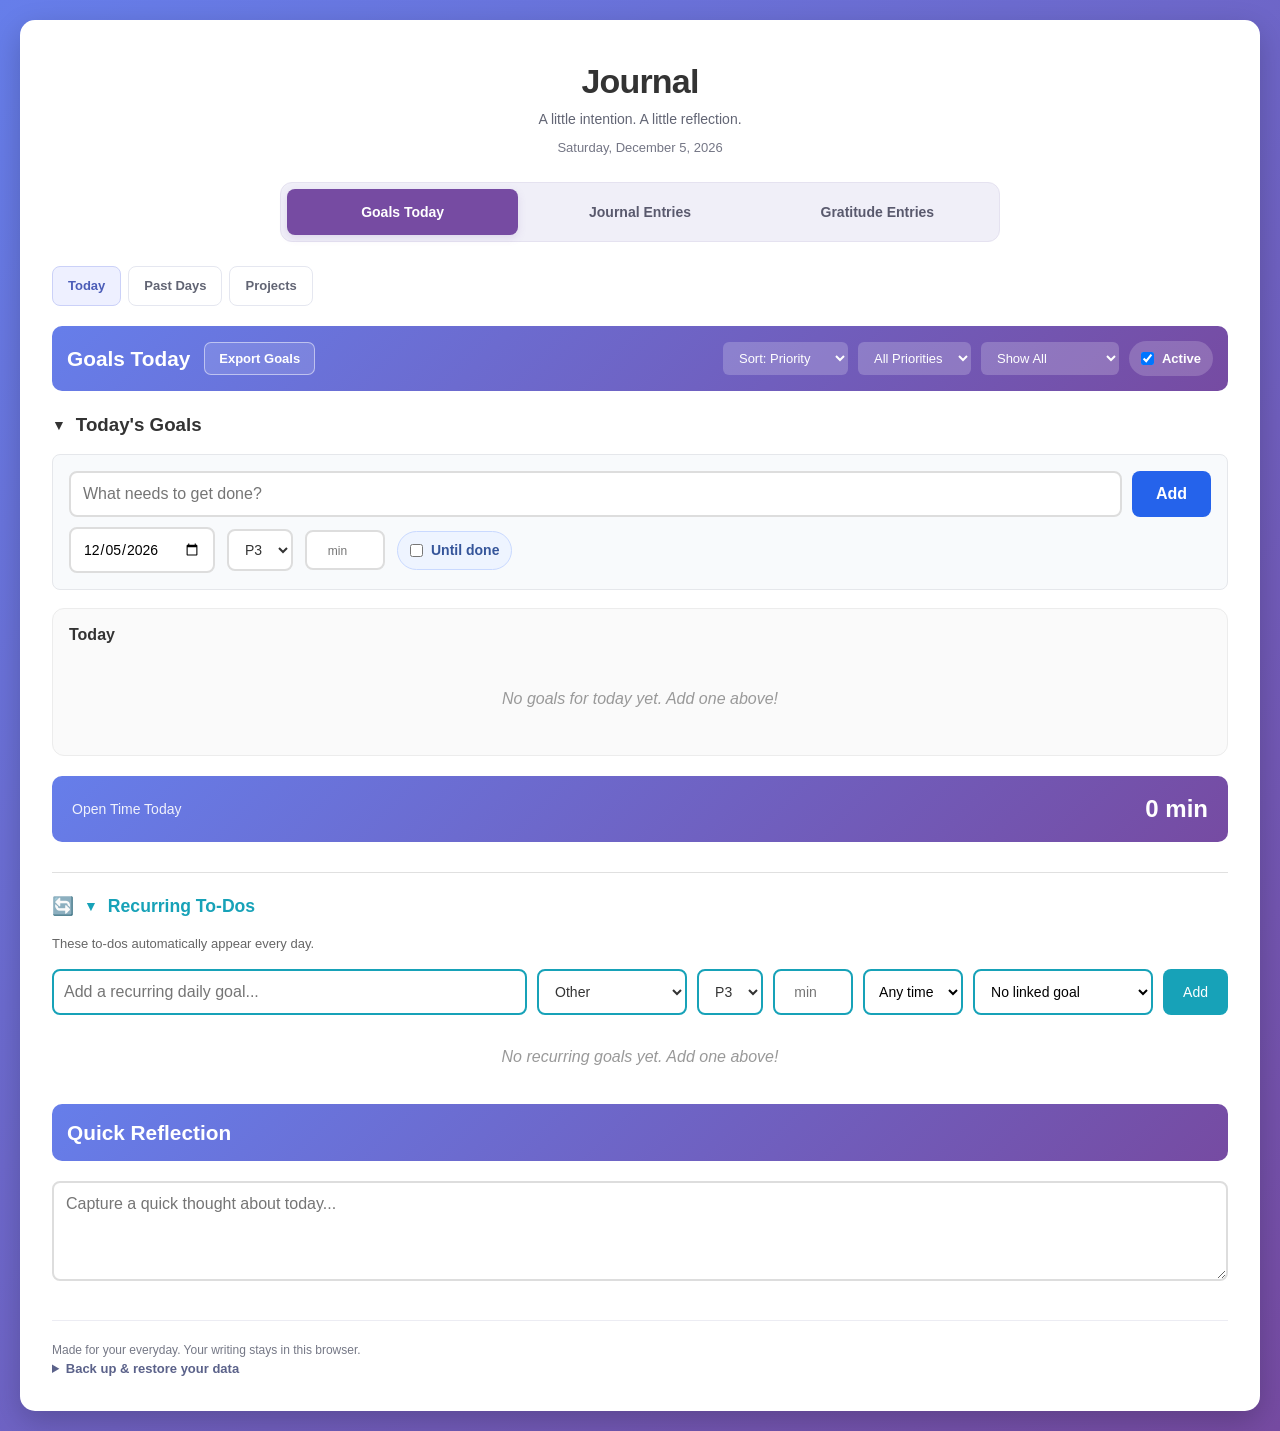
<file: index.html>
<!DOCTYPE html>
<html lang="en">
<head>
    <meta charset="UTF-8">
    <meta name="viewport" content="width=device-width, initial-scale=1.0">
    <title>Journal</title>
    <meta name="description" content="A little intention and reflection: daily goals, journal entries, and gratitude.">
    <meta name="theme-color" content="#667eea">
    <style>
        * {
            margin: 0;
            padding: 0;
            box-sizing: border-box;
        }

        body {
            font-family: 'Segoe UI', Tahoma, Geneva, Verdana, sans-serif;
            background: linear-gradient(135deg, #667eea 0%, #764ba2 100%);
            min-height: 100vh;
            padding: 20px;
        }

        .container {
            width: min(1500px, calc(100vw - 40px));
            max-width: 1500px;
            margin: 0 auto;
            background: white;
            border-radius: 15px;
            box-shadow: 0 10px 30px rgba(0, 0, 0, 0.2);
            padding: 30px;
        }

        h1 {
            color: #333;
            text-align: center;
            margin-bottom: 10px;
        }

        .date {
            text-align: center;
            color: #666;
            margin-bottom: 30px;
            font-size: 1.1em;
        }

        .nav-buttons {
            display: flex;
            justify-content: center;
            gap: 10px;
            margin-bottom: 30px;
        }

        .nav-btn {
            padding: 10px 20px;
            background: #667eea;
            color: white;
            border: none;
            border-radius: 8px;
            cursor: pointer;
            font-size: 14px;
            transition: background 0.3s;
        }

        .nav-btn:hover {
            background: #5568d3;
        }

        .nav-btn.active {
            background: #764ba2;
        }

        .section {
            display: none;
        }

        .section.active {
            display: block;
        }

        .shelved-section {
            display: none !important;
        }

        .category-header {
            background: linear-gradient(135deg, #667eea 0%, #764ba2 100%);
            color: white;
            padding: 15px;
            border-radius: 8px;
            margin-bottom: 20px;
            margin-top: 30px;
        }

        .category-header:first-child {
            margin-top: 0;
        }

        .category-header h2 {
            font-size: 1.3em;
        }

        .metric-item {
            background: #f8f9fa;
            padding: 20px;
            margin-bottom: 15px;
            border-radius: 8px;
            border-left: 4px solid #667eea;
        }

        .metric-header {
            display: flex;
            justify-content: space-between;
            align-items: center;
            margin-bottom: 15px;
        }

        .metric-name {
            font-size: 18px;
            font-weight: 600;
            color: #333;
        }

        .metric-score {
            font-size: 24px;
            font-weight: bold;
            color: #667eea;
            min-width: 60px;
            text-align: right;
        }

        .slider-container {
            display: flex;
            align-items: center;
            gap: 15px;
        }

        .slider {
            flex: 1;
            height: 8px;
            border-radius: 5px;
            outline: none;
            -webkit-appearance: none;
            background: linear-gradient(to right, #dc3545 0%, #ffc107 50%, #28a745 100%);
        }

        .slider::-webkit-slider-thumb {
            -webkit-appearance: none;
            appearance: none;
            width: 24px;
            height: 24px;
            border-radius: 50%;
            background: white;
            border: 3px solid #667eea;
            cursor: pointer;
            box-shadow: 0 2px 5px rgba(0,0,0,0.2);
        }

        .slider::-moz-range-thumb {
            width: 24px;
            height: 24px;
            border-radius: 50%;
            background: white;
            border: 3px solid #667eea;
            cursor: pointer;
            box-shadow: 0 2px 5px rgba(0,0,0,0.2);
        }

        .slider-labels {
            display: flex;
            justify-content: space-between;
            font-size: 12px;
            color: #666;
            margin-top: 5px;
        }

        .stats-grid {
            display: grid;
            grid-template-columns: repeat(auto-fit, minmax(200px, 1fr));
            gap: 20px;
            margin-top: 30px;
        }

        .stat-card {
            background: linear-gradient(135deg, #667eea 0%, #764ba2 100%);
            color: white;
            padding: 20px;
            border-radius: 10px;
            text-align: center;
        }

        .stat-value {
            font-size: 36px;
            font-weight: bold;
            margin-bottom: 5px;
        }

        .stat-label {
            font-size: 14px;
            opacity: 0.9;
        }

        .manage-section {
            margin-top: 20px;
        }

        .add-metric-form {
            background: #f8f9fa;
            padding: 20px;
            border-radius: 8px;
            margin-bottom: 20px;
        }

        .form-group {
            margin-bottom: 15px;
        }

        .form-group label {
            display: block;
            margin-bottom: 5px;
            color: #333;
            font-weight: 600;
        }

        .form-group input,
        .form-group select {
            width: 100%;
            padding: 10px;
            border: 2px solid #ddd;
            border-radius: 8px;
            font-size: 16px;
        }

        .form-group input:focus,
        .form-group select:focus {
            outline: none;
            border-color: #667eea;
        }

        .btn {
            padding: 12px 24px;
            background: #667eea;
            color: white;
            border: none;
            border-radius: 8px;
            font-size: 16px;
            cursor: pointer;
            transition: background 0.3s;
        }

        .btn:hover {
            background: #5568d3;
        }

        .btn-danger {
            background: #dc3545;
        }

        .btn-danger:hover {
            background: #c82333;
        }

        .metric-list-item {
            display: flex;
            justify-content: space-between;
            align-items: center;
            padding: 15px;
            background: #f8f9fa;
            margin-bottom: 10px;
            border-radius: 8px;
            cursor: grab;
            transition: all 0.2s;
            border-left: 4px solid transparent;
        }

        .metric-list-item:hover {
            border-left-color: #667eea;
        }

        .metric-list-item.dragging {
            opacity: 0.5;
            cursor: grabbing;
        }

        .metric-list-item.drag-over {
            border-top: 3px solid #667eea;
        }

        .metric-info {
            display: flex;
            align-items: center;
            gap: 10px;
            flex: 1;
        }

        .metric-drag-handle {
            color: #999;
            font-size: 18px;
            cursor: grab;
        }

        .metric-name-display {
            font-weight: 600;
        }

        .metric-category-display {
            color: #666;
            margin-left: 10px;
        }

        .metric-actions {
            display: flex;
            gap: 8px;
        }

        .btn-edit-metric {
            padding: 6px 12px;
            background: #667eea;
            color: white;
            border: none;
            border-radius: 6px;
            font-size: 13px;
            cursor: pointer;
        }

        .btn-edit-metric:hover {
            background: #5568d3;
        }

        .metric-edit-form {
            display: flex;
            gap: 10px;
            align-items: center;
            flex: 1;
        }

        .metric-edit-input {
            padding: 8px 12px;
            border: 2px solid #667eea;
            border-radius: 6px;
            font-size: 14px;
            flex: 1;
        }

        .metric-edit-select {
            padding: 8px 12px;
            border: 2px solid #ddd;
            border-radius: 6px;
            font-size: 14px;
        }

        .history-entry {
            background: #f8f9fa;
            padding: 15px;
            margin-bottom: 10px;
            border-radius: 8px;
            border-left: 4px solid #667eea;
        }

        .history-entry.editing {
            border-left-color: #28a745;
            background: #f0fff4;
        }

        .history-header {
            display: flex;
            justify-content: space-between;
            align-items: center;
            margin-bottom: 10px;
        }

        .history-date {
            font-weight: 600;
            color: #667eea;
        }

        .history-edit-btn {
            padding: 6px 14px;
            background: #667eea;
            color: white;
            border: none;
            border-radius: 6px;
            font-size: 13px;
            cursor: pointer;
            transition: background 0.3s;
        }

        .history-edit-btn:hover {
            background: #5568d3;
        }

        .history-edit-form {
            margin-top: 15px;
            padding-top: 15px;
            border-top: 1px solid #ddd;
        }

        .history-edit-metric {
            display: flex;
            align-items: center;
            gap: 15px;
            margin-bottom: 12px;
            padding: 10px;
            background: white;
            border-radius: 6px;
        }

        .history-edit-metric-name {
            min-width: 150px;
            font-weight: 500;
        }

        .history-edit-slider {
            flex: 1;
            height: 6px;
        }

        .history-edit-value {
            min-width: 50px;
            text-align: right;
            font-weight: 600;
            color: #667eea;
        }

        .history-edit-notes {
            width: 100%;
            min-height: 80px;
            padding: 10px;
            border: 2px solid #ddd;
            border-radius: 6px;
            font-size: 14px;
            margin-top: 10px;
            font-family: inherit;
        }

        .history-edit-notes:focus {
            outline: none;
            border-color: #667eea;
        }

        .history-edit-actions {
            display: flex;
            gap: 10px;
            margin-top: 15px;
        }

        .history-goals-edit {
            margin-top: 15px;
        }

        .history-goal-item-edit {
            display: flex;
            align-items: center;
            gap: 10px;
            padding: 8px;
            background: white;
            border-radius: 6px;
            margin-bottom: 8px;
        }

        .history-goal-status-select {
            padding: 6px 10px;
            border: 2px solid #ddd;
            border-radius: 6px;
            font-size: 13px;
        }

        .history-goal-text-input {
            flex: 1;
            min-width: 180px;
            padding: 8px 10px;
            border: 2px solid #ddd;
            border-radius: 6px;
            font-size: 14px;
        }

        .history-goal-quick-actions {
            display: flex;
            gap: 6px;
            flex-wrap: wrap;
        }

        .history-goal-quick-btn {
            padding: 7px 10px;
            border: none;
            border-radius: 6px;
            background: #eef1ff;
            color: #4459b4;
            font-size: 12px;
            font-weight: 600;
            cursor: pointer;
        }

        .history-goal-quick-btn.delete {
            background: #f8d7da;
            color: #9b1c31;
        }

        .history-scores {
            display: grid;
            grid-template-columns: repeat(auto-fill, minmax(200px, 1fr));
            gap: 10px;
        }

        .history-score-item {
            display: flex;
            justify-content: space-between;
            padding: 5px;
        }

        .history-summary-grid {
            display: grid;
            grid-template-columns: repeat(auto-fit, minmax(120px, 1fr));
            gap: 10px;
            margin-top: 14px;
        }

        .history-summary-pill {
            background: white;
            border: 1px solid #e6e9f7;
            border-radius: 10px;
            padding: 10px 12px;
        }

        .history-summary-value {
            display: block;
            font-weight: 700;
            color: #333;
        }

        .history-summary-label {
            display: block;
            font-size: 12px;
            color: #6b7280;
            margin-top: 2px;
        }

        .notes-section {
            margin-top: 20px;
        }

        .notes-textarea {
            width: 100%;
            min-height: 100px;
            padding: 12px;
            border: 2px solid #ddd;
            border-radius: 8px;
            font-size: 16px;
            font-family: inherit;
            resize: vertical;
        }

        .notes-textarea:focus {
            outline: none;
            border-color: #667eea;
        }

        .goals-section {
            margin-top: 8px;
        }

        .goal-input-container {
            display: flex;
            flex-direction: column;
            gap: 10px;
            margin-bottom: 18px;
            padding: 16px;
            background: #f8fafc;
            border: 1px solid #e5e7eb;
            border-radius: 8px;
        }

        .goal-options-row {
            display: flex;
            align-items: center;
            gap: 12px;
            flex-wrap: wrap;
        }

        .goal-toolbar-controls {
            display: flex;
            align-items: center;
            gap: 10px;
            flex-wrap: wrap;
        }

        .goal-toolbar-toggle {
            display: inline-flex;
            align-items: center;
            gap: 8px;
            padding: 8px 12px;
            border-radius: 999px;
            background: rgba(255, 255, 255, 0.18);
            color: white;
            font-size: 13px;
            font-weight: 600;
        }

        .goal-toolbar-toggle input {
            margin: 0;
        }

        .goal-priority-select {
            padding: 10px 12px;
            border: 2px solid #ddd;
            border-radius: 8px;
            font-size: 14px;
            background: white;
            color: #333;
        }

        .goal-category-select {
            padding: 10px 12px;
            border: 2px solid #ddd;
            border-radius: 8px;
            font-size: 14px;
            background: white;
            color: #333;
            min-width: 150px;
        }

        .goal-priority-select:focus,
        .goal-category-select:focus {
            outline: none;
            border-color: #667eea;
        }

        .goal-repeat-toggle {
            display: inline-flex;
            align-items: center;
            gap: 8px;
            padding: 8px 12px;
            background: #eef4ff;
            border: 1px solid #c9d9ff;
            border-radius: 999px;
            color: #35559a;
            font-size: 14px;
            font-weight: 600;
        }

        .goal-repeat-toggle input {
            margin: 0;
        }

        .goal-templates {
            display: flex;
            flex-wrap: wrap;
            gap: 8px;
        }

        .goal-template-btn {
            padding: 8px 12px;
            border: 1px solid #d7ddff;
            border-radius: 999px;
            background: #f5f7ff;
            color: #4459b4;
            font-size: 13px;
            font-weight: 600;
            cursor: pointer;
        }

        .goal-template-btn:hover {
            background: #e9eeff;
        }

        .goal-input {
            flex: 1;
            padding: 12px;
            border: 2px solid #ddd;
            border-radius: 8px;
            font-size: 16px;
        }

        .goal-input:focus {
            outline: none;
            border-color: #667eea;
        }

        .add-goal-btn {
            padding: 12px 24px;
            background: #2563eb;
            color: white;
            border: none;
            border-radius: 8px;
            font-size: 16px;
            font-weight: 700;
            cursor: pointer;
            transition: background 0.3s;
            white-space: nowrap;
        }

        .add-goal-btn:hover {
            background: #1d4ed8;
        }

        .goals-list {
            list-style: none;
        }

        .goal-item {
            background: #f8f9fa;
            padding: 15px;
            margin-bottom: 10px;
            border-radius: 8px;
            display: flex;
            align-items: center;
            flex-wrap: wrap;
            gap: 15px;
            border-left: 4px solid #ddd;
            transition: all 0.3s;
        }

        .goal-item.editing {
            align-items: stretch;
        }

        .goal-item.editing > * {
            flex: 1 1 160px;
        }

        .goal-item.incomplete {
            border-left-color: #dc3545;
        }

        .goal-item.partial {
            border-left-color: #ffc107;
        }

        .goal-item.complete {
            border-left-color: #28a745;
        }

        .goal-status-btn {
            min-width: 120px;
            padding: 8px 12px;
            border: none;
            border-radius: 6px;
            font-size: 14px;
            font-weight: 600;
            cursor: pointer;
            transition: all 0.3s;
            color: white;
        }

        .goal-status-btn.incomplete {
            background: #dc3545;
        }

        .goal-status-btn.partial {
            background: #ffc107;
            color: #333;
        }

        .goal-status-btn.complete {
            background: #28a745;
        }

        .goal-status-btn.skipped {
            background: #6c757d;
        }

        .goal-status-btn:hover {
            opacity: 0.8;
        }

        .goal-text {
            flex: 1;
            min-width: 0;
            font-size: 16px;
            color: #333;
        }

        .goal-item.complete .goal-text {
            text-decoration: line-through;
            opacity: 0.7;
        }

        .delete-goal-btn {
            padding: 8px 16px;
            background: #6c757d;
            color: white;
            border: none;
            border-radius: 6px;
            font-size: 14px;
            cursor: pointer;
            transition: background 0.3s;
        }

        .delete-goal-btn:hover {
            background: #5a6268;
        }

        .edit-goal-btn {
            padding: 8px 16px;
            background: #667eea;
            color: white;
            border: none;
            border-radius: 6px;
            font-size: 14px;
            cursor: pointer;
            transition: background 0.3s;
        }

        .edit-goal-btn:hover {
            background: #5568d3;
        }

        .goal-actions {
            display: flex;
            gap: 8px;
            flex-wrap: wrap;
            justify-content: flex-end;
        }

        .goal-edit-input {
            flex: 1;
            min-width: 180px;
            padding: 8px 12px;
            border: 2px solid #667eea;
            border-radius: 6px;
            font-size: 14px;
        }

        .goal-edit-input:focus {
            outline: none;
        }

        .save-goal-btn {
            padding: 8px 16px;
            background: #28a745;
            color: white;
            border: none;
            border-radius: 6px;
            font-size: 14px;
            cursor: pointer;
            transition: background 0.3s;
        }

        .save-goal-btn:hover {
            background: #218838;
        }

        .cancel-edit-btn {
            padding: 8px 16px;
            background: #6c757d;
            color: white;
            border: none;
            border-radius: 6px;
            font-size: 14px;
            cursor: pointer;
            transition: background 0.3s;
        }

        .cancel-edit-btn:hover {
            background: #5a6268;
        }

        .empty-goals {
            text-align: center;
            color: #999;
            padding: 30px;
            font-style: italic;
        }

        .goal-section-card {
            border-radius: 12px;
            padding: 14px 16px;
            margin-bottom: 20px;
        }

        .goal-section-card.until-complete {
            background: linear-gradient(135deg, #effaf4 0%, #f7fffb 100%);
            border: 1px solid #c9efd7;
        }

        .goal-section-card.recurring {
            background: linear-gradient(135deg, #eef9fc 0%, #f9feff 100%);
            border: 1px solid #cceff6;
        }

        .goal-section-card.one-off {
            background: #fafafa;
            border: 1px solid #ececec;
        }

        .goal-section-card h4 {
            margin-bottom: 6px;
        }

        .goal-section-note {
            color: #6b7280;
            font-size: 13px;
            margin-bottom: 12px;
        }

        .goal-aging-badge {
            font-size: 11px;
            background: #fff3cd;
            color: #8a5a00;
            padding: 2px 8px;
            border-radius: 10px;
            margin-left: 8px;
            font-weight: 700;
            white-space: nowrap;
        }

        .goal-category-badge {
            font-size: 11px;
            background: #eef2ff;
            color: #4459b4;
            padding: 2px 8px;
            border-radius: 10px;
            margin-left: 8px;
            white-space: nowrap;
            font-weight: 700;
        }

        .goal-category-group {
            margin-bottom: 16px;
            width: 100%;
            display: block;
            clear: both;
        }

        .goal-category-shell {
            list-style: none;
            margin: 0 0 16px 0;
            padding: 0;
            width: 100%;
        }

        .goal-category-group > ul,
        .goal-category-shell > ul {
            margin: 0;
            padding: 0;
        }

        .goal-category-header {
            display: flex;
            align-items: center;
            gap: 8px;
            margin: 8px 0 10px;
            font-size: 13px;
            font-weight: 700;
            color: #5f6b7a;
            text-transform: uppercase;
            letter-spacing: 0.04em;
        }

        .goal-category-header::before {
            content: '';
            width: 10px;
            height: 10px;
            border-radius: 999px;
            background: #c7d2fe;
            flex: 0 0 auto;
        }

        .goal-postpone-btn {
            padding: 8px 16px;
            background: #f1f3f5;
            color: #495057;
            border: none;
            border-radius: 6px;
            font-size: 14px;
            cursor: pointer;
            transition: background 0.3s;
        }

        .goal-postpone-btn:hover {
            background: #e2e6ea;
        }

        .danger-zone {
            margin-top: 40px;
            padding: 20px;
            background: #fff5f5;
            border: 2px solid #dc3545;
            border-radius: 8px;
        }

        .danger-zone h3 {
            color: #dc3545;
            margin-bottom: 10px;
        }

        .danger-zone p {
            color: #666;
            margin-bottom: 15px;
        }

        .btn-clear-all {
            background: #dc3545;
            padding: 12px 24px;
            color: white;
            border: none;
            border-radius: 8px;
            font-size: 16px;
            cursor: pointer;
            transition: background 0.3s;
        }

        .btn-clear-all:hover {
            background: #c82333;
        }

        .charts-section {
            margin-top: 40px;
        }

        /* Calendar Styles */
        .calendar-section {
            margin-top: 20px;
        }

        .calendar-header {
            display: flex;
            justify-content: space-between;
            align-items: center;
            gap: 10px;
            margin-bottom: 10px;
        }

        .calendar-title {
            font-size: 1.1em;
            font-weight: 600;
            color: #333;
        }

        .calendar-nav {
            display: flex;
            gap: 8px;
        }

        .calendar-btn {
            padding: 6px 12px;
            background: #667eea;
            color: white;
            border: none;
            border-radius: 6px;
            font-size: 13px;
            cursor: pointer;
            transition: background 0.3s;
        }

        .calendar-btn:hover {
            background: #5568d3;
        }

        .calendar-grid {
            display: grid;
            grid-template-columns: repeat(7, 1fr);
            gap: 8px;
        }

        .calendar-weekday {
            text-align: center;
            font-size: 12px;
            color: #666;
            padding: 6px 0;
        }

        .calendar-day {
            background: #f8f9fa;
            border-radius: 8px;
            padding: 10px 8px;
            min-height: 70px;
            border: 2px solid transparent;
            cursor: pointer;
            transition: all 0.2s;
            display: flex;
            flex-direction: column;
            gap: 6px;
        }

        .calendar-day:hover {
            border-color: #667eea;
            background: #f1f3ff;
        }

        .calendar-day.inactive {
            opacity: 0.4;
            cursor: default;
        }

        .calendar-day.today {
            border-color: #28a745;
            background: #f0fff4;
        }

        .calendar-day.selected {
            border-color: #667eea;
            background: #eef0ff;
        }

        .calendar-day-number {
            font-weight: 600;
            color: #333;
            font-size: 14px;
        }

        .calendar-badges {
            display: flex;
            flex-wrap: wrap;
            gap: 4px;
        }

        .calendar-badge {
            font-size: 10px;
            padding: 2px 6px;
            border-radius: 10px;
            color: white;
            background: #6c757d;
        }

        .calendar-badge.avg-high { background: #28a745; }
        .calendar-badge.avg-mid { background: #ffc107; color: #333; }
        .calendar-badge.avg-low { background: #dc3545; }
        .calendar-badge.goals { background: #17a2b8; }
        .calendar-badge.notes { background: #764ba2; }

        .calendar-detail {
            margin-top: 15px;
            background: #f8f9fa;
            border-radius: 10px;
            padding: 15px;
            border-left: 4px solid #667eea;
        }

        .calendar-detail h4 {
            margin-bottom: 8px;
            color: #333;
        }

        .calendar-detail-actions {
            display: flex;
            gap: 8px;
            margin-top: 10px;
            flex-wrap: wrap;
        }

        @media (max-width: 600px) {
            .calendar-grid {
                gap: 6px;
            }
            .calendar-day {
                min-height: 60px;
                padding: 8px 6px;
            }
        }

        .charts-grid {
            display: grid;
            grid-template-columns: 1fr;
            gap: 30px;
            margin-top: 20px;
        }

        .chart-container {
            background: #f8f9fa;
            padding: 20px;
            border-radius: 12px;
            border-left: 4px solid #667eea;
        }

        .chart-title {
            font-size: 18px;
            font-weight: 600;
            color: #333;
            margin-bottom: 15px;
            text-align: center;
        }

        .chart-wrapper {
            position: relative;
            height: 300px;
            width: 100%;
        }

        .chart-row {
            display: grid;
            grid-template-columns: repeat(auto-fit, minmax(400px, 1fr));
            gap: 30px;
        }

        .insight-card {
            background: #f8f9fa;
            border-radius: 12px;
            border-left: 4px solid #667eea;
            padding: 18px;
            margin-bottom: 18px;
        }

        .insight-card h3 {
            margin-bottom: 8px;
            color: #333;
        }

        .insight-grid {
            display: grid;
            grid-template-columns: repeat(auto-fit, minmax(180px, 1fr));
            gap: 12px;
            margin-top: 14px;
        }

        .insight-stat {
            background: white;
            border-radius: 10px;
            padding: 14px;
            border: 1px solid #ececec;
        }

        .insight-stat-value {
            font-size: 24px;
            font-weight: 700;
            color: #333;
        }

        .insight-stat-label {
            color: #6b7280;
            font-size: 13px;
            margin-top: 4px;
        }

        .insight-list {
            margin-top: 12px;
            padding-left: 18px;
            color: #444;
        }

        .insight-list li {
            margin-bottom: 6px;
        }

        @media (max-width: 768px) {
            .chart-row {
                grid-template-columns: 1fr;
            }
            .chart-wrapper {
                height: 250px;
            }
            .history-goal-item-edit {
                flex-direction: column;
                align-items: stretch;
            }
        }

        .no-chart-data {
            text-align: center;
            color: #999;
            padding: 40px;
            font-style: italic;
        }

        /* Long-Term Goals Styles */
        .add-longterm-form {
            background: #f8f9fa;
            padding: 20px;
            border-radius: 8px;
            margin-bottom: 20px;
        }

        .add-longterm-form h3 {
            margin-bottom: 15px;
            color: #333;
        }

        .form-row {
            display: grid;
            grid-template-columns: 1fr 1fr;
            gap: 15px;
        }

        .subgoal-input-list {
            display: flex;
            flex-direction: column;
            gap: 10px;
        }

        .subgoal-input-row {
            display: flex;
            gap: 10px;
            align-items: center;
        }

        .subgoal-input-field {
            flex: 1;
            padding: 10px 12px;
            border: 2px solid #ddd;
            border-radius: 8px;
            font-size: 14px;
        }

        .subgoal-input-field:focus {
            outline: none;
            border-color: #667eea;
        }

        .subgoal-remove-btn {
            padding: 10px 14px;
            background: #6c757d;
            color: white;
            border: none;
            border-radius: 8px;
            cursor: pointer;
            font-size: 13px;
        }

        .subgoal-add-btn {
            align-self: flex-start;
        }

        @media (max-width: 600px) {
            .form-row {
                grid-template-columns: 1fr;
            }

            .subgoal-input-row {
                flex-direction: column;
                align-items: stretch;
            }
        }

        .longterm-goal-card {
            background: #f8f9fa;
            border-radius: 12px;
            padding: 20px;
            margin-bottom: 20px;
            border-left: 4px solid #667eea;
        }

        .longterm-goal-card.completed {
            border-left-color: #28a745;
            opacity: 0.8;
        }

        .longterm-goal-header {
            display: flex;
            justify-content: space-between;
            align-items: flex-start;
            margin-bottom: 10px;
        }

        .longterm-goal-title {
            font-size: 20px;
            font-weight: 600;
            color: #333;
        }

        .longterm-goal-status {
            padding: 4px 12px;
            border-radius: 20px;
            font-size: 12px;
            font-weight: 600;
            text-transform: uppercase;
        }

        .longterm-goal-status.not_started {
            background: #e9ecef;
            color: #666;
        }

        .longterm-goal-status.in_progress {
            background: #cce5ff;
            color: #004085;
        }

        .longterm-goal-status.completed {
            background: #d4edda;
            color: #155724;
        }

        .longterm-goal-description {
            color: #666;
            margin-bottom: 15px;
            font-style: italic;
        }

        .longterm-goal-meta {
            display: flex;
            gap: 20px;
            margin-bottom: 15px;
            flex-wrap: wrap;
        }

        .longterm-goal-meta-item {
            font-size: 14px;
            color: #666;
        }

        .longterm-goal-meta-item strong {
            color: #333;
        }

        .progress-container {
            margin-bottom: 15px;
        }

        .progress-header {
            display: flex;
            justify-content: space-between;
            margin-bottom: 5px;
            font-size: 14px;
        }

        .progress-bar-bg {
            background: #e9ecef;
            border-radius: 10px;
            height: 20px;
            overflow: hidden;
        }

        .progress-bar-fill {
            height: 100%;
            border-radius: 10px;
            background: linear-gradient(135deg, #667eea 0%, #764ba2 100%);
            transition: width 0.3s ease;
        }

        .progress-bar-fill.high {
            background: linear-gradient(135deg, #28a745 0%, #20c997 100%);
        }

        .subgoals-section {
            margin-top: 15px;
            padding-top: 15px;
            border-top: 1px solid #ddd;
        }

        .subgoals-title {
            font-weight: 600;
            margin-bottom: 10px;
            color: #333;
            font-size: 14px;
        }

        .subgoal-item {
            display: flex;
            align-items: center;
            gap: 10px;
            padding: 8px 0;
        }

        .subgoal-checkbox {
            width: 20px;
            height: 20px;
            cursor: pointer;
        }

        .subgoal-text {
            flex: 1;
            font-size: 14px;
        }

        .subgoal-text.completed {
            text-decoration: line-through;
            color: #999;
        }

        .longterm-goal-actions {
            display: flex;
            gap: 10px;
            margin-top: 15px;
            padding-top: 15px;
            border-top: 1px solid #ddd;
        }

        .btn-small {
            padding: 8px 16px;
            font-size: 14px;
            border: none;
            border-radius: 6px;
            cursor: pointer;
            transition: all 0.3s;
        }

        .btn-edit {
            background: #667eea;
            color: white;
        }

        .btn-edit:hover {
            background: #5568d3;
        }

        .btn-delete-lt {
            background: #dc3545;
            color: white;
        }

        .btn-delete-lt:hover {
            background: #c82333;
        }

        .linked-goals-section {
            margin-top: 15px;
            padding-top: 15px;
            border-top: 1px solid #ddd;
        }

        .linked-goals-title {
            font-weight: 600;
            margin-bottom: 10px;
            color: #333;
            font-size: 14px;
        }

        .linked-goal-item {
            display: flex;
            align-items: center;
            gap: 8px;
            padding: 5px 0;
            font-size: 14px;
            color: #666;
        }

        .linked-goal-status {
            width: 10px;
            height: 10px;
            border-radius: 50%;
        }

        .linked-goal-status.incomplete { background: #dc3545; }
        .linked-goal-status.partial { background: #ffc107; }
        .linked-goal-status.complete { background: #28a745; }

        .empty-longterm {
            text-align: center;
            color: #999;
            padding: 40px;
            font-style: italic;
        }

        /* Link goal dropdown in daily goals */
        .goal-input-row {
            display: flex;
            gap: 10px;
            margin-bottom: 10px;
        }

        .goal-quick-add-row {
            display: flex;
            gap: 10px;
            align-items: stretch;
        }

        .goal-link-select {
            padding: 12px;
            border: 2px solid #ddd;
            border-radius: 8px;
            font-size: 14px;
            background: white;
            min-width: 180px;
        }

        .goal-link-select:focus {
            outline: none;
            border-color: #667eea;
        }

        .goal-date-input {
            padding: 12px;
            border: 2px solid #ddd;
            border-radius: 8px;
            font-size: 14px;
            background: white;
            min-width: 140px;
        }

        .goal-date-input:focus {
            outline: none;
            border-color: #667eea;
        }

        .goal-filter-select {
            padding: 8px 12px;
            border: none;
            border-radius: 6px;
            font-size: 13px;
            background: rgba(255, 255, 255, 0.2);
            color: white;
            cursor: pointer;
        }

        .goal-filter-select option {
            background: white;
            color: #333;
        }

        .upcoming-goals-section {
            margin-top: 25px;
            padding-top: 20px;
            border-top: 2px dashed #ddd;
        }

        .upcoming-goals-title {
            color: #667eea;
            margin-bottom: 15px;
            font-size: 16px;
        }

        .goal-date-badge {
            font-size: 11px;
            background: #e9ecef;
            color: #666;
            padding: 2px 8px;
            border-radius: 10px;
            margin-left: 8px;
            white-space: nowrap;
        }

        .goal-linked-badge {
            font-size: 11px;
            background: linear-gradient(135deg, #667eea 0%, #764ba2 100%);
            color: white;
            padding: 2px 8px;
            border-radius: 10px;
            margin-left: 8px;
            white-space: nowrap;
        }

        .goal-recurring-badge {
            font-size: 11px;
            background: #17a2b8;
            color: white;
            padding: 2px 8px;
            border-radius: 10px;
            margin-left: 8px;
            white-space: nowrap;
        }

        .goal-carryover-badge {
            font-size: 11px;
            background: #dff6eb;
            color: #1f7a4d;
            padding: 2px 8px;
            border-radius: 10px;
            margin-left: 8px;
            white-space: nowrap;
            font-weight: 600;
        }

        .goal-priority-badge {
            font-size: 11px;
            padding: 2px 8px;
            border-radius: 10px;
            margin-left: 8px;
            white-space: nowrap;
            font-weight: 700;
        }

        .goal-priority-badge.priority-1 {
            background: #ffe3e3;
            color: #c92a2a;
        }

        .goal-priority-badge.priority-2 {
            background: #fff3bf;
            color: #8f5b00;
        }

        .goal-priority-badge.priority-3 {
            background: #e7f5ff;
            color: #1864ab;
        }

        .recurring-goals-section {
            margin-top: 30px;
            padding-top: 20px;
            border-top: 1px solid #e0e0e0;
        }

        .recurring-goals-title {
            font-size: 1.1em;
            color: #17a2b8;
            margin-bottom: 15px;
            display: flex;
            align-items: center;
            gap: 8px;
        }

        .recurring-goals-title::before {
            content: "🔄";
        }

        .recurring-input-container {
            display: flex;
            gap: 10px;
            margin-bottom: 15px;
            flex-wrap: wrap;
        }

        .recurring-input {
            flex: 1;
            min-width: 200px;
            padding: 10px;
            border: 2px solid #17a2b8;
            border-radius: 8px;
            font-size: 14px;
        }

        .recurring-input:focus {
            outline: none;
            border-color: #138496;
        }

        .add-recurring-btn {
            padding: 10px 20px;
            background: #17a2b8;
            color: white;
            border: none;
            border-radius: 8px;
            font-size: 14px;
            cursor: pointer;
            transition: background 0.3s;
            white-space: nowrap;
        }

        .add-recurring-btn:hover {
            background: #138496;
        }

        .recurring-goals-list {
            list-style: none;
        }

        .recurring-goal-item {
            background: #e8f4f8;
            padding: 12px 15px;
            margin-bottom: 8px;
            border-radius: 8px;
            display: flex;
            align-items: center;
            flex-wrap: wrap;
            gap: 12px;
            border-left: 4px solid #17a2b8;
            width: 100%;
        }

        .recurring-goal-text {
            flex: 1;
            font-size: 14px;
            color: #333;
        }

        .delete-recurring-btn {
            padding: 6px 12px;
            background: #6c757d;
            color: white;
            border: none;
            border-radius: 6px;
            font-size: 12px;
            cursor: pointer;
            transition: background 0.3s;
        }

        .delete-recurring-btn:hover {
            background: #5a6268;
        }

        .goal-streak-badge {
            display: inline-block;
            padding: 2px 8px;
            background: #ff9800;
            color: white;
            border-radius: 12px;
            font-size: 11px;
            font-weight: 600;
            margin-left: 6px;
        }

        .edit-recurring-btn {
            padding: 6px 12px;
            background: #17a2b8;
            color: white;
            border: none;
            border-radius: 6px;
            font-size: 12px;
            cursor: pointer;
            transition: background 0.3s;
        }

        .edit-recurring-btn:hover {
            background: #138496;
        }

        .recurring-time-select {
            padding: 10px;
            border: 2px solid #17a2b8;
            border-radius: 8px;
            font-size: 14px;
            background: white;
            min-width: 100px;
        }

        .recurring-time-select:focus {
            outline: none;
            border-color: #138496;
        }

        .goal-time-badge {
            font-size: 11px;
            padding: 2px 8px;
            border-radius: 10px;
            margin-left: 8px;
            white-space: nowrap;
        }

        .goal-time-badge.morning {
            background: #ffc107;
            color: #333;
        }

        .goal-time-badge.day {
            background: #28a745;
            color: white;
        }

        .goal-time-badge.night {
            background: #6f42c1;
            color: white;
        }

        .recurring-edit-form {
            display: flex;
            gap: 8px;
            flex-wrap: wrap;
            align-items: center;
            width: 100%;
        }

        .recurring-edit-input {
            flex: 1;
            min-width: 150px;
            padding: 8px;
            border: 2px solid #17a2b8;
            border-radius: 6px;
            font-size: 14px;
        }

        .recurring-edit-input:focus {
            outline: none;
        }

        .goal-time-input {
            width: 80px;
            padding: 10px;
            border: 2px solid #ddd;
            border-radius: 8px;
            font-size: 14px;
            text-align: center;
        }

        .goal-time-input:focus {
            outline: none;
            border-color: #667eea;
        }

        .goal-time-input::placeholder {
            font-size: 12px;
        }

        .recurring-time-input {
            width: 80px;
            padding: 10px;
            border: 2px solid #17a2b8;
            border-radius: 8px;
            font-size: 14px;
            text-align: center;
        }

        .recurring-time-input:focus {
            outline: none;
            border-color: #138496;
        }

        .goal-duration-badge {
            font-size: 11px;
            background: #6c757d;
            color: white;
            padding: 2px 8px;
            border-radius: 10px;
            margin-left: 8px;
            white-space: nowrap;
        }

        .total-time-container {
            background: linear-gradient(135deg, #667eea 0%, #764ba2 100%);
            color: white;
            padding: 15px 20px;
            border-radius: 10px;
            margin-bottom: 20px;
            display: flex;
            justify-content: space-between;
            align-items: center;
        }

        .total-time-label {
            font-size: 14px;
            opacity: 0.9;
        }

        .total-time-value {
            font-size: 24px;
            font-weight: bold;
        }

        /* Overdue Goals Styles */
        .overdue-goals-section {
            background: #fff3cd;
            border: 2px solid #ffc107;
            border-radius: 10px;
            padding: 20px;
            margin-bottom: 25px;
        }

        .overdue-goals-header {
            display: flex;
            justify-content: space-between;
            align-items: center;
            margin-bottom: 15px;
        }

        .overdue-goals-title {
            color: #856404;
            font-size: 18px;
            font-weight: 600;
            margin: 0;
        }

        .overdue-count {
            background: #ffc107;
            color: #856404;
            padding: 4px 12px;
            border-radius: 20px;
            font-weight: 600;
            font-size: 14px;
        }

        .overdue-goal-item {
            background: white;
            padding: 15px;
            margin-bottom: 10px;
            border-radius: 8px;
            display: flex;
            align-items: center;
            flex-wrap: wrap;
            gap: 15px;
            border-left: 4px solid #ffc107;
            transition: all 0.3s;
            width: 100%;
        }

        .overdue-goal-date {
            font-size: 12px;
            color: #856404;
            font-weight: 600;
            min-width: 80px;
        }

        .overdue-goal-text {
            flex: 1;
            color: #333;
        }

        .overdue-actions {
            display: flex;
            gap: 8px;
            flex-wrap: wrap;
            justify-content: flex-end;
        }

        .move-to-today-btn {
            padding: 8px 16px;
            background: #28a745;
            color: white;
            border: none;
            border-radius: 6px;
            font-size: 14px;
            cursor: pointer;
            transition: background 0.3s;
            white-space: nowrap;
        }

        .move-to-today-btn:hover {
            background: #218838;
        }

        .carry-overdue-btn {
            padding: 8px 16px;
            background: #198754;
            color: white;
            border: none;
            border-radius: 6px;
            font-size: 14px;
            cursor: pointer;
            transition: background 0.3s;
            white-space: nowrap;
        }

        .carry-overdue-btn:hover {
            background: #157347;
        }

        .skip-overdue-btn {
            padding: 8px 16px;
            background: #6c757d;
            color: white;
            border: none;
            border-radius: 6px;
            font-size: 14px;
            cursor: pointer;
            transition: background 0.3s;
            white-space: nowrap;
        }

        .skip-overdue-btn:hover {
            background: #5a6268;
        }

        .reschedule-btn {
            padding: 8px 16px;
            background: #17a2b8;
            color: white;
            border: none;
            border-radius: 6px;
            font-size: 14px;
            cursor: pointer;
            transition: background 0.3s;
            white-space: nowrap;
        }

        .reschedule-btn:hover {
            background: #138496;
        }

        .complete-overdue-btn {
            padding: 8px 16px;
            background: #667eea;
            color: white;
            border: none;
            border-radius: 6px;
            font-size: 14px;
            cursor: pointer;
            transition: background 0.3s;
            white-space: nowrap;
        }

        .complete-overdue-btn:hover {
            background: #5568d3;
        }

        /* Journal Styles */
        .journal-today {
            background: #f8f9fa;
            padding: 25px;
            border-radius: 12px;
            border-left: 4px solid #667eea;
            margin-bottom: 30px;
        }

        .journal-date-header {
            display: flex;
            justify-content: space-between;
            align-items: center;
            margin-bottom: 15px;
            flex-wrap: wrap;
            gap: 10px;
        }

        .journal-date-header h3 {
            color: #333;
            margin: 0;
        }

        .view-day-btn {
            padding: 8px 16px;
            background: linear-gradient(135deg, #667eea 0%, #764ba2 100%);
            color: white;
            border: none;
            border-radius: 6px;
            font-size: 14px;
            cursor: pointer;
            transition: opacity 0.3s;
        }

        .view-day-btn:hover {
            opacity: 0.9;
        }

        .journal-rich-editor {
            width: 100%;
            overflow: hidden;
            border: 2px solid #d8dbe2;
            border-radius: 10px;
            background: white;
            margin-bottom: 15px;
            transition: border-color 0.2s, box-shadow 0.2s;
        }

        .journal-rich-editor:focus-within {
            border-color: #667eea;
            box-shadow: 0 0 0 3px rgba(102, 126, 234, 0.14);
        }

        .journal-editor-toolbar {
            display: flex;
            align-items: center;
            flex-wrap: wrap;
            gap: 6px;
            padding: 9px;
            border-bottom: 1px solid #d8dbe2;
            background: #f4f5f8;
        }

        .journal-toolbar-group {
            display: flex;
            align-items: center;
            gap: 4px;
            padding-right: 6px;
            margin-right: 2px;
            border-right: 1px solid #d8dbe2;
        }

        .journal-toolbar-group:last-child {
            padding-right: 0;
            margin-right: 0;
            border-right: none;
        }

        .journal-toolbar-btn,
        .journal-toolbar-select {
            min-height: 34px;
            border: 1px solid #c9cdd6;
            border-radius: 6px;
            background: white;
            color: #30343b;
            font: inherit;
        }

        .journal-toolbar-btn {
            min-width: 34px;
            padding: 5px 9px;
            cursor: pointer;
            font-size: 14px;
            line-height: 1;
        }

        .journal-toolbar-btn:hover,
        .journal-toolbar-btn.active {
            border-color: #667eea;
            background: #e8ecff;
            color: #3f51b5;
        }

        .journal-toolbar-btn:focus-visible,
        .journal-toolbar-select:focus-visible {
            outline: 3px solid rgba(102, 126, 234, 0.3);
            outline-offset: 1px;
        }

        .journal-toolbar-select {
            max-width: 145px;
            padding: 5px 8px;
            cursor: pointer;
            font-size: 13px;
        }

        .journal-rich-input {
            width: 100%;
            min-height: 210px;
            max-height: 65vh;
            overflow-y: auto;
            padding: 16px;
            outline: none;
            color: #333;
            font-size: 16px;
            line-height: 1.65;
            overflow-wrap: anywhere;
        }

        .journal-rich-input.compact {
            min-height: 150px;
        }

        .journal-rich-input:empty::before {
            content: attr(data-placeholder);
            color: #9297a1;
            pointer-events: none;
        }

        .journal-rich-input h2,
        .journal-entry-content h2 {
            margin: 0.7em 0 0.35em;
            font-size: 1.45em;
        }

        .journal-rich-input h3,
        .journal-entry-content h3 {
            margin: 0.65em 0 0.3em;
            font-size: 1.2em;
        }

        .journal-rich-input blockquote,
        .journal-entry-content blockquote {
            margin: 0.7em 0;
            padding: 0.25em 0 0.25em 1em;
            border-left: 4px solid #b9c3ff;
            color: #5d6470;
        }

        .journal-rich-input ul,
        .journal-rich-input ol,
        .journal-entry-content ul,
        .journal-entry-content ol {
            margin: 0.55em 0;
            padding-left: 1.8em;
        }

        .journal-rich-input ul[data-list-style="disc"],
        .journal-entry-content ul[data-list-style="disc"] { list-style-type: disc; }

        .journal-rich-input ul[data-list-style="circle"],
        .journal-entry-content ul[data-list-style="circle"] { list-style-type: circle; }

        .journal-rich-input ul[data-list-style="square"],
        .journal-entry-content ul[data-list-style="square"] { list-style-type: square; }

        .journal-rich-input ol[data-list-style="decimal"],
        .journal-entry-content ol[data-list-style="decimal"] { list-style-type: decimal; }

        .journal-rich-input ol[data-list-style="lower-alpha"],
        .journal-entry-content ol[data-list-style="lower-alpha"] { list-style-type: lower-alpha; }

        .journal-rich-input ol[data-list-style="upper-roman"],
        .journal-entry-content ol[data-list-style="upper-roman"] { list-style-type: upper-roman; }

        .save-journal-btn {
            padding: 12px 24px;
            background: #28a745;
            color: white;
            border: none;
            border-radius: 8px;
            font-size: 16px;
            cursor: pointer;
            transition: background 0.3s;
        }

        .save-journal-btn:hover {
            background: #218838;
        }

        .journal-save-status {
            display: none;
            color: #666;
            font-size: 14px;
            margin-bottom: 10px;
            padding: 8px 12px;
            background: #f8f9fa;
            border-radius: 6px;
            border-left: 3px solid #28a745;
        }

        .journal-entries-list {
            display: flex;
            flex-direction: column;
            gap: 15px;
        }

        .multi-journal-form,
        .multi-journal-list {
            display: flex;
            flex-direction: column;
            gap: 15px;
        }

        .multi-journal-card {
            background: white;
            border: 1px solid #e0e0e0;
            border-radius: 12px;
            padding: 20px;
            border-left: 4px solid #764ba2;
        }

        .multi-journal-meta {
            color: #666;
            font-size: 14px;
            margin-top: 6px;
        }

        .multi-journal-title {
            font-weight: 700;
            color: #333;
            font-size: 18px;
        }

        .multi-journal-empty {
            text-align: center;
            color: #999;
            padding: 30px;
            font-style: italic;
            background: #f8f9fa;
            border-radius: 12px;
        }

        .journal-entry-card {
            background: white;
            border: 1px solid #e0e0e0;
            border-radius: 12px;
            padding: 20px;
            border-left: 4px solid #667eea;
        }

        .journal-entry-header {
            display: flex;
            justify-content: space-between;
            align-items: center;
            margin-bottom: 12px;
            flex-wrap: wrap;
            gap: 10px;
        }

        .journal-entry-date {
            font-weight: 600;
            color: #333;
            font-size: 16px;
        }

        .journal-entry-actions {
            display: flex;
            gap: 8px;
        }

        .journal-entry-content {
            color: #555;
            line-height: 1.6;
            overflow-wrap: anywhere;
        }

        .journal-entry-preview {
            color: #555;
            line-height: 1.6;
            max-height: 100px;
            overflow: hidden;
            position: relative;
        }

        .journal-entry-preview.collapsed::after {
            content: '';
            position: absolute;
            bottom: 0;
            left: 0;
            right: 0;
            height: 40px;
            background: linear-gradient(transparent, white);
        }

        .expand-btn {
            padding: 6px 12px;
            background: #6c757d;
            color: white;
            border: none;
            border-radius: 6px;
            font-size: 12px;
            cursor: pointer;
            margin-top: 8px;
        }

        .expand-btn:hover {
            background: #5a6268;
        }

        .edit-journal-btn {
            padding: 6px 12px;
            background: #667eea;
            color: white;
            border: none;
            border-radius: 6px;
            font-size: 12px;
            cursor: pointer;
        }

        .edit-journal-btn:hover {
            background: #5568d3;
        }

        .delete-journal-btn {
            padding: 6px 12px;
            background: #dc3545;
            color: white;
            border: none;
            border-radius: 6px;
            font-size: 12px;
            cursor: pointer;
        }

        .delete-journal-btn:hover {
            background: #c82333;
        }

        .empty-journal {
            text-align: center;
            color: #999;
            padding: 40px;
            font-style: italic;
        }

        .undo-toast {
            position: fixed;
            right: 20px;
            bottom: 20px;
            max-width: 360px;
            background: #1f2937;
            color: white;
            padding: 14px 16px;
            border-radius: 12px;
            box-shadow: 0 12px 30px rgba(0, 0, 0, 0.25);
            display: none;
            align-items: center;
            gap: 12px;
            z-index: 1000;
        }

        .undo-toast.show {
            display: flex;
        }

        .undo-toast-message {
            flex: 1;
            font-size: 14px;
            line-height: 1.4;
        }

        .undo-toast button {
            border: none;
            border-radius: 8px;
            padding: 8px 12px;
            cursor: pointer;
            font-weight: 700;
        }

        .undo-toast .undo-btn {
            background: #dbeafe;
            color: #1d4ed8;
        }

        .undo-toast .dismiss-btn {
            background: #374151;
            color: white;
        }

        @media (max-width: 600px) {
            body {
                padding: 0;
                background: white;
            }

            .container {
                width: 100%;
                min-height: 100vh;
                border-radius: 0;
                box-shadow: none;
                padding: 14px;
            }

            h1 {
                font-size: 24px;
                text-align: left;
            }

            .date {
                text-align: left;
                margin-bottom: 16px;
                font-size: 14px;
            }

            .nav-buttons {
                justify-content: flex-start;
                overflow-x: auto;
                gap: 8px;
                margin-bottom: 18px;
                padding-bottom: 4px;
            }

            .nav-btn {
                flex: 0 0 auto;
                padding: 9px 12px;
                font-size: 13px;
            }

            .category-header {
                padding: 12px;
                margin-top: 18px;
                margin-bottom: 12px;
            }

            .category-header h2 {
                font-size: 18px;
            }

            .goal-toolbar-controls {
                width: 100%;
                margin-top: 10px;
            }

            .goal-filter-select,
            .goal-toolbar-toggle {
                flex: 1 1 44%;
            }

            .goal-quick-add-row {
                flex-direction: column;
            }

            .goal-input-container {
                padding: 12px;
            }

            .goal-input-row {
                flex-direction: column;
            }

            .goal-options-row > * {
                flex: 1 1 42%;
            }

            .goal-time-input,
            .goal-date-input,
            .goal-priority-select,
            .goal-category-select {
                width: 100%;
                min-width: 0;
            }

            .add-goal-btn {
                width: 100%;
            }

            .goal-link-select {
                min-width: 100%;
            }
            .goal-item,
            .goal-item.editing {
                flex-direction: column;
                align-items: stretch;
            }
            .goal-item.editing > * {
                flex: 1 1 auto;
                width: 100%;
            }
            .goal-actions {
                justify-content: stretch;
            }
            .goal-actions button {
                flex: 1 1 auto;
            }
            .journal-today,
            .journal-add-past,
            .multi-journal-card,
            .journal-entry-card {
                padding: 14px !important;
            }
            .journal-editor-toolbar {
                flex-wrap: nowrap;
                overflow-x: auto;
                padding: 7px;
                -webkit-overflow-scrolling: touch;
            }
            .journal-toolbar-group {
                flex: 0 0 auto;
            }
            .journal-rich-input {
                min-height: 190px;
                padding: 13px;
                font-size: 16px;
            }
            .journal-entry-actions {
                width: 100%;
                flex-wrap: wrap;
            }
            .undo-toast {
                left: 16px;
                right: 16px;
                max-width: none;
            }
        }

        /* Collapsible section styles */
        .collapsible-header {
            cursor: pointer;
            user-select: none;
            transition: opacity 0.2s;
        }

        .collapsible-header:hover {
            opacity: 0.8;
        }

        .collapse-arrow {
            font-size: 14px;
            transition: transform 0.3s ease;
            display: inline-block;
        }

        .collapse-arrow.collapsed {
            transform: rotate(-90deg);
        }

        .collapsible-content {
            max-height: none;
            overflow: visible;
            transition: max-height 0.3s ease, opacity 0.3s ease;
            opacity: 1;
        }

        .collapsible-content.collapsed {
            max-height: 0;
            opacity: 0;
            overflow: hidden;
        }
    </style>
    <link rel="stylesheet" href="journal.css?v=2">
</head>
<body>
    <div class="container">
        <header class="app-header">
            <div class="app-title-row"><h1>Journal</h1></div>
            <p class="app-kicker">A little intention. A little reflection.</p>
            <div class="date" id="currentDate"></div>
        </header>
        <nav class="nav-buttons" aria-label="Main pages">
            <button class="nav-btn active" data-page="today" aria-current="page" onclick="showSection('today')">Goals Today</button>
            <button class="nav-btn" data-page="journal" onclick="showSection('journal')">Journal Entries</button>
            <button class="nav-btn" data-page="gratitude" onclick="showSection('gratitude')">Gratitude Entries</button>
        </nav>
        <nav class="goal-subnav" id="goalSubnav" aria-label="Goal views">
            <button class="goal-view-btn active" data-goal-view="today" aria-current="page" onclick="showSection('today')">Today</button>
            <button class="goal-view-btn" data-goal-view="history" onclick="showSection('history')">Past Days</button>
            <button class="goal-view-btn" data-goal-view="longterm" onclick="showSection('longterm')">Projects</button>
        </nav>

        <!-- Today Section -->
        <div id="today-section" class="section active">
            <!-- Metrics ratings section shelved.
            <div id="metricsContainer"></div>
            -->

            <div class="goals-section">
                <div class="category-header" style="display: flex; justify-content: space-between; align-items: center;">
                    <h2>Goals Today</h2>
                    <button type="button" class="header-export-btn" onclick="openEntryExport('goals')">Export Goals</button>
                    <div class="goal-toolbar-controls">
                        <select id="goalSortSelect" aria-label="Sort goals" class="goal-filter-select" onchange="renderGoals()">
                            <option value="priority">Sort: Priority</option>
                            <option value="duration">Sort: Duration</option>
                            <option value="alphabetical">Sort: A-Z</option>
                        </select>
                        <select id="goalPriorityFilterSelect" aria-label="Filter by priority" class="goal-filter-select" onchange="renderGoals()">
                            <option value="all">All Priorities</option>
                            <option value="1">P1 Only</option>
                            <option value="2">P2 Only</option>
                            <option value="3">P3 Only</option>
                        </select>
                        <select id="goalFilterSelect" aria-label="Filter by status" class="goal-filter-select" onchange="if (['complete', 'skipped'].includes(this.value)) document.getElementById('goalActiveOnlyToggle').checked = false; renderGoals()">
                            <option value="all">Show All</option>
                            <option value="incomplete">Incomplete Only</option>
                            <option value="partial">Partial Only</option>
                            <option value="complete">Complete Only</option>
                            <option value="skipped">Skipped Only</option>
                        </select>
                        <label class="goal-toolbar-toggle" for="goalActiveOnlyToggle">
                            <input type="checkbox" id="goalActiveOnlyToggle" onchange="renderGoals()" checked>
                            <span>Active</span>
                        </label>
                    </div>
                </div>
                <!-- Today's Goals Section -->
                <div class="todays-goals-wrapper">
                    <h3 class="collapsible-header" onclick="toggleSection('todayGoals')" style="cursor: pointer; display: flex; align-items: center; gap: 10px; margin-bottom: 15px;">
                        <span class="collapse-arrow" id="todayGoalsArrow">▼</span>
                        <span>Today's Goals</span>
                    </h3>
                    <div id="todayGoalsContent" class="collapsible-content">
                        <div class="goal-input-container">
                            <div class="goal-quick-add-row">
                                <input type="text" id="goalInput" aria-label="New goal" class="goal-input" placeholder="What needs to get done?" />
                                <button class="add-goal-btn" onclick="addGoal()">Add</button>
                            </div>
                            <div class="goal-options-row">
                                <input type="date" id="goalDateInput" class="goal-date-input" title="Select date for this to-do">
                                <select id="goalPriorityInput" class="goal-priority-select" title="Priority">
                                    <option value="1">P1</option>
                                    <option value="2">P2</option>
                                    <option value="3" selected>P3</option>
                                </select>
                                <input type="number" id="goalTimeInput" class="goal-time-input" placeholder="min" min="0" title="Duration in minutes">
                                <label class="goal-repeat-toggle" for="goalCarryForwardInput">
                                    <input type="checkbox" id="goalCarryForwardInput">
                                    <span>Until done</span>
                                </label>
                            </div>
                            <!-- Advanced categorization/linking controls shelved.
                            <div class="goal-input-row">
                                <select id="goalCategoryInput" class="goal-category-select" title="Category"></select>
                                <select id="goalLinkSelect" class="goal-link-select">
                                    <option value="">No linked goal</option>
                                </select>
                            </div>
                            <div class="goal-templates">
                                <button type="button" class="goal-template-btn" onclick="applyGoalTemplate('admin')">Admin Task</button>
                                <button type="button" class="goal-template-btn" onclick="applyGoalTemplate('health')">Health Task</button>
                                <button type="button" class="goal-template-btn" onclick="applyGoalTemplate('deep')">Deep Work</button>
                                <button type="button" class="goal-template-btn" onclick="applyGoalTemplate('errand')">Errand</button>
                            </div>
                            -->
                        </div>
                        <div id="staleGoalsSection" class="insight-card" style="display: none;">
                            <h3>Needs Attention</h3>
                            <div id="staleGoalsContent"></div>
                        </div>
                        <div class="goal-section-card one-off">
                        <h4 style="margin-bottom: 10px; color: #333;">Today</h4>
                        <ul id="goalsList" class="goals-list"></ul>
                        </div>
                        <div id="carryForwardGoalsSection" class="goal-section-card until-complete" style="display: none;">
                            <h4 style="color: #1f7a4d;">Until Done</h4>
                            <ul id="carryForwardGoalsList" class="goals-list"></ul>
                        </div>
                        <div id="recurringTodayGoalsSection" class="goal-section-card recurring" style="display: none;">
                            <h4 style="color: #17a2b8;">Recurring</h4>
                            <ul id="recurringTodayGoalsList" class="goals-list"></ul>
                        </div>
                    </div>
                </div>

                <!-- Total Time Counter -->
                <div class="total-time-container">
                    <span class="total-time-label">Open Time Today</span>
                    <span class="total-time-value" id="totalTimeDisplay">0 min</span>
                </div>

                <!-- Overdue Goals Section -->
                <div id="overdueGoalsSection" class="overdue-goals-section" style="display: none;">
                    <div class="overdue-goals-header collapsible-header" onclick="toggleSection('overdue')">
                        <div style="display: flex; align-items: center; gap: 10px;">
                            <span class="collapse-arrow" id="overdueArrow">▼</span>
                            <h3 class="overdue-goals-title">⚠️ Overdue Goals</h3>
                            <span class="overdue-count" id="overdueCount">0</span>
                        </div>
                    </div>
                    <div id="overdueGoalsList" class="collapsible-content"></div>
                </div>

                <!-- Upcoming Goals Section -->
                <div id="upcomingGoalsSection" class="upcoming-goals-section" style="display: none;">
                    <h3 class="collapsible-header upcoming-goals-title" onclick="toggleSection('upcomingGoals')" style="cursor: pointer; display: flex; align-items: center; gap: 10px;">
                        <span class="collapse-arrow" id="upcomingGoalsArrow">▼</span>
                        <span>Upcoming Goals</span>
                    </h3>
                    <ul id="upcomingGoalsList" class="goals-list collapsible-content"></ul>
                </div>

                <!-- Recurring Daily Goals Section -->
                <div class="recurring-goals-section">
                    <h3 class="collapsible-header recurring-goals-title" onclick="toggleSection('recurringGoals')" style="cursor: pointer; display: flex; align-items: center; gap: 10px;">
                        <span class="collapse-arrow" id="recurringGoalsArrow">▼</span>
                        <span>Recurring To-Dos</span>
                    </h3>
                    <div id="recurringGoalsContent" class="collapsible-content">
                        <p style="color: #666; font-size: 13px; margin-bottom: 15px;">These to-dos automatically appear every day.</p>
                        <div class="recurring-input-container">
                            <input type="text" id="recurringGoalInput" aria-label="New recurring goal" class="recurring-input" placeholder="Add a recurring daily goal..." />
                            <select id="recurringGoalCategorySelect" class="goal-category-select" title="Category" style="border-color: #17a2b8;"></select>
                            <select id="recurringGoalPrioritySelect" class="goal-priority-select" title="Priority" style="border-color: #17a2b8;">
                                <option value="1">P1</option>
                                <option value="2">P2</option>
                                <option value="3" selected>P3</option>
                            </select>
                            <input type="number" id="recurringGoalDurationInput" class="recurring-time-input" placeholder="min" min="0" title="Duration in minutes">
                            <select id="recurringGoalTimeSelect" aria-label="Time of day" class="recurring-time-select">
                                <option value="">Any time</option>
                                <option value="morning">Morning</option>
                                <option value="day">Day</option>
                                <option value="night">Night</option>
                            </select>
                            <select id="recurringGoalLinkSelect" aria-label="Linked project" class="goal-link-select" style="border-color: #17a2b8;">
                                <option value="">No linked goal</option>
                            </select>
                            <button class="add-recurring-btn" onclick="addRecurringGoal()">Add</button>
                        </div>
                        <ul id="recurringGoalsList" class="recurring-goals-list"></ul>
                    </div>
                </div>
            </div>

            <div class="notes-section">
                <div class="category-header">
                    <h2>Quick Reflection</h2>
                </div>
                <textarea id="dailyNotes" aria-label="Quick reflection" class="notes-textarea" placeholder="Capture a quick thought about today..."></textarea>
            </div>

            <div class="notes-section shelved-section">
                <div class="category-header">
                    <h2>Lessons Learned</h2>
                </div>
                <textarea id="lessonsLearned" class="notes-textarea" placeholder="What did you learn today?"></textarea>
            </div>

            <div class="stats-grid shelved-section">
                <div class="stat-card">
                    <div class="stat-value" id="todayAverage">0.0</div>
                    <div class="stat-label">Today's Average</div>
                </div>
                <div class="stat-card">
                    <div class="stat-value" id="weekAverage">0.0</div>
                    <div class="stat-label">7-Day Average</div>
                </div>
                <div class="stat-card">
                    <div class="stat-value" id="totalDays">0</div>
                    <div class="stat-label">Days Tracked</div>
                </div>
            </div>
        </div>

        <!-- History Section -->
        <div id="history-section" class="section">
            <div class="category-header section-heading-actions">
                <h2>Past Days</h2>
                <button type="button" class="header-export-btn" onclick="openEntryExport('goals')">Export Goals</button>
            </div>

            <!-- Calendar Section -->
            <div class="calendar-section">
                <div class="calendar-header">
                    <div class="calendar-title" id="calendarTitle">Month Year</div>
                    <div class="calendar-nav">
                        <button class="calendar-btn" onclick="goToPrevMonth()">Prev</button>
                        <button class="calendar-btn" onclick="goToToday()">Today</button>
                        <button class="calendar-btn" onclick="goToNextMonth()">Next</button>
                    </div>
                </div>
                <div class="calendar-grid" id="calendarWeekdays"></div>
                <div class="calendar-grid" id="calendarGrid"></div>
                <div class="calendar-detail" id="calendarDetail" style="display: none;"></div>
            </div>

            <div id="historyContainer"></div>
            <div id="weeklyReviewContainer" class="insight-card" style="display: none;"></div>

            <!-- Charts Section -->
            <div class="charts-section shelved-section">
                <div class="category-header">
                    <h2>Analytics &amp; Trends</h2>
                </div>
                <div class="charts-grid">
                    <!-- Daily Average Trend Chart -->
                    <div class="chart-container">
                        <div class="chart-title">Daily Average Over Time</div>
                        <div class="chart-wrapper">
                            <canvas id="averageTrendChart"></canvas>
                        </div>
                    </div>

                    <!-- Two charts side by side -->
                    <div class="chart-row">
                        <!-- Metric Comparison Chart -->
                        <div class="chart-container">
                            <div class="chart-title">Average by Metric (All Time)</div>
                            <div class="chart-wrapper">
                                <canvas id="metricComparisonChart"></canvas>
                            </div>
                        </div>

                        <!-- Goal Completion Chart -->
                        <div class="chart-container">
                            <div class="chart-title">Goal Completion Rate</div>
                            <div class="chart-wrapper">
                                <canvas id="goalCompletionChart"></canvas>
                            </div>
                        </div>
                    </div>

                    <!-- Category Average Chart -->
                    <div class="chart-container">
                        <div class="chart-title">Average by Category (Last 30 Days)</div>
                        <div class="chart-wrapper">
                            <canvas id="categoryChart"></canvas>
                        </div>
                    </div>
                </div>
            </div>
        </div>

        <!-- Journal Section -->
        <div id="journal-section" class="section">
            <div class="category-header section-heading-actions">
                <h2>Journal Entries</h2>
                <button type="button" class="header-export-btn" onclick="openEntryExport('journal')">Export Entries</button>
            </div>

            <!-- Today's Journal Entry -->
            <div class="journal-today">
                <div class="journal-date-header">
                    <h3 id="journalTodayDate">Today's Entry</h3>
                    <button class="view-day-btn" onclick="viewDayFromJournal(getTodayKey())">View Day's To-Dos</button>
                </div>
                <div id="journalTodayEditorMount"></div>
                <button type="button" class="save-journal-btn" onclick="saveJournalEntry()">Save Entry</button>
            </div>

            <!-- Add Past Entry -->
            <div class="journal-add-past" style="margin-top: 30px; padding: 20px; background: #f8f9fa; border-radius: 12px;">
                <h3 style="margin: 0 0 15px 0; color: #333;">Add Entry for Past Date</h3>
                <div style="display: flex; gap: 10px; align-items: center; flex-wrap: wrap;">
                    <input type="date" aria-label="Date of past journal entry" id="pastJournalDatePicker" class="goal-date-input" style="padding: 10px; font-size: 16px;">
                    <button onclick="createPastJournalEntry()" class="save-journal-btn" style="margin: 0;">Create Entry</button>
                </div>
            </div>

            <div class="journal-history">
                <div class="category-header" style="margin-top: 30px;">
                    <h2>Multi-Day Entries</h2>
                </div>
                <div class="journal-add-past" style="padding: 20px; background: #f8f9fa; border-radius: 12px;">
                    <div class="multi-journal-form">
                        <input type="text" aria-label="Multi-day entry title" id="multiJournalTitle" class="goal-edit-input" placeholder="Title, like: UNC trip or job search stretch">
                        <div style="display: flex; gap: 10px; flex-wrap: wrap;">
                            <input type="date" id="multiJournalStartDate" class="goal-date-input" title="Start date">
                            <input type="date" id="multiJournalEndDate" class="goal-date-input" title="End date">
                        </div>
                        <div id="multiJournalEditorMount"></div>
                        <button type="button" onclick="addMultiDayJournalEntry()" class="save-journal-btn" style="margin: 0; align-self: flex-start;">Save Multi-Day Entry</button>
                    </div>
                </div>
                <div id="multiJournalEntriesList" class="multi-journal-list" style="margin-top: 20px;"></div>
            </div>

            <!-- Past Journal Entries -->
            <div class="journal-history">
                <div class="category-header" style="margin-top: 30px;">
                    <h2>Past Entries</h2>
                </div>
                <div id="journalEntriesList" class="journal-entries-list"></div>
            </div>
        </div>

        <section id="gratitude-section" class="section" aria-labelledby="gratitudeTitle">
            <div class="category-header section-heading-actions">
                <h2 id="gratitudeTitle">Gratitude Entries</h2>
                <button type="button" class="header-export-btn" onclick="openEntryExport('gratitude')">Export Entries</button>
            </div>
            <p class="gratitude-intro">Three small things worth remembering. A little space for the good in your life, the person you love, and the moments that make a day.</p>
            <div class="gratitude-workspace">
                <div class="gratitude-heading-row">
                    <h3 id="gratitudeDateHeading">Today's gratitude</h3>
                    <div class="gratitude-date-controls">
                        <button type="button" class="btn-small" aria-label="Previous gratitude day" onclick="stepGratitudeDate(-1)">&#8592;</button>
                        <input type="date" id="gratitudeDate" aria-label="Gratitude entry date" onchange="changeGratitudeDate(this.value)">
                        <button type="button" class="btn-small" id="gratitudeNextDay" aria-label="Next gratitude day" onclick="stepGratitudeDate(1)">&#8594;</button>
                        <button type="button" class="btn-small" onclick="changeGratitudeDate(getTodayKey())">Today</button>
                    </div>
                </div>
                <div class="gratitude-prompts">
                    <div class="gratitude-prompt">
                        <span class="prompt-number" aria-hidden="true">01</span>
                        <label for="gratitudeLife">Life in general</label>
                        <p>What is one thing about your life you're grateful for?</p>
                        <textarea id="gratitudeLife" placeholder="Something I appreciate about my life..." rows="6"></textarea>
                    </div>
                    <div class="gratitude-prompt">
                        <span class="prompt-number" aria-hidden="true">02</span>
                        <label for="gratitudeAislynn">Aislynn</label>
                        <p>What is one thing you appreciate about Aislynn?</p>
                        <textarea id="gratitudeAislynn" placeholder="Something about you I'm grateful for..." rows="6"></textarea>
                    </div>
                    <div class="gratitude-prompt">
                        <span class="prompt-number" aria-hidden="true">03</span>
                        <label for="gratitudeRecent">Something recent</label>
                        <p>What happened recently that you're thankful for?</p>
                        <textarea id="gratitudeRecent" placeholder="A moment I want to remember..." rows="6"></textarea>
                    </div>
                </div>
                <div class="gratitude-footer">
                    <span id="gratitudeProgress">0 of 3 reflections</span>
                    <span id="gratitudeSaveStatus" role="status" aria-live="polite">Your writing saves automatically.</span>
                    <button type="button" class="save-journal-btn" onclick="saveGratitudeEntry(false)">Save Entry</button>
                </div>
            </div>
            <div class="gratitude-history">
                <div class="gratitude-heading-row">
                    <h3>Saved Gratitude</h3>
                    <input type="search" id="gratitudeSearch" class="entry-search" aria-label="Search gratitude entries" placeholder="Search your gratitude..." oninput="renderGratitudeEntries()">
                </div>
                <div id="gratitudeEntriesList"></div>
            </div>
        </section>

        <!-- Long-Term Goals Section -->
        <div id="longterm-section" class="section">
            <div class="category-header section-heading-actions">
                <h2>Projects</h2>
                <button type="button" class="header-export-btn" onclick="openEntryExport('projects')">Export Projects</button>
            </div>

            <!-- Add New Long-Term Goal Form -->
            <div class="add-longterm-form">
                <h3>Add Project</h3>
                <div class="form-group">
                    <label>Goal Title *</label>
                    <input type="text" id="ltGoalTitle" placeholder="e.g., Learn Spanish">
                </div>
                <div class="form-group">
                    <label>Description</label>
                    <textarea id="ltGoalDescription" class="notes-textarea" placeholder="Describe your goal in detail..." style="min-height: 60px;"></textarea>
                </div>
                <div class="form-row">
                    <div class="form-group">
                        <label>Target Date (optional)</label>
                        <input type="date" id="ltGoalTargetDate">
                    </div>
                    <div class="form-group">
                        <label>Initial Progress</label>
                        <input type="number" id="ltGoalProgress" min="0" max="100" value="0" placeholder="0-100%">
                    </div>
                </div>
                <div class="form-group">
                    <label>Sub-goals (optional)</label>
                    <div id="ltSubgoalInputs" class="subgoal-input-list">
                        <div class="subgoal-input-row">
                            <input type="text" class="subgoal-input-field" placeholder="Enter a sub-goal">
                            <button type="button" class="subgoal-remove-btn" onclick="removeLongTermSubgoalInput(this)">Remove</button>
                        </div>
                    </div>
                    <button type="button" class="btn subgoal-add-btn" onclick="addLongTermSubgoalInput()" style="margin-top: 10px;">Add Sub-goal</button>
                </div>
                <button class="btn" onclick="addLongTermGoal()">Add Project</button>
            </div>

            <!-- Long-Term Goals List -->
            <div class="category-header" style="margin-top: 30px;">
                <h2>Your Projects</h2>
            </div>
            <div id="longTermGoalsList"></div>
        </div>

        <!-- Manage Metrics Section -->
        <div id="manage-section" class="section shelved-section">
            <div class="category-header">
                <h2>Add New Metric</h2>
            </div>
            <div class="add-metric-form">
                <div class="form-group">
                    <label>Metric Name</label>
                    <input type="text" id="newMetricName" placeholder="e.g., Sleep Quality">
                </div>
                <div class="form-group">
                    <label>Category</label>
                    <select id="newMetricCategory">
                        <option value="Health">Health</option>
                        <option value="Productivity">Productivity</option>
                        <option value="Mental">Mental Wellbeing</option>
                        <option value="Social">Social</option>
                        <option value="Other">Other</option>
                    </select>
                </div>
                <button class="btn" onclick="addNewMetric()">Add Metric</button>
            </div>

            <div class="category-header">
                <h2>Your Metrics</h2>
            </div>
            <div id="metricsList"></div>

            <div class="danger-zone">
                <h3>Danger Zone</h3>
                <p>This will permanently delete all your data including metrics history, goals, reflections, and journal entries. This action cannot be undone.</p>
                <button class="btn-clear-all" onclick="clearAllData()">Clear All Data</button>
            </div>
        </div>

    <footer class="app-footer">
        <p>Made for your everyday. Your writing stays in this browser.</p>
        <details class="backup-footer">
            <summary>Back up &amp; restore your data</summary>
            <p>Entry exports are available on the Journal and Gratitude pages. A full backup includes goals, projects, reflections, journals, and gratitude.</p>
            <button type="button" class="btn-small" onclick="downloadJournalBackup()">Download Full Backup</button>
            <button type="button" class="btn-small" onclick="document.getElementById('backupFile').click()">Restore Backup</button>
            <input type="file" id="backupFile" accept=".json,application/json" hidden onchange="restoreJournalBackup(this)">
            <p id="backupMessage" class="backup-message" role="status" aria-live="polite"></p>
        </details>
    </footer>
    </div>

    <div id="undoToast" class="undo-toast">
        <div role="status" aria-live="polite" id="undoToastMessage" class="undo-toast-message"></div>
        <button type="button" class="undo-btn" onclick="runUndoAction()">Undo</button>
        <button type="button" class="dismiss-btn" onclick="dismissUndoToast()">Dismiss</button>
    </div>

    <script>
        // Collapsible section toggle functionality
        function toggleSection(sectionId) {
            const contentId = sectionId === 'overdue' ? 'overdueGoalsList' :
                            sectionId === 'todayGoals' ? 'todayGoalsContent' :
                            sectionId === 'upcomingGoals' ? 'upcomingGoalsList' :
                            sectionId === 'recurringGoals' ? 'recurringGoalsContent' : null;

            const arrowId = sectionId === 'overdue' ? 'overdueArrow' :
                          sectionId === 'todayGoals' ? 'todayGoalsArrow' :
                          sectionId === 'upcomingGoals' ? 'upcomingGoalsArrow' :
                          sectionId === 'recurringGoals' ? 'recurringGoalsArrow' : null;

            if (!contentId || !arrowId) return;

            const content = document.getElementById(contentId);
            const arrow = document.getElementById(arrowId);

            if (!content || !arrow) return;

            // Toggle collapsed state
            const isCollapsed = content.classList.contains('collapsed');

            if (isCollapsed) {
                content.classList.remove('collapsed');
                arrow.classList.remove('collapsed');
            } else {
                content.classList.add('collapsed');
                arrow.classList.add('collapsed');
            }

            // Save state to localStorage
            const collapseState = JSON.parse(localStorage.getItem('sectionCollapseState') || '{}');
            collapseState[sectionId] = !isCollapsed;
            localStorage.setItem('sectionCollapseState', JSON.stringify(collapseState));
        }

        // Restore collapse state from localStorage
        function restoreCollapseState() {
            const collapseState = JSON.parse(localStorage.getItem('sectionCollapseState') || '{}');

            Object.keys(collapseState).forEach(sectionId => {
                if (collapseState[sectionId]) { // If collapsed
                    const contentId = sectionId === 'overdue' ? 'overdueGoalsList' :
                                    sectionId === 'todayGoals' ? 'todayGoalsContent' :
                                    sectionId === 'upcomingGoals' ? 'upcomingGoalsList' :
                                    sectionId === 'recurringGoals' ? 'recurringGoalsContent' : null;

                    const arrowId = sectionId === 'overdue' ? 'overdueArrow' :
                                  sectionId === 'todayGoals' ? 'todayGoalsArrow' :
                                  sectionId === 'upcomingGoals' ? 'upcomingGoalsArrow' :
                                  sectionId === 'recurringGoals' ? 'recurringGoalsArrow' : null;

                    if (contentId && arrowId) {
                        const content = document.getElementById(contentId);
                        const arrow = document.getElementById(arrowId);

                        if (content && arrow) {
                            content.classList.add('collapsed');
                            arrow.classList.add('collapsed');
                        }
                    }
                }
            });
        }

        // Default metrics
        const defaultMetrics = [
            { id: 1, name: 'Sleep Quality', category: 'Health' },
            { id: 2, name: 'Diet Quality', category: 'Health' },
            { id: 3, name: 'Exercise', category: 'Health' },
            { id: 4, name: 'Focus/Concentration', category: 'Productivity' },
            { id: 5, name: 'Productivity', category: 'Productivity' },
            { id: 6, name: 'Mood', category: 'Mental' },
            { id: 7, name: 'Stress Level (inverted)', category: 'Mental' },
            { id: 8, name: 'Social Connection', category: 'Social' }
        ];

        // Initialize data
        function initializeData() {
            if (!localStorage.getItem('habitMetrics')) {
                localStorage.setItem('habitMetrics', JSON.stringify(defaultMetrics));
            }
            if (!localStorage.getItem('habitHistory')) {
                localStorage.setItem('habitHistory', JSON.stringify({}));
            }
            if (!localStorage.getItem('dailyGoals')) {
                localStorage.setItem('dailyGoals', JSON.stringify({}));
            }
            if (!localStorage.getItem('longTermGoals')) {
                localStorage.setItem('longTermGoals', JSON.stringify([]));
            }
            if (!localStorage.getItem('recurringDailyGoals')) {
                localStorage.setItem('recurringDailyGoals', JSON.stringify([]));
            }
            if (!localStorage.getItem('journalEntries')) {
                localStorage.setItem('journalEntries', JSON.stringify({}));
            }
            if (!localStorage.getItem('multiDayJournalEntries')) {
                localStorage.setItem('multiDayJournalEntries', JSON.stringify([]));
            }
        }

        // Get today's date key (uses local date, not UTC)
        function getTodayKey() {
            const today = new Date();
            const year = today.getFullYear();
            const month = String(today.getMonth() + 1).padStart(2, '0');
            const day = String(today.getDate()).padStart(2, '0');
            return `${year}-${month}-${day}`;
        }

        function isActiveCarryForwardGoal(goal) {
            return goal && goal.stayUntilComplete && (goal.status === 'incomplete' || goal.status === 'partial');
        }

        function getPersistentGoalSeriesId(goal) {
            return goal ? (goal.persistentGoalId || null) : null;
        }

        function getGoalPriority(goal) {
            const priority = parseInt(goal && goal.priority, 10);
            return priority >= 1 && priority <= 3 ? priority : 3;
        }

        function compareGoalText(a, b) {
            return (a.text || '').localeCompare(b.text || '', undefined, { sensitivity: 'base' });
        }

        function compareGoalDuration(a, b) {
            const aDuration = a.duration ?? Number.MAX_SAFE_INTEGER;
            const bDuration = b.duration ?? Number.MAX_SAFE_INTEGER;

            if (aDuration !== bDuration) {
                return aDuration - bDuration;
            }

            return compareGoalText(a, b);
        }

        function sortGoals(goals, sortMode) {
            const mode = sortMode || 'priority';
            return [...goals].sort((a, b) => {
                const aSkipped = a.status === 'skipped';
                const bSkipped = b.status === 'skipped';

                if (aSkipped !== bSkipped) {
                    return aSkipped ? 1 : -1;
                }

                if (mode === 'duration') {
                    const durationCompare = compareGoalDuration(a, b);
                    if (durationCompare !== 0) return durationCompare;
                } else if (mode === 'alphabetical') {
                    const textCompare = compareGoalText(a, b);
                    if (textCompare !== 0) return textCompare;
                }

                const priorityCompare = getGoalPriority(a) - getGoalPriority(b);
                if (priorityCompare !== 0) return priorityCompare;

                const durationCompare = compareGoalDuration(a, b);
                if (durationCompare !== 0) return durationCompare;

                return compareGoalText(a, b);
            });
        }

        const goalTemplates = {
            admin: { text: '', duration: 15, priority: 2, stayUntilComplete: false, category: 'admin' },
            health: { text: '', duration: 30, priority: 1, stayUntilComplete: true, category: 'well-being' },
            deep: { text: '', duration: 60, priority: 1, stayUntilComplete: false, category: 'learning' },
            errand: { text: '', duration: 20, priority: 2, stayUntilComplete: false, category: 'errand' }
        };

        const GOAL_CATEGORIES = [
            { value: 'well-being', label: 'Well-Being' },
            { value: 'exercise', label: 'Exercise' },
            { value: 'errand', label: 'Errand' },
            { value: 'learning', label: 'Learning' },
            { value: 'health', label: 'Health' },
            { value: 'admin', label: 'Admin' },
            { value: 'career', label: 'Career' },
            { value: 'relationships', label: 'Relationships' },
            { value: 'home', label: 'Home' },
            { value: 'travel', label: 'Travel' },
            { value: 'finance', label: 'Finance' },
            { value: 'other', label: 'Other' }
        ];

        const GOAL_CATEGORY_LABELS = GOAL_CATEGORIES.reduce((map, category) => {
            map[category.value] = category.label;
            return map;
        }, {});

        let pendingUndoAction = null;
        let undoToastTimeout = null;

        function cloneData(value) {
            return JSON.parse(JSON.stringify(value));
        }

        function escapeHtml(value) {
            return String(value ?? '')
                .replace(/&/g, '&amp;')
                .replace(/</g, '&lt;')
                .replace(/>/g, '&gt;')
                .replace(/"/g, '&quot;')
                .replace(/'/g, '&#39;');
        }

        const JOURNAL_FORMAT = 'html-v1';
        const JOURNAL_ALLOWED_TAGS = new Set([
            'P', 'DIV', 'BR', 'STRONG', 'B', 'EM', 'I', 'U', 'S',
            'UL', 'OL', 'LI', 'H2', 'H3', 'BLOCKQUOTE', 'SUB', 'SUP'
        ]);
        const JOURNAL_BLOCKED_TAGS = new Set([
            'SCRIPT', 'STYLE', 'IFRAME', 'OBJECT', 'EMBED', 'SVG', 'MATH',
            'IMG', 'VIDEO', 'AUDIO', 'FORM', 'INPUT', 'BUTTON', 'TEXTAREA'
        ]);
        const JOURNAL_UNORDERED_STYLES = new Set(['disc', 'circle', 'square']);
        const JOURNAL_ORDERED_STYLES = new Set(['decimal', 'lower-alpha', 'upper-roman']);
        const journalEditorSelections = new Map();

        function plainTextToJournalHtml(value) {
            return escapeHtml(String(value ?? '').replace(/\r\n?/g, '\n')).replace(/\n/g, '<br>');
        }

        function sanitizeJournalHtml(value) {
            const template = document.createElement('template');
            template.innerHTML = String(value ?? '');

            Array.from(template.content.querySelectorAll('*')).forEach(element => {
                if (JOURNAL_BLOCKED_TAGS.has(element.tagName)) {
                    element.remove();
                    return;
                }

                if (!JOURNAL_ALLOWED_TAGS.has(element.tagName)) {
                    element.replaceWith(...Array.from(element.childNodes));
                    return;
                }

                const listStyle = element.getAttribute('data-list-style');
                Array.from(element.attributes).forEach(attribute => {
                    element.removeAttribute(attribute.name);
                });

                const validUnorderedStyle = element.tagName === 'UL' && JOURNAL_UNORDERED_STYLES.has(listStyle);
                const validOrderedStyle = element.tagName === 'OL' && JOURNAL_ORDERED_STYLES.has(listStyle);
                if (validUnorderedStyle || validOrderedStyle) {
                    element.setAttribute('data-list-style', listStyle);
                }
            });

            return template.innerHTML.trim();
        }

        function normalizeJournalContent(content, format) {
            if (!content) return '';
            return format === JOURNAL_FORMAT
                ? sanitizeJournalHtml(content)
                : plainTextToJournalHtml(content);
        }

        function isJournalContentEmpty(content) {
            const template = document.createElement('template');
            template.innerHTML = sanitizeJournalHtml(content);
            return !String(template.content.textContent || '')
                .replace(/[\u00a0\u200b]/g, '')
                .trim();
        }

        function rememberJournalSelection(editorId) {
            const editor = document.getElementById(editorId);
            const selection = window.getSelection();
            if (!editor || !selection || selection.rangeCount === 0) return;

            const range = selection.getRangeAt(0);
            if (editor.contains(range.commonAncestorContainer)) {
                journalEditorSelections.set(editorId, range.cloneRange());
            }
        }

        function restoreJournalSelection(editorId) {
            const range = journalEditorSelections.get(editorId);
            const selection = window.getSelection();
            if (!range || !selection) return;

            selection.removeAllRanges();
            selection.addRange(range);
        }

        function notifyJournalEditorInput(editor) {
            editor.dispatchEvent(new Event('input', { bubbles: true }));
            rememberJournalSelection(editor.id);
            updateJournalToolbarState(editor.id);
        }

        function runJournalCommand(editorId, command, value = null) {
            const editor = document.getElementById(editorId);
            if (!editor) return;

            editor.focus();
            restoreJournalSelection(editorId);
            document.execCommand(command, false, value);
            notifyJournalEditorInput(editor);
        }

        function applyJournalBlockStyle(editorId, tagName) {
            if (!['p', 'h2', 'h3', 'blockquote'].includes(tagName)) return;
            runJournalCommand(editorId, 'formatBlock', `<${tagName}>`);
        }

        function findJournalListAtSelection(editorId) {
            const editor = document.getElementById(editorId);
            const selection = window.getSelection();
            if (!editor || !selection || selection.rangeCount === 0) return null;

            let node = selection.anchorNode;
            if (!node || !editor.contains(node)) return null;
            if (node.nodeType === Node.TEXT_NODE) node = node.parentElement;

            const list = node && node.closest ? node.closest('ul, ol') : null;
            return list && editor.contains(list) ? list : null;
        }

        function applyJournalListStyle(editorId, listStyle) {
            const isUnordered = JOURNAL_UNORDERED_STYLES.has(listStyle);
            const isOrdered = JOURNAL_ORDERED_STYLES.has(listStyle);
            if (!isUnordered && !isOrdered) return;

            const editor = document.getElementById(editorId);
            if (!editor) return;

            editor.focus();
            restoreJournalSelection(editorId);

            const expectedTag = isOrdered ? 'OL' : 'UL';
            let list = findJournalListAtSelection(editorId);
            if (!list || list.tagName !== expectedTag) {
                document.execCommand(isOrdered ? 'insertOrderedList' : 'insertUnorderedList', false, null);
                list = findJournalListAtSelection(editorId);
            }

            if (list && list.tagName === expectedTag) {
                list.setAttribute('data-list-style', listStyle);
            }

            notifyJournalEditorInput(editor);
        }

        function updateJournalToolbarState(editorId) {
            const editor = document.getElementById(editorId);
            const wrapper = editor ? editor.closest('.journal-rich-editor') : null;
            if (!wrapper) return;

            ['bold', 'italic', 'underline'].forEach(command => {
                const button = wrapper.querySelector(`[data-command="${command}"]`);
                if (!button) return;
                let active = false;
                try {
                    active = document.queryCommandState(command);
                } catch (e) {
                    active = false;
                }
                button.classList.toggle('active', active);
                button.setAttribute('aria-pressed', String(active));
            });
        }

        function createJournalToolbarButton(editorId, command, label, title, content = label) {
            const button = document.createElement('button');
            button.type = 'button';
            button.className = 'journal-toolbar-btn';
            button.dataset.command = command;
            button.setAttribute('aria-label', label);
            button.setAttribute('title', title);
            if (['bold', 'italic', 'underline'].includes(command)) {
                button.setAttribute('aria-pressed', 'false');
            }
            button.innerHTML = content;
            button.addEventListener('mousedown', event => {
                rememberJournalSelection(editorId);
                event.preventDefault();
            });
            button.addEventListener('click', () => runJournalCommand(editorId, command));
            return button;
        }

        function createJournalToolbar(editorId) {
            const toolbar = document.createElement('div');
            toolbar.className = 'journal-editor-toolbar';
            toolbar.setAttribute('role', 'toolbar');
            toolbar.setAttribute('aria-label', 'Journal text formatting');

            const historyGroup = document.createElement('div');
            historyGroup.className = 'journal-toolbar-group';
            historyGroup.appendChild(createJournalToolbarButton(editorId, 'undo', 'Undo', 'Undo', '↶'));
            historyGroup.appendChild(createJournalToolbarButton(editorId, 'redo', 'Redo', 'Redo', '↷'));

            const styleGroup = document.createElement('div');
            styleGroup.className = 'journal-toolbar-group';
            const styleSelect = document.createElement('select');
            styleSelect.className = 'journal-toolbar-select';
            styleSelect.setAttribute('aria-label', 'Paragraph style');
            [
                ['', 'Text style'],
                ['p', 'Normal text'],
                ['h2', 'Heading'],
                ['h3', 'Subheading'],
                ['blockquote', 'Quote']
            ].forEach(([value, label]) => styleSelect.add(new Option(label, value)));
            styleSelect.addEventListener('mousedown', () => rememberJournalSelection(editorId));
            styleSelect.addEventListener('change', () => {
                applyJournalBlockStyle(editorId, styleSelect.value);
                styleSelect.value = '';
            });
            styleGroup.appendChild(styleSelect);

            const formatGroup = document.createElement('div');
            formatGroup.className = 'journal-toolbar-group';
            formatGroup.appendChild(createJournalToolbarButton(editorId, 'bold', 'Bold', 'Bold (Ctrl+B)', '<strong>B</strong>'));
            formatGroup.appendChild(createJournalToolbarButton(editorId, 'italic', 'Italic', 'Italic (Ctrl+I)', '<em>I</em>'));
            formatGroup.appendChild(createJournalToolbarButton(editorId, 'underline', 'Underline', 'Underline (Ctrl+U)', '<u>U</u>'));

            const listGroup = document.createElement('div');
            listGroup.className = 'journal-toolbar-group';
            const listSelect = document.createElement('select');
            listSelect.className = 'journal-toolbar-select';
            listSelect.setAttribute('aria-label', 'List style');
            [
                ['', 'List style'],
                ['disc', '• Bullets'],
                ['circle', '○ Circle bullets'],
                ['square', '▪ Square bullets'],
                ['decimal', '1. Numbered'],
                ['lower-alpha', 'a. Lettered'],
                ['upper-roman', 'I. Roman numerals']
            ].forEach(([value, label]) => listSelect.add(new Option(label, value)));
            listSelect.addEventListener('mousedown', () => rememberJournalSelection(editorId));
            listSelect.addEventListener('change', () => {
                applyJournalListStyle(editorId, listSelect.value);
                listSelect.value = '';
            });
            listGroup.appendChild(listSelect);

            const clearGroup = document.createElement('div');
            clearGroup.className = 'journal-toolbar-group';
            clearGroup.appendChild(createJournalToolbarButton(editorId, 'removeFormat', 'Clear formatting', 'Clear formatting', 'Tx'));

            toolbar.appendChild(historyGroup);
            toolbar.appendChild(styleGroup);
            toolbar.appendChild(formatGroup);
            toolbar.appendChild(listGroup);
            toolbar.appendChild(clearGroup);
            return toolbar;
        }

        function setupJournalEditor(editor) {
            ['focus', 'keyup', 'mouseup'].forEach(eventName => {
                editor.addEventListener(eventName, () => {
                    rememberJournalSelection(editor.id);
                    updateJournalToolbarState(editor.id);
                });
            });

            editor.addEventListener('input', () => rememberJournalSelection(editor.id));
            editor.addEventListener('blur', () => {
                if (isJournalContentEmpty(editor.innerHTML)) {
                    editor.innerHTML = '';
                }
            });
            editor.addEventListener('paste', event => {
                event.preventDefault();
                const clipboard = event.clipboardData;
                const pastedHtml = clipboard ? clipboard.getData('text/html') : '';
                const pastedText = clipboard ? clipboard.getData('text/plain') : '';
                const safeContent = pastedHtml
                    ? sanitizeJournalHtml(pastedHtml)
                    : plainTextToJournalHtml(pastedText);
                document.execCommand('insertHTML', false, safeContent);
                notifyJournalEditorInput(editor);
            });
        }

        function createJournalEditor(editorId, content, placeholder, compact = false) {
            const wrapper = document.createElement('div');
            wrapper.className = 'journal-rich-editor';
            wrapper.appendChild(createJournalToolbar(editorId));

            const editor = document.createElement('div');
            editor.id = editorId;
            editor.className = `journal-rich-input${compact ? ' compact' : ''}`;
            editor.contentEditable = 'true';
            editor.setAttribute('role', 'textbox');
            editor.setAttribute('aria-multiline', 'true');
            editor.setAttribute('aria-label', placeholder);
            editor.setAttribute('data-placeholder', placeholder);
            editor.setAttribute('spellcheck', 'true');
            editor.innerHTML = sanitizeJournalHtml(content);
            wrapper.appendChild(editor);
            setupJournalEditor(editor);
            return wrapper;
        }

        function ensureJournalEditor(mountId, editorId, content, placeholder, compact = false) {
            let editor = document.getElementById(editorId);
            if (editor) return editor;

            const mount = document.getElementById(mountId);
            if (!mount) return null;
            const wrapper = createJournalEditor(editorId, content, placeholder, compact);
            mount.replaceChildren(wrapper);
            return document.getElementById(editorId);
        }

        function getJournalEditorContent(editorId) {
            const editor = document.getElementById(editorId);
            if (!editor) return '';
            const content = sanitizeJournalHtml(editor.innerHTML);
            return isJournalContentEmpty(content) ? '' : content;
        }

        function inferGoalCategory(text) {
            const normalized = String(text || '').toLowerCase();
            const keywordGroups = [
                { category: 'finance', keywords: ['tax', 'payment', 'invoice', 'budget', 'finance', 'bill'] },
                { category: 'health', keywords: ['physician', 'doctor', 'surgery', 'medicine', 'medication', 'followup', 'adigun', 'nasal'] },
                { category: 'exercise', keywords: ['exercise', 'workout', 'run', 'lift', 'gym', 'walk', 'cardio'] },
                { category: 'well-being', keywords: ['meditate', 'journal', 'sunscreen', 'protein', 'sleep', 'creatine', 'skin', 'mental'] },
                { category: 'learning', keywords: ['learn', 'research', 'read', 'book', 'study', 'analytics', 'looker', 'project', 'energy learning'] },
                { category: 'career', keywords: ['job', 'work on', 'headshot', 'resume', 'network', 'interview', 'career'] },
                { category: 'relationships', keywords: ['mom', 'aislynn', 'compliment', 'call', 'family', 'friend'] },
                { category: 'travel', keywords: ['trip', 'travel', 'flight', 'hotel', 'dc'] },
                { category: 'home', keywords: ['clean', 'space', 'robe', 'frame'] },
                { category: 'errand', keywords: ['get suit', 'suit', 'pickup', 'drop off', 'return', 'buy'] },
                { category: 'admin', keywords: ['fill out', 'schedule', 'form', 'email', 'submit', 'plan', 'pt'] }
            ];

            const match = keywordGroups.find(group => group.keywords.some(keyword => normalized.includes(keyword)));
            return match ? match.category : 'other';
        }

        function getGoalCategory(goal) {
            const category = goal && goal.category;
            if (category && GOAL_CATEGORY_LABELS[category]) {
                return category;
            }
            return inferGoalCategory(goal?.text);
        }

        function getGoalCategoryLabel(goal) {
            return GOAL_CATEGORY_LABELS[getGoalCategory(goal)] || 'Other';
        }

        function getGoalCategoryOptions(selectedValue = 'other') {
            const normalizedValue = GOAL_CATEGORY_LABELS[selectedValue] ? selectedValue : 'other';
            return GOAL_CATEGORIES.map(category => `
                <option value="${category.value}" ${category.value === normalizedValue ? 'selected' : ''}>${category.label}</option>
            `).join('');
        }

        function groupGoalsByCategory(goals) {
            const grouped = {};
            goals.forEach(goal => {
                const category = getGoalCategory(goal);
                if (!grouped[category]) {
                    grouped[category] = [];
                }
                grouped[category].push(goal);
            });

            return GOAL_CATEGORIES
                .map(category => ({
                    category: category.value,
                    label: category.label,
                    goals: grouped[category.value] || []
                }))
                .filter(group => group.goals.length > 0);
        }

        function appendGroupedGoals(listElement, goals, longTermGoals, emptyMessage = '') {
            if (!listElement) return;

            if (goals.length === 0) {
                if (emptyMessage) {
                    const emptyDiv = document.createElement('div');
                    emptyDiv.className = 'empty-goals';
                    emptyDiv.textContent = emptyMessage;
                    listElement.appendChild(emptyDiv);
                }
                return;
            }

            groupGoalsByCategory(goals).forEach(group => {
                const wrapperTag = listElement.tagName === 'UL' ? 'li' : 'div';
                const groupWrap = document.createElement(wrapperTag);
                groupWrap.className = `${wrapperTag === 'li' ? 'goal-category-shell' : 'goal-category-group'}`;

                const header = document.createElement('div');
                header.className = 'goal-category-header';
                header.textContent = group.label;
                groupWrap.appendChild(header);

                const nestedList = document.createElement('ul');
                nestedList.className = 'goals-list';
                group.goals.forEach(goal => {
                    nestedList.appendChild(createTodayGoalListItem(goal, longTermGoals));
                });

                groupWrap.appendChild(nestedList);
                listElement.appendChild(groupWrap);
            });
        }

        function populateGoalCategorySelects() {
            const goalCategoryInput = document.getElementById('goalCategoryInput');
            if (goalCategoryInput) {
                goalCategoryInput.innerHTML = getGoalCategoryOptions('other');
            }

            const recurringGoalCategorySelect = document.getElementById('recurringGoalCategorySelect');
            if (recurringGoalCategorySelect) {
                recurringGoalCategorySelect.innerHTML = getGoalCategoryOptions('other');
            }
        }

        function migrateGoalCategories() {
            let changed = false;
            const allGoals = getAllGoals();

            Object.keys(allGoals).forEach(dateKey => {
                (allGoals[dateKey] || []).forEach(goal => {
                    const hasValidCategory = !!(goal.category && GOAL_CATEGORY_LABELS[goal.category]);
                    if (!hasValidCategory) {
                        const inferred = inferGoalCategory(goal?.text);
                        goal.category = inferred;
                        changed = true;
                    }
                });
            });

            if (changed) {
                saveAllGoals(allGoals);
            }

            let recurringChanged = false;
            const recurringGoals = getRecurringGoals().map(goal => {
                const hasValidCategory = !!(goal.category && GOAL_CATEGORY_LABELS[goal.category]);
                if (!hasValidCategory) {
                    const inferred = inferGoalCategory(goal?.text);
                    recurringChanged = true;
                    return { ...goal, category: inferred };
                }
                return goal;
            });

            if (recurringChanged) {
                saveRecurringGoals(recurringGoals);
            }
        }

        function parseDateKey(dateKey) {
            const [year, month, day] = String(dateKey).split('-').map(Number);
            return new Date(year, month - 1, day);
        }

        function shiftDateKey(dateKey, amount) {
            const date = parseDateKey(dateKey);
            date.setDate(date.getDate() + amount);
            return toLocalDateKey(date);
        }

        function getTomorrowKey(dateKey = getTodayKey()) {
            return shiftDateKey(dateKey, 1);
        }

        function getDaysBetween(startDateKey, endDateKey = getTodayKey()) {
            const start = parseDateKey(startDateKey);
            const end = parseDateKey(endDateKey);
            start.setHours(0, 0, 0, 0);
            end.setHours(0, 0, 0, 0);
            return Math.max(0, Math.round((end - start) / (1000 * 60 * 60 * 24)));
        }

        function getAllGoals() {
            try {
                return JSON.parse(localStorage.getItem('dailyGoals') || '{}');
            } catch (e) {
                console.error('Error reading daily goals:', e);
                return {};
            }
        }

        function saveAllGoals(allGoals) {
            localStorage.setItem('dailyGoals', JSON.stringify(allGoals));
        }

        function captureStorageSnapshot(keys) {
            const snapshot = {};
            keys.forEach(key => {
                snapshot[key] = localStorage.getItem(key);
            });
            return snapshot;
        }

        function restoreStorageSnapshot(snapshot) {
            const current = captureStorageSnapshot(Object.keys(snapshot));
            const apply = values => {
                // Release replaced values first, so two individually valid datasets fit.
                Object.keys(values).forEach(key => localStorage.removeItem(key));
                Object.entries(values).forEach(([key, value]) => {
                    if (value !== null && value !== undefined) localStorage.setItem(key, value);
                });
            };
            try {
                apply(snapshot);
            } catch (error) {
                apply(current);
                throw error;
            }
        }

        function dismissUndoToast() {
            const toast = document.getElementById('undoToast');
            if (toast) {
                toast.classList.remove('show');
            }
            pendingUndoAction = null;
            if (undoToastTimeout) {
                clearTimeout(undoToastTimeout);
                undoToastTimeout = null;
            }
        }

        function runUndoAction() {
            if (!pendingUndoAction) return;
            try {
                pendingUndoAction();
            } finally {
                dismissUndoToast();
            }
        }

        function queueUndoSnapshot(message, keys) {
            const snapshot = captureStorageSnapshot(keys);
            return function() {
                pendingUndoAction = function() {
                    restoreStorageSnapshot(snapshot);
                    refreshAllViews();
                };
                const toast = document.getElementById('undoToast');
                const messageNode = document.getElementById('undoToastMessage');
                if (toast && messageNode) {
                    messageNode.textContent = message;
                    toast.classList.add('show');
                    if (undoToastTimeout) clearTimeout(undoToastTimeout);
                    undoToastTimeout = setTimeout(() => {
                        dismissUndoToast();
                    }, 8000);
                }
            };
        }

        function refreshAllViews() {
            const journalEditor = document.getElementById('journalTodayEntry');
            if (journalEditor && journalEditor.dataset.dirty !== 'true') {
                journalEditor.removeAttribute('data-date');
                renderJournal();
            }
            if (typeof renderGratitude === 'function') renderGratitude(true);
            populateGoalCategorySelects();
            updateGoalLinkDropdown();
            updateRecurringGoalLinkDropdown();
            renderRecurringGoals();
            renderLongTermGoals();
            renderMultiDayJournalEntries();
            renderJournalEntries();
            renderMetricsList();
            renderGoals();
            updateStats();
            if (document.getElementById('history-section')?.classList.contains('active') || selectedCalendarDate) {
                renderHistory(selectedCalendarDate);
            } else {
                renderCalendar();
            }
        }

        function moveGoalBetweenDates(goalId, sourceDate, targetDate) {
            if (!targetDate || targetDate === sourceDate) return false;
            const allGoals = getAllGoals();
            const sourceGoals = allGoals[sourceDate] || [];
            const goalIndex = sourceGoals.findIndex(g => g.id === goalId);

            if (goalIndex === -1) return false;

            const goal = sourceGoals[goalIndex];
            sourceGoals.splice(goalIndex, 1);

            if (sourceGoals.length === 0) {
                delete allGoals[sourceDate];
            } else {
                allGoals[sourceDate] = sourceGoals;
            }

            if (!allGoals[targetDate]) {
                allGoals[targetDate] = [];
            }

            allGoals[targetDate].push(goal);
            saveAllGoals(allGoals);
            return true;
        }

        function promptForGoalDate(defaultDate) {
            const pickedDate = prompt('Move goal to this date (YYYY-MM-DD):', defaultDate || getTodayKey());
            if (!pickedDate) return null;
            if (!/^\d{4}-\d{2}-\d{2}$/.test(pickedDate)) {
                alert('Please use the YYYY-MM-DD format.');
                return null;
            }
            return pickedDate;
        }

        function postponeGoal(goalId, sourceDate, targetDate = null) {
            const destination = targetDate || promptForGoalDate(getTomorrowKey(sourceDate));
            if (!destination) return;

            const showUndo = queueUndoSnapshot('Goal moved to a later date.', ['dailyGoals']);
            if (moveGoalBetweenDates(goalId, sourceDate, destination)) {
                refreshAllViews();
                showUndo();
            }
        }

        function applyGoalTemplate(templateKey) {
            const template = goalTemplates[templateKey];
            if (!template) return;

            const durationInput = document.getElementById('goalTimeInput');
            const priorityInput = document.getElementById('goalPriorityInput');
            const carryForwardInput = document.getElementById('goalCarryForwardInput');
            const categoryInput = document.getElementById('goalCategoryInput');
            const input = document.getElementById('goalInput');

            if (durationInput && template.duration != null) {
                durationInput.value = template.duration;
            }
            if (priorityInput) {
                priorityInput.value = String(template.priority);
            }
            if (carryForwardInput) {
                carryForwardInput.checked = !!template.stayUntilComplete;
            }
            if (categoryInput) {
                categoryInput.value = template.category || 'other';
            }
            if (input) {
                input.focus();
            }
        }

        function getCarryForwardStartDate(goal, allGoals = getAllGoals()) {
            const seriesId = getPersistentGoalSeriesId(goal);
            if (!seriesId) {
                return goal?.carriedFromDate || getTodayKey();
            }

            let earliest = null;
            Object.keys(allGoals).forEach(dateKey => {
                (allGoals[dateKey] || []).forEach(existingGoal => {
                    if (getPersistentGoalSeriesId(existingGoal) === seriesId) {
                        if (!earliest || dateKey < earliest) {
                            earliest = dateKey;
                        }
                    }
                });
            });

            return earliest || goal?.carriedFromDate || getTodayKey();
        }

        function getCarryForwardAgeDays(goal, allGoals = getAllGoals()) {
            return getDaysBetween(getCarryForwardStartDate(goal, allGoals), getTodayKey());
        }

        function getGoalSummary(goals) {
            const summary = {
                total: goals.length,
                complete: 0,
                partial: 0,
                incomplete: 0,
                skipped: 0,
                p1Total: 0,
                p1Complete: 0
            };

            goals.forEach(goal => {
                const status = goal.status || 'incomplete';
                if (summary[status] !== undefined) {
                    summary[status] += 1;
                }
                if (getGoalPriority(goal) === 1) {
                    summary.p1Total += 1;
                    if (status === 'complete') summary.p1Complete += 1;
                }
            });

            return summary;
        }

        function renderStaleGoalsSection(allGoals) {
            const section = document.getElementById('staleGoalsSection');
            const content = document.getElementById('staleGoalsContent');
            if (!section || !content) return;

            const todayKey = getTodayKey();
            const overdue = [];
            const carryForward = [];

            Object.keys(allGoals).forEach(dateKey => {
                (allGoals[dateKey] || []).forEach(goal => {
                    if (goal.stayUntilComplete) {
                        const ageDays = getCarryForwardAgeDays(goal, allGoals);
                        if (dateKey === todayKey && ageDays >= 7 && goal.status !== 'complete') {
                            carryForward.push({ goal, ageDays });
                        }
                    } else if (dateKey < todayKey && (goal.status === 'incomplete' || goal.status === 'partial') && !goal.isRecurring && !goal.recurringId) {
                        const overdueDays = getDaysBetween(dateKey, todayKey);
                        if (overdueDays >= 3) {
                            overdue.push({ goal, overdueDays, dateKey });
                        }
                    }
                });
            });

            if (carryForward.length === 0 && overdue.length === 0) {
                section.style.display = 'none';
                content.innerHTML = '';
                return;
            }

            section.style.display = 'block';
            let html = '';

            if (carryForward.length > 0) {
                html += `<p><strong>Long-running until-complete goals:</strong></p><ul class="insight-list">`;
                carryForward
                    .sort((a, b) => b.ageDays - a.ageDays)
                    .slice(0, 5)
                    .forEach(item => {
                        html += `<li>${escapeHtml(item.goal.text)} has been open for ${item.ageDays} days.</li>`;
                    });
                html += '</ul>';
            }

            if (overdue.length > 0) {
                html += `<p><strong>Older overdue goals:</strong></p><ul class="insight-list">`;
                overdue
                    .sort((a, b) => b.overdueDays - a.overdueDays)
                    .slice(0, 5)
                    .forEach(item => {
                        html += `<li>${escapeHtml(item.goal.text)} is ${item.overdueDays} days overdue.</li>`;
                    });
                html += '</ul>';
            }

            content.innerHTML = html;
        }

        function renderWeeklyReview() {
            const container = document.getElementById('weeklyReviewContainer');
            if (!container) return;

            const allGoals = getAllGoals();
            const dates = [];

            for (let i = 0; i < 7; i++) {
                dates.push(shiftDateKey(getTodayKey(), -i));
            }

            const reviewGoals = dates.flatMap(date => allGoals[date] || []);
            const summary = getGoalSummary(reviewGoals);
            const missedP1 = reviewGoals.filter(goal => getGoalPriority(goal) === 1 && goal.status !== 'complete');
            const skippedGoals = reviewGoals.filter(goal => goal.status === 'skipped');
            const staleCarryForward = reviewGoals.filter(goal => goal.stayUntilComplete && getCarryForwardAgeDays(goal, allGoals) >= 7);

            if (reviewGoals.length === 0) {
                container.style.display = 'none';
                container.innerHTML = '';
                return;
            }

            container.style.display = 'block';
            container.innerHTML = `
                <h3>Weekly Review</h3>
                <p>Last 7 days at a glance so you can see what is actually slipping.</p>
                <div class="insight-grid">
                    <div class="insight-stat">
                        <div class="insight-stat-value">${summary.p1Complete}/${summary.p1Total}</div>
                        <div class="insight-stat-label">P1 to-dos done</div>
                    </div>
                    <div class="insight-stat">
                        <div class="insight-stat-value">${skippedGoals.length}</div>
                        <div class="insight-stat-label">To-dos skipped</div>
                    </div>
                    <div class="insight-stat">
                        <div class="insight-stat-value">${staleCarryForward.length}</div>
                        <div class="insight-stat-label">Stale until-done</div>
                    </div>
                </div>
                <ul class="insight-list">
                    <li>${missedP1.length} priority-1 to-dos were not completed.</li>
                    <li>${summary.partial} to-dos were left partial.</li>
                    <li>${summary.incomplete} to-dos were left incomplete.</li>
                </ul>
            `;
        }

        function ensureCarryForwardGoalsForToday() {
            try {
                const todayKey = getTodayKey();
                let allGoals = JSON.parse(localStorage.getItem('dailyGoals') || '{}');

                if (!allGoals[todayKey]) {
                    allGoals[todayKey] = [];
                }

                const todaySeriesIds = new Set(
                    allGoals[todayKey]
                        .map(goal => getPersistentGoalSeriesId(goal))
                        .filter(Boolean)
                );

                const latestCarryForwardBySeries = {};

                Object.keys(allGoals)
                    .filter(dateKey => dateKey < todayKey)
                    .sort()
                    .forEach(dateKey => {
                        (allGoals[dateKey] || []).forEach(goal => {
                            const seriesId = getPersistentGoalSeriesId(goal);
                            if (!seriesId) return;
                            latestCarryForwardBySeries[seriesId] = { dateKey, goal };
                        });
                    });

                let needsSave = false;

                Object.values(latestCarryForwardBySeries).forEach(({ dateKey, goal }) => {
                    const seriesId = getPersistentGoalSeriesId(goal);
                    if (!seriesId || todaySeriesIds.has(seriesId) || !isActiveCarryForwardGoal(goal)) {
                        return;
                    }

                    const newGoal = {
                        ...goal,
                        id: Date.now() + Math.random(),
                        carriedFromDate: dateKey
                    };

                    allGoals[todayKey].push(newGoal);
                    todaySeriesIds.add(seriesId);
                    needsSave = true;
                });

                if (needsSave) {
                    localStorage.setItem('dailyGoals', JSON.stringify(allGoals));
                }
            } catch (e) {
                console.error('Error in ensureCarryForwardGoalsForToday:', e);
            }
        }

        // Update date display
        function updateDate() {
            const dateElement = document.getElementById('currentDate');
            const today = new Date();
            const options = { weekday: 'long', year: 'numeric', month: 'long', day: 'numeric' };
            dateElement.textContent = today.toLocaleDateString('en-US', options);
        }

        function focusCalendarOnDate(dateKey) {
            if (!dateKey) return;
            const [year, month] = dateKey.split('-').map(Number);
            calendarYear = year;
            calendarMonth = month - 1;
        }

        function toLocalDateKey(date) {
            const year = date.getFullYear();
            const month = String(date.getMonth() + 1).padStart(2, '0');
            const day = String(date.getDate()).padStart(2, '0');
            return `${year}-${month}-${day}`;
        }

        // Show section
        function showSection(section, trigger = null, updateHash = true) {
            const allowed = ['today', 'history', 'longterm', 'journal', 'gratitude'];
            if (!allowed.includes(section)) section = 'today';
            if (document.getElementById('journalTodayEntry')?.dataset.dirty === 'true' && !saveJournalEntry(undefined, true)) return;
            if (typeof flushGratitudeDraft === 'function' && !flushGratitudeDraft()) return;
            const target = document.getElementById(`${section}-section`);
            const primary = ['history', 'longterm'].includes(section) ? 'today' : section;
            document.querySelectorAll('.section').forEach(s => s.classList.toggle('active', s === target));
            document.querySelectorAll('.nav-btn').forEach(button => {
                const active = button.dataset.page === primary;
                button.classList.toggle('active', active);
                if (active) button.setAttribute('aria-current', 'page');
                else button.removeAttribute('aria-current');
            });
            document.getElementById('goalSubnav').hidden = primary !== 'today';
            document.querySelectorAll('.goal-view-btn').forEach(button => {
                const active = button.dataset.goalView === section;
                button.classList.toggle('active', active);
                if (active) button.setAttribute('aria-current', 'page');
                else button.removeAttribute('aria-current');
            });
            if (section === 'today') {
                renderMetrics();
            } else if (section === 'history') {
                if (selectedCalendarDate) focusCalendarOnDate(selectedCalendarDate);
                document.getElementById('historyContainer').style.display = 'block';
                document.getElementById('calendarDetail').style.display = 'none';
                renderHistory(selectedCalendarDate);
                renderCalendar();
            } else if (section === 'longterm') {
                renderLongTermGoals();
            } else if (section === 'journal') {
                renderJournal();
            } else if (section === 'gratitude') {
                renderGratitude();
            }
            const hashes = { today: 'goals-today', history: 'past-days', longterm: 'projects', journal: 'journal-entries', gratitude: 'gratitude-entries' };
            if (updateHash && location.hash !== `#${hashes[section]}`) history.pushState(null, '', `#${hashes[section]}`);
        }

        // Render metrics for today
        function renderMetrics() {
            const metrics = JSON.parse(localStorage.getItem('habitMetrics'));
            let history = JSON.parse(localStorage.getItem('habitHistory'));
            const todayKey = getTodayKey();

            // Ensure today's entry exists
            if (!history[todayKey]) {
                history[todayKey] = {};
            }

            const todayData = history[todayKey];
            let needsSave = false;

            const container = document.getElementById('metricsContainer');
            if (container) {
                container.innerHTML = '';

                // Group by category
                const categories = {};
                metrics.forEach(metric => {
                    if (!categories[metric.category]) {
                        categories[metric.category] = [];
                    }
                    categories[metric.category].push(metric);
                });

                // Render each category
                Object.keys(categories).forEach(category => {
                    const categoryDiv = document.createElement('div');
                    categoryDiv.innerHTML = `
                        <div class="category-header">
                            <h2>${category}</h2>
                        </div>
                    `;
                    container.appendChild(categoryDiv);

                    categories[category].forEach(metric => {
                        // If metric doesn't have a value for today, initialize it to 5
                        if (todayData[metric.id] === undefined) {
                            todayData[metric.id] = 5;
                            needsSave = true;
                        }
                        const value = todayData[metric.id];

                        const metricDiv = document.createElement('div');
                        metricDiv.className = 'metric-item';
                        metricDiv.innerHTML = `
                            <div class="metric-header">
                                <div class="metric-name">${metric.name}</div>
                                <div class="metric-score" id="score-${metric.id}">${value}/10</div>
                            </div>
                            <div class="slider-container">
                                <input type="range" min="1" max="10" value="${value}"
                                       class="slider" id="slider-${metric.id}"
                                       oninput="updateScore(${metric.id}, this.value)">
                            </div>
                            <div class="slider-labels">
                                <span>1 - Poor</span>
                                <span>5 - Average</span>
                                <span>10 - Excellent</span>
                            </div>
                        `;
                        container.appendChild(metricDiv);
                    });
                });
            }

            // Save if we initialized any default values
            if (needsSave) {
                localStorage.setItem('habitHistory', JSON.stringify(history));
            }

            // Load the lightweight daily reflection (separate from Journal Entries).
            document.getElementById('dailyNotes').value = todayData.notes || '';
            document.getElementById('dailyNotes').dataset.date = todayKey;
            document.getElementById('dailyNotes').oninput = saveNotes;

            // Load lessons learned
            document.getElementById('lessonsLearned').value = todayData.lessonsLearned || '';
            document.getElementById('lessonsLearned').onchange = saveLessonsLearned;

            // Load goals
            renderGoals();

            updateStats();
        }

        // Update score
        function updateScore(metricId, value) {
            document.getElementById(`score-${metricId}`).textContent = `${value}/10`;

            const history = JSON.parse(localStorage.getItem('habitHistory'));
            const todayKey = getTodayKey();

            if (!history[todayKey]) {
                history[todayKey] = {};
            }

            history[todayKey][metricId] = parseInt(value);
            localStorage.setItem('habitHistory', JSON.stringify(history));

            updateStats();
        }

        // Save the lightweight daily reflection.
        function saveNotes() {
            const field = document.getElementById('dailyNotes');
            const notes = field.value;
            const history = JSON.parse(localStorage.getItem('habitHistory'));
            const todayKey = field.dataset.date || getTodayKey();

            if (!history[todayKey]) {
                history[todayKey] = {};
            }

            history[todayKey].notes = notes;
            localStorage.setItem('habitHistory', JSON.stringify(history));
        }

        // Save lessons learned
        function saveLessonsLearned() {
            const lessonsLearned = document.getElementById('lessonsLearned').value;
            const history = JSON.parse(localStorage.getItem('habitHistory'));
            const todayKey = getTodayKey();

            if (!history[todayKey]) {
                history[todayKey] = {};
            }

            history[todayKey].lessonsLearned = lessonsLearned;
            localStorage.setItem('habitHistory', JSON.stringify(history));
        }

        // Goals functions - Completely rewritten for reliability
        window.addGoal = function() {
            try {
                const input = document.getElementById('goalInput');
                const linkSelect = document.getElementById('goalLinkSelect');
                const dateInput = document.getElementById('goalDateInput');
                const timeInput = document.getElementById('goalTimeInput');
                const carryForwardInput = document.getElementById('goalCarryForwardInput');
                const priorityInput = document.getElementById('goalPriorityInput');
                const categoryInput = document.getElementById('goalCategoryInput');
                if (!input) {
                    alert('Error: Goal input not found');
                    return;
                }

                const goalText = input.value.trim();

                if (!goalText) {
                    alert('Please enter a goal!');
                    return;
                }

                // Use selected date or default to today
                const selectedDate = dateInput && dateInput.value ? dateInput.value : getTodayKey();
                let allGoals = {};

                try {
                    const stored = localStorage.getItem('dailyGoals');
                    if (stored) {
                        allGoals = JSON.parse(stored);
                    }
                } catch (e) {
                    console.error('Error parsing stored goals:', e);
                    allGoals = {};
                }

                if (!allGoals[selectedDate]) {
                    allGoals[selectedDate] = [];
                }

                // Get linked goal ID if selected
                const linkedGoalId = linkSelect && linkSelect.value ? parseInt(linkSelect.value) : null;
                // Get duration in minutes
                const duration = timeInput && timeInput.value ? parseInt(timeInput.value) : null;
                const stayUntilComplete = !!(carryForwardInput && carryForwardInput.checked);
                const priority = priorityInput ? parseInt(priorityInput.value, 10) : 3;
                const category = categoryInput ? categoryInput.value : inferGoalCategory(goalText);
                const goalId = Date.now();

                const newGoal = {
                    id: goalId,
                    text: goalText,
                    status: 'incomplete',
                    linkedGoalId: linkedGoalId,
                    duration: duration,
                    priority: priority,
                    category: category,
                    stayUntilComplete: stayUntilComplete,
                    persistentGoalId: stayUntilComplete ? goalId : null
                };

                allGoals[selectedDate].push(newGoal);

                try {
                    localStorage.setItem('dailyGoals', JSON.stringify(allGoals));
                    console.log('Goal saved successfully for', selectedDate, ':', newGoal);
                } catch (e) {
                    console.error('Error saving goal:', e);
                    alert('Error saving goal. Please try again.');
                    return;
                }

                input.value = '';
                if (linkSelect) linkSelect.value = '';
                if (timeInput) timeInput.value = '';
                if (carryForwardInput) carryForwardInput.checked = false;
                if (priorityInput) priorityInput.value = '3';
                if (categoryInput) categoryInput.value = 'other';
                // Reset date to today after adding
                if (dateInput) dateInput.value = getTodayKey();
                renderGoals();
            } catch (e) {
                console.error('Error in addGoal:', e);
                alert('An error occurred. Please check the console.');
            }
        }

        // Ensure recurring goals are present in today's daily goals
        function ensureRecurringGoalsForToday() {
            try {
                const todayKey = getTodayKey();
                const recurringGoals = getRecurringGoals();
                const recurringGoalIds = new Set(recurringGoals.map(g => g.id));

                let allGoals = {};
                try {
                    const stored = localStorage.getItem('dailyGoals');
                    if (stored) {
                        allGoals = JSON.parse(stored);
                    }
                } catch (e) {
                    allGoals = {};
                }

                if (!allGoals[todayKey]) {
                    allGoals[todayKey] = [];
                }

                let needsSave = false;

                // Remove any recurring goal instances that no longer have a definition
                const before = allGoals[todayKey].length;
                allGoals[todayKey] = allGoals[todayKey].filter(g => {
                    if ((g.isRecurring || g.recurringId) && !recurringGoalIds.has(g.recurringId)) {
                        return false; // Orphaned - definition was deleted
                    }
                    return true;
                });
                if (allGoals[todayKey].length !== before) needsSave = true;

                if (recurringGoals.length === 0) {
                    if (needsSave) localStorage.setItem('dailyGoals', JSON.stringify(allGoals));
                    return;
                }

                // Check each recurring goal and add if not already present for today
                recurringGoals.forEach(recurring => {
                    // Check if this recurring goal already exists in today's goals
                    const existingIndex = allGoals[todayKey].findIndex(g => g.recurringId === recurring.id);

                    if (existingIndex === -1) {
                        // Add the recurring goal to today
                        const newGoal = {
                            id: Date.now() + Math.random(), // Ensure unique ID
                            text: recurring.text,
                            status: 'incomplete',
                            linkedGoalId: recurring.linkedGoalId,
                            timeOfDay: recurring.timeOfDay,
                            duration: recurring.duration,
                            priority: getGoalPriority(recurring),
                            category: getGoalCategory(recurring),
                            recurringId: recurring.id, // Link back to the recurring goal definition
                            isRecurring: true
                        };
                        allGoals[todayKey].push(newGoal);
                        needsSave = true;
                    } else {
                        // Update existing recurring goal instance with latest data from definition
                        const existingGoal = allGoals[todayKey][existingIndex];
                        if (existingGoal.text !== recurring.text ||
                            existingGoal.duration !== recurring.duration ||
                            existingGoal.timeOfDay !== recurring.timeOfDay ||
                            existingGoal.linkedGoalId !== recurring.linkedGoalId ||
                            getGoalPriority(existingGoal) !== getGoalPriority(recurring) ||
                            getGoalCategory(existingGoal) !== getGoalCategory(recurring)) {
                            existingGoal.text = recurring.text;
                            existingGoal.duration = recurring.duration;
                            existingGoal.timeOfDay = recurring.timeOfDay;
                            existingGoal.linkedGoalId = recurring.linkedGoalId;
                            existingGoal.priority = getGoalPriority(recurring);
                            existingGoal.category = getGoalCategory(recurring);
                            needsSave = true;
                        }
                    }
                });

                if (needsSave) {
                    localStorage.setItem('dailyGoals', JSON.stringify(allGoals));
                }
            } catch (e) {
                console.error('Error in ensureRecurringGoalsForToday:', e);
            }
        }

        // Render overdue goals from past dates
        function renderOverdueGoals() {
            const overdueSection = document.getElementById('overdueGoalsSection');
            const overdueList = document.getElementById('overdueGoalsList');
            const overdueCount = document.getElementById('overdueCount');

            if (!overdueSection || !overdueList || !overdueCount) return;

            const todayKey = getTodayKey();
            let allGoals = {};

            try {
                const stored = localStorage.getItem('dailyGoals');
                if (stored) {
                    allGoals = JSON.parse(stored);
                }
            } catch (e) {
                console.error('Error parsing goals for overdue:', e);
            }

            // Collect all overdue goals (incomplete or partial from past dates)
            // Exclude recurring goals - they exist every day so aren't "overdue"
            const overdueGoals = [];
            const recurringGoals = getRecurringGoals();
            const recurringGoalIds = new Set(recurringGoals.map(rg => rg.id));
            const recurringGoalTexts = new Set(recurringGoals.map(rg => rg.text.toLowerCase().trim()));

            Object.keys(allGoals).forEach(dateKey => {
                if (dateKey < todayKey) { // Past date
                    allGoals[dateKey].forEach(goal => {
                        // Skip if goal is marked as recurring
                        if (goal.isRecurring || goal.recurringId) return;
                        if (goal.stayUntilComplete) return;

                        // Skip if goal's recurringId matches a known recurring goal
                        if (goal.recurringId && recurringGoalIds.has(goal.recurringId)) return;

                        // Skip if goal text matches a recurring goal (for older data without recurringId)
                        if (recurringGoalTexts.has(goal.text.toLowerCase().trim())) return;

                        if (goal.status === 'incomplete' || goal.status === 'partial') {
                            overdueGoals.push({
                                ...goal,
                                originalDate: dateKey
                            });
                        }
                    });
                }
            });

                // Sort by date (oldest first)
                overdueGoals.sort((a, b) => a.originalDate.localeCompare(b.originalDate));
                const sortSelect = document.getElementById('goalSortSelect');
                const sortValue = sortSelect ? sortSelect.value : 'priority';
                const priorityFilterSelect = document.getElementById('goalPriorityFilterSelect');
                const priorityFilterValue = priorityFilterSelect ? priorityFilterSelect.value : 'all';
                const filteredOverdueGoals = priorityFilterValue === 'all'
                    ? overdueGoals
                    : overdueGoals.filter(goal => String(getGoalPriority(goal)) === priorityFilterValue);
                const sortedOverdueGoals = sortGoals(filteredOverdueGoals, sortValue);

            // Update UI
            if (sortedOverdueGoals.length === 0) {
                overdueSection.style.display = 'none';
            } else {
                overdueSection.style.display = 'block';
                overdueCount.textContent = sortedOverdueGoals.length;
                overdueList.innerHTML = '';

                const longTermGoals = getLongTermGoals();

                groupGoalsByCategory(sortedOverdueGoals).forEach(group => {
                    const groupWrap = document.createElement('div');
                    groupWrap.className = 'goal-category-group';

                    const header = document.createElement('div');
                    header.className = 'goal-category-header';
                    header.textContent = group.label;
                    groupWrap.appendChild(header);

                    group.goals.forEach(goal => {
                    const div = document.createElement('div');
                    div.className = 'overdue-goal-item';

                    // Date label
                    const dateDiv = document.createElement('div');
                    dateDiv.className = 'overdue-goal-date';
                    const [year, month, day] = goal.originalDate.split('-');
                    dateDiv.textContent = `${month}/${day}/${year}`;

                    // Goal text with badges
                    const textDiv = document.createElement('div');
                    textDiv.className = 'overdue-goal-text';
                    textDiv.textContent = goal.text;

                    const priorityBadge = document.createElement('span');
                    priorityBadge.className = `goal-priority-badge priority-${getGoalPriority(goal)}`;
                    priorityBadge.textContent = `P${getGoalPriority(goal)}`;
                    textDiv.appendChild(priorityBadge);

                    const categoryBadge = document.createElement('span');
                    categoryBadge.className = 'goal-category-badge';
                    categoryBadge.textContent = getGoalCategoryLabel(goal);
                    textDiv.appendChild(categoryBadge);

                    // Add badges
                    if (goal.duration) {
                        const durationBadge = document.createElement('span');
                        durationBadge.className = 'goal-duration-badge';
                        durationBadge.textContent = goal.duration >= 60
                            ? `${Math.floor(goal.duration / 60)}h ${goal.duration % 60}m`
                            : `${goal.duration} min`;
                        durationBadge.style.marginLeft = '8px';
                        textDiv.appendChild(durationBadge);
                    }

                    if (goal.linkedGoalId) {
                        const linkedGoal = longTermGoals.find(g => g.id === goal.linkedGoalId);
                        if (linkedGoal) {
                            const badge = document.createElement('span');
                            badge.className = 'goal-linked-badge';
                            badge.textContent = linkedGoal.title.length > 15 ? linkedGoal.title.substring(0, 15) + '...' : linkedGoal.title;
                            badge.style.marginLeft = '8px';
                            textDiv.appendChild(badge);
                        }
                    }

                    // Actions
                    const actionsDiv = document.createElement('div');
                    actionsDiv.className = 'overdue-actions';

                    // Move to Today button
                    const moveBtn = document.createElement('button');
                    moveBtn.className = 'move-to-today-btn';
                    moveBtn.textContent = 'Move to Today';
                    moveBtn.onclick = function() {
                        moveOverdueGoalToToday(goal.id, goal.originalDate);
                    };

                    // Keep until complete button
                    const carryBtn = document.createElement('button');
                    carryBtn.className = 'carry-overdue-btn';
                    carryBtn.textContent = 'Keep Until Done';
                    carryBtn.title = 'Show this goal every day until it is completed';
                    carryBtn.onclick = function() {
                        markOverdueGoalStayUntilComplete(goal.id, goal.originalDate);
                    };

                    // Skip button
                    const skipBtn = document.createElement('button');
                    skipBtn.className = 'skip-overdue-btn';
                    skipBtn.textContent = 'Skip';
                    skipBtn.title = 'Accept not completing this goal';
                    skipBtn.onclick = function() {
                        markOverdueGoalSkipped(goal.id, goal.originalDate);
                    };

                    // Complete button (for goals actually completed in the past)
                    const completeBtn = document.createElement('button');
                    completeBtn.className = 'complete-overdue-btn';
                    completeBtn.textContent = 'Completed';
                    completeBtn.title = 'Mark as actually completed';
                    completeBtn.onclick = function() {
                        markOverdueGoalComplete(goal.id, goal.originalDate);
                    };

                    // Delete button
                    const deleteBtn = document.createElement('button');
                    deleteBtn.className = 'delete-goal-btn';
                    deleteBtn.textContent = 'Delete';
                    deleteBtn.onclick = function() {
                        deleteOverdueGoal(goal.id, goal.originalDate);
                    };

                    const tomorrowBtn = document.createElement('button');
                    tomorrowBtn.className = 'goal-postpone-btn';
                    tomorrowBtn.textContent = 'Tomorrow';
                    tomorrowBtn.onclick = function() {
                        postponeGoal(goal.id, goal.originalDate, getTomorrowKey(goal.originalDate));
                    };

                    const pickDateBtn = document.createElement('button');
                    pickDateBtn.className = 'goal-postpone-btn';
                    pickDateBtn.textContent = 'Pick Date';
                    pickDateBtn.onclick = function() {
                        postponeGoal(goal.id, goal.originalDate);
                    };

                    actionsDiv.appendChild(moveBtn);
                    actionsDiv.appendChild(tomorrowBtn);
                    actionsDiv.appendChild(pickDateBtn);
                    actionsDiv.appendChild(carryBtn);
                    actionsDiv.appendChild(skipBtn);
                    actionsDiv.appendChild(completeBtn);
                    actionsDiv.appendChild(deleteBtn);

                    div.appendChild(dateDiv);
                    div.appendChild(textDiv);
                    div.appendChild(actionsDiv);

                    groupWrap.appendChild(div);
                    });

                    overdueList.appendChild(groupWrap);
                });
            }
        }

        // Move overdue goal to today
        function moveOverdueGoalToToday(goalId, originalDate) {
            try {
                const showUndo = queueUndoSnapshot('Overdue goal moved to today.', ['dailyGoals']);
                const todayKey = getTodayKey();
                let allGoals = JSON.parse(localStorage.getItem('dailyGoals') || '{}');

                // Find and remove from original date
                const originalGoals = allGoals[originalDate] || [];
                const goalIndex = originalGoals.findIndex(g => g.id === goalId);

                if (goalIndex === -1) return;

                const goal = originalGoals[goalIndex];
                originalGoals.splice(goalIndex, 1);

                // Add to today with a new ID
                if (!allGoals[todayKey]) {
                    allGoals[todayKey] = [];
                }

                const newGoal = {
                    ...goal,
                    id: Date.now() + Math.random() // New ID to avoid conflicts
                };

                allGoals[todayKey].push(newGoal);

                // Clean up empty date arrays
                if (originalGoals.length === 0) {
                    delete allGoals[originalDate];
                } else {
                    allGoals[originalDate] = originalGoals;
                }

                localStorage.setItem('dailyGoals', JSON.stringify(allGoals));

                // Refresh displays
                refreshAllViews();
                showUndo();
            } catch (e) {
                console.error('Error moving goal to today:', e);
            }
        }

        // Mark overdue goal as complete
        function markOverdueGoalComplete(goalId, originalDate) {
            try {
                const showUndo = queueUndoSnapshot('Overdue goal marked complete.', ['dailyGoals']);
                let allGoals = JSON.parse(localStorage.getItem('dailyGoals') || '{}');

                const goals = allGoals[originalDate] || [];
                const goal = goals.find(g => g.id === goalId);

                if (goal) {
                    goal.status = 'complete';
                    localStorage.setItem('dailyGoals', JSON.stringify(allGoals));

                    // Refresh display
                    refreshAllViews();
                    showUndo();
                }
            } catch (e) {
                console.error('Error marking overdue goal complete:', e);
            }
        }

        function markOverdueGoalStayUntilComplete(goalId, originalDate) {
            try {
                const showUndo = queueUndoSnapshot('Goal will now stay visible until it is complete.', ['dailyGoals']);
                let allGoals = JSON.parse(localStorage.getItem('dailyGoals') || '{}');

                const goals = allGoals[originalDate] || [];
                const goal = goals.find(g => g.id === goalId);

                if (goal) {
                    goal.stayUntilComplete = true;
                    goal.persistentGoalId = goal.persistentGoalId || goal.id;

                    localStorage.setItem('dailyGoals', JSON.stringify(allGoals));
                    refreshAllViews();
                    showUndo();
                }
            } catch (e) {
                console.error('Error marking overdue goal as stay until complete:', e);
            }
        }

        // Mark overdue goal as skipped (stays on original date, still shows as overdue)
        function markOverdueGoalSkipped(goalId, originalDate) {
            try {
                const showUndo = queueUndoSnapshot('Overdue goal skipped.', ['dailyGoals']);
                let allGoals = JSON.parse(localStorage.getItem('dailyGoals') || '{}');

                const goals = allGoals[originalDate] || [];
                const goal = goals.find(g => g.id === goalId);

                if (goal) {
                    goal.status = 'skipped';
                    localStorage.setItem('dailyGoals', JSON.stringify(allGoals));

                    // Refresh display
                    refreshAllViews();
                    showUndo();
                }
            } catch (e) {
                console.error('Error marking overdue goal skipped:', e);
            }
        }

        // Delete overdue goal
        function deleteOverdueGoal(goalId, originalDate) {
            try {
                const showUndo = queueUndoSnapshot('Overdue goal deleted.', ['dailyGoals']);
                let allGoals = JSON.parse(localStorage.getItem('dailyGoals') || '{}');

                const goals = allGoals[originalDate] || [];
                const goalIndex = goals.findIndex(g => g.id === goalId);

                if (goalIndex !== -1) {
                    goals.splice(goalIndex, 1);

                    if (goals.length === 0) {
                        delete allGoals[originalDate];
                    } else {
                        allGoals[originalDate] = goals;
                    }

                    localStorage.setItem('dailyGoals', JSON.stringify(allGoals));

                    // Refresh display
                    refreshAllViews();
                    showUndo();
                }
            } catch (e) {
                console.error('Error deleting overdue goal:', e);
            }
        }

        function createTodayGoalListItem(goal, longTermGoals) {
            const li = document.createElement('li');
            li.className = `goal-item ${goal.status}`;
            li.dataset.goalId = goal.id;

            const statusBtn = document.createElement('button');
            statusBtn.className = `goal-status-btn ${goal.status}`;
            statusBtn.textContent = goal.status === 'incomplete' ? 'Incomplete' :
                                   goal.status === 'partial' ? 'Partial' :
                                   goal.status === 'skipped' ? 'Skipped' : 'Complete';
            statusBtn.onclick = function() { cycleGoalStatus(goal.id); };

            const textDiv = document.createElement('div');
            textDiv.className = 'goal-text';
            textDiv.textContent = goal.text;

            const priorityBadge = document.createElement('span');
            priorityBadge.className = `goal-priority-badge priority-${getGoalPriority(goal)}`;
            priorityBadge.textContent = `P${getGoalPriority(goal)}`;
            textDiv.appendChild(priorityBadge);

            const categoryBadge = document.createElement('span');
            categoryBadge.className = 'goal-category-badge';
            categoryBadge.textContent = getGoalCategoryLabel(goal);
            textDiv.appendChild(categoryBadge);

            if (goal.isRecurring) {
                const recurringBadge = document.createElement('span');
                recurringBadge.className = 'goal-recurring-badge';
                recurringBadge.textContent = 'Daily';
                textDiv.appendChild(recurringBadge);

                const streak = calculateRecurringStreak(goal.recurringId);
                if (streak > 0) {
                    const streakBadge = document.createElement('span');
                    streakBadge.className = 'goal-streak-badge';
                    streakBadge.textContent = `🔥 ${streak}d`;
                    textDiv.appendChild(streakBadge);
                }
            }

            if (goal.stayUntilComplete) {
                const carryoverBadge = document.createElement('span');
                carryoverBadge.className = 'goal-carryover-badge';
                carryoverBadge.textContent = 'Until Complete';
                textDiv.appendChild(carryoverBadge);

                const ageDays = getCarryForwardAgeDays(goal);
                if (ageDays > 0) {
                    const agingBadge = document.createElement('span');
                    agingBadge.className = 'goal-aging-badge';
                    agingBadge.textContent = `${ageDays}d open`;
                    textDiv.appendChild(agingBadge);
                }
            }

            if (goal.timeOfDay) {
                const timeBadge = document.createElement('span');
                timeBadge.className = `goal-time-badge ${goal.timeOfDay}`;
                timeBadge.textContent = goal.timeOfDay.charAt(0).toUpperCase() + goal.timeOfDay.slice(1);
                textDiv.appendChild(timeBadge);
            }

            if (goal.linkedGoalId) {
                const linkedGoal = longTermGoals.find(g => g.id === goal.linkedGoalId);
                if (linkedGoal) {
                    const badge = document.createElement('span');
                    badge.className = 'goal-linked-badge';
                    badge.textContent = linkedGoal.title.length > 15 ? linkedGoal.title.substring(0, 15) + '...' : linkedGoal.title;
                    textDiv.appendChild(badge);
                }
            }

            if (goal.duration) {
                const durationBadge = document.createElement('span');
                durationBadge.className = 'goal-duration-badge';
                durationBadge.textContent = goal.duration >= 60
                    ? `${Math.floor(goal.duration / 60)}h ${goal.duration % 60}m`
                    : `${goal.duration} min`;
                textDiv.appendChild(durationBadge);
            }

            const actionsDiv = document.createElement('div');
            actionsDiv.className = 'goal-actions';

            const editBtn = document.createElement('button');
            editBtn.className = 'edit-goal-btn';
            editBtn.textContent = 'Edit';
            editBtn.onclick = function() { startEditGoal(goal.id); };

            const deleteBtn = document.createElement('button');
            deleteBtn.className = 'delete-goal-btn';
            deleteBtn.textContent = 'Delete';
            deleteBtn.onclick = function() { deleteGoal(goal.id); };

            const skipBtn = document.createElement('button');
            skipBtn.className = 'skip-overdue-btn';
            skipBtn.textContent = 'Skip';
            skipBtn.title = 'Mark this goal as not relevant for today';
            skipBtn.onclick = function() { skipGoal(goal.id); };

            const tomorrowBtn = document.createElement('button');
            tomorrowBtn.className = 'goal-postpone-btn';
            tomorrowBtn.textContent = 'Tomorrow';
            tomorrowBtn.onclick = function() { postponeGoal(goal.id, getTodayKey(), getTomorrowKey()); };

            const pickDateBtn = document.createElement('button');
            pickDateBtn.className = 'goal-postpone-btn';
            pickDateBtn.textContent = 'Pick Date';
            pickDateBtn.onclick = function() { postponeGoal(goal.id, getTodayKey()); };

            actionsDiv.appendChild(editBtn);
            actionsDiv.appendChild(tomorrowBtn);
            actionsDiv.appendChild(pickDateBtn);
            actionsDiv.appendChild(skipBtn);
            actionsDiv.appendChild(deleteBtn);

            li.appendChild(statusBtn);
            li.appendChild(textDiv);
            li.appendChild(actionsDiv);
            return li;
        }

        function renderGoals() {
            try {
                ensureCarryForwardGoalsForToday();

                // First ensure recurring goals are added to today
                ensureRecurringGoalsForToday();

                // Render overdue goals
                renderOverdueGoals();

                const goalsList = document.getElementById('goalsList');
                const carryForwardGoalsList = document.getElementById('carryForwardGoalsList');
                const carryForwardGoalsSection = document.getElementById('carryForwardGoalsSection');
                const recurringTodayGoalsList = document.getElementById('recurringTodayGoalsList');
                const recurringTodayGoalsSection = document.getElementById('recurringTodayGoalsSection');
                const upcomingSection = document.getElementById('upcomingGoalsSection');
                const upcomingList = document.getElementById('upcomingGoalsList');

                if (!goalsList || !carryForwardGoalsList || !carryForwardGoalsSection || !recurringTodayGoalsList || !recurringTodayGoalsSection) {
                    console.error('Goals list element not found!');
                    return;
                }

                const todayKey = getTodayKey();
                let allGoals = {};

                try {
                    const stored = localStorage.getItem('dailyGoals');
                    if (stored) {
                        allGoals = JSON.parse(stored);
                    }
                } catch (e) {
                    console.error('Error parsing goals:', e);
                }

                const todayGoals = (allGoals[todayKey] || []).filter(g => g.status !== 'deleted');

                // Calculate and display total time for today (only incomplete and partial goals)
                const totalMinutes = todayGoals.reduce((sum, goal) => {
                    // Only add time for active goals that still matter today
                    if (goal.status !== 'complete' && goal.status !== 'skipped') {
                        return sum + (goal.duration || 0);
                    }
                    return sum;
                }, 0);
                const totalTimeDisplay = document.getElementById('totalTimeDisplay');
                if (totalTimeDisplay) {
                    if (totalMinutes >= 60) {
                        const hours = Math.floor(totalMinutes / 60);
                        const mins = totalMinutes % 60;
                        totalTimeDisplay.textContent = mins > 0 ? `${hours}h ${mins}m` : `${hours}h`;
                    } else {
                        totalTimeDisplay.textContent = `${totalMinutes} min`;
                    }
                }

                // Get filter value
                const filterSelect = document.getElementById('goalFilterSelect');
                const filterValue = filterSelect ? filterSelect.value : 'all';
                const sortSelect = document.getElementById('goalSortSelect');
                const sortValue = sortSelect ? sortSelect.value : 'priority';
                const priorityFilterSelect = document.getElementById('goalPriorityFilterSelect');
                const priorityFilterValue = priorityFilterSelect ? priorityFilterSelect.value : 'all';
                const activeOnlyToggle = document.getElementById('goalActiveOnlyToggle');
                const activeOnly = !!(activeOnlyToggle && activeOnlyToggle.checked);
                const longTermGoals = getLongTermGoals();

                // Filter goals based on selection
                const filteredGoals = todayGoals.filter(goal => {
                    const matchesStatus = filterValue === 'all' || goal.status === filterValue;
                    const matchesPriority = priorityFilterValue === 'all' || String(getGoalPriority(goal)) === priorityFilterValue;
                    const matchesActiveOnly = !activeOnly || (goal.status !== 'complete' && goal.status !== 'skipped');
                    return matchesStatus && matchesPriority && matchesActiveOnly;
                });
                const regularTodayGoals = filteredGoals.filter(goal => !goal.stayUntilComplete && !goal.isRecurring);
                const carryForwardTodayGoals = filteredGoals.filter(goal => goal.stayUntilComplete);
                const recurringTodayGoals = filteredGoals.filter(goal => goal.isRecurring && !goal.stayUntilComplete);
                const sortedRegularTodayGoals = sortGoals(regularTodayGoals, sortValue);
                const sortedCarryForwardTodayGoals = sortGoals(carryForwardTodayGoals, sortValue);
                const sortedRecurringTodayGoals = sortGoals(recurringTodayGoals, sortValue);

                // Clear existing content
                goalsList.innerHTML = '';
                carryForwardGoalsList.innerHTML = '';
                recurringTodayGoalsList.innerHTML = '';
                carryForwardGoalsSection.style.display = sortedCarryForwardTodayGoals.length > 0 ? 'block' : 'none';
                recurringTodayGoalsSection.style.display = sortedRecurringTodayGoals.length > 0 ? 'block' : 'none';

                if (todayGoals.length === 0) {
                    const emptyDiv = document.createElement('div');
                    emptyDiv.className = 'empty-goals';
                    emptyDiv.textContent = 'No goals for today yet. Add one above!';
                    goalsList.appendChild(emptyDiv);
                } else if (filteredGoals.length === 0) {
                    const emptyDiv = document.createElement('div');
                    emptyDiv.className = 'empty-goals';
                    if (filterValue !== 'all' && priorityFilterValue !== 'all') {
                        emptyDiv.textContent = `No ${filterValue} P${priorityFilterValue} goals for today.`;
                    } else if (filterValue !== 'all') {
                        emptyDiv.textContent = `No ${filterValue} goals for today.`;
                    } else {
                        emptyDiv.textContent = priorityFilterValue === 'all' ? 'No active goals match the current filters. Turn off Active to see completed and skipped goals.' : `No P${priorityFilterValue} goals for today.`;
                    }
                    goalsList.appendChild(emptyDiv);
                } else {
                    appendGroupedGoals(carryForwardGoalsList, sortedCarryForwardTodayGoals, longTermGoals);
                    appendGroupedGoals(recurringTodayGoalsList, sortedRecurringTodayGoals, longTermGoals);

                    if (sortedRegularTodayGoals.length === 0) {
                        const emptyDiv = document.createElement('div');
                        emptyDiv.className = 'empty-goals';
                        emptyDiv.textContent = 'No non-recurring daily goals match the current filters.';
                        goalsList.appendChild(emptyDiv);
                    } else {
                        appendGroupedGoals(goalsList, sortedRegularTodayGoals, longTermGoals);
                    }

                    console.log(`Rendered ${todayGoals.length} goals successfully`);
                }

                renderStaleGoalsSection(allGoals);

                // Render upcoming goals (future dates only)
                if (upcomingSection && upcomingList) {
                    upcomingList.innerHTML = '';
                    const longTermGoals = getLongTermGoals();

                    // Get future dates with goals
                    const futureDates = Object.keys(allGoals)
                        .filter(date => date > todayKey)
                        .sort();

                    // Check if there are any upcoming goals after filtering
                    let hasUpcomingGoals = false;
                    futureDates.forEach(date => {
                        const dateGoals = allGoals[date];
                        const filtered = dateGoals.filter(goal => {
                            const matchesStatus = filterValue === 'all' || goal.status === filterValue;
                            const matchesPriority = priorityFilterValue === 'all' || String(getGoalPriority(goal)) === priorityFilterValue;
                            return matchesStatus && matchesPriority;
                        });
                        if (sortGoals(filtered, sortValue).length > 0) hasUpcomingGoals = true;
                    });

                    if (futureDates.length === 0 || !hasUpcomingGoals) {
                        upcomingSection.style.display = 'none';
                    } else {
                        upcomingSection.style.display = 'block';

                        futureDates.forEach(date => {
                            const dateGoals = allGoals[date];
                            // Apply same filter to upcoming goals
                            const filteredDateGoals = dateGoals.filter(goal => {
                                const matchesStatus = filterValue === 'all' || goal.status === filterValue;
                                const matchesPriority = priorityFilterValue === 'all' || String(getGoalPriority(goal)) === priorityFilterValue;
                                return matchesStatus && matchesPriority;
                            });
                            const sortedUpcomingGoals = sortGoals(filteredDateGoals, sortValue);
                            sortedUpcomingGoals.forEach(goal => {
                                const li = document.createElement('li');
                                li.className = `goal-item ${goal.status}`;
                                li.dataset.goalId = goal.id;
                                li.dataset.goalDate = date;

                                // Status button
                                const statusBtn = document.createElement('button');
                                statusBtn.className = `goal-status-btn ${goal.status}`;
                                statusBtn.textContent = goal.status === 'incomplete' ? 'Incomplete' :
                                                       goal.status === 'partial' ? 'Partial' : 'Complete';
                                statusBtn.onclick = function() { cycleGoalStatusForDate(goal.id, date); };

                                // Goal text with date badge
                                const textDiv = document.createElement('div');
                                textDiv.className = 'goal-text';
                                textDiv.textContent = goal.text;

                                const priorityBadge = document.createElement('span');
                                priorityBadge.className = `goal-priority-badge priority-${getGoalPriority(goal)}`;
                                priorityBadge.textContent = `P${getGoalPriority(goal)}`;
                                textDiv.appendChild(priorityBadge);

                                const categoryBadge = document.createElement('span');
                                categoryBadge.className = 'goal-category-badge';
                                categoryBadge.textContent = getGoalCategoryLabel(goal);
                                textDiv.appendChild(categoryBadge);

                                // Add date badge
                                const dateBadge = document.createElement('span');
                                dateBadge.className = 'goal-date-badge';
                                dateBadge.textContent = formatDateShort(date);
                                textDiv.appendChild(dateBadge);

                                if (goal.stayUntilComplete) {
                                    const carryoverBadge = document.createElement('span');
                                    carryoverBadge.className = 'goal-carryover-badge';
                                    carryoverBadge.textContent = 'Until Complete';
                                    textDiv.appendChild(carryoverBadge);
                                }

                                // Add linked goal badge if applicable
                                if (goal.linkedGoalId) {
                                    const linkedGoal = longTermGoals.find(g => g.id === goal.linkedGoalId);
                                    if (linkedGoal) {
                                        const badge = document.createElement('span');
                                        badge.className = 'goal-linked-badge';
                                        badge.textContent = linkedGoal.title.length > 15 ? linkedGoal.title.substring(0, 15) + '...' : linkedGoal.title;
                                        textDiv.appendChild(badge);
                                    }
                                }

                                // Actions container
                                const actionsDiv = document.createElement('div');
                                actionsDiv.className = 'goal-actions';

                                // Edit button
                                const editBtn = document.createElement('button');
                                editBtn.className = 'edit-goal-btn';
                                editBtn.textContent = 'Edit';
                                editBtn.onclick = function() { startEditUpcomingGoal(goal.id, date); };

                                // Delete button
                                const deleteBtn = document.createElement('button');
                                deleteBtn.className = 'delete-goal-btn';
                                deleteBtn.textContent = 'Delete';
                                deleteBtn.onclick = function() { deleteGoalForDate(goal.id, date); };

                                actionsDiv.appendChild(editBtn);
                                actionsDiv.appendChild(deleteBtn);

                                li.appendChild(statusBtn);
                                li.appendChild(textDiv);
                                li.appendChild(actionsDiv);
                                upcomingList.appendChild(li);
                            });
                        });
                    }
                }
            } catch (e) {
                console.error('Error in renderGoals:', e);
            }
        }

        // Format date for short display (e.g., "Jan 20")
        function formatDateShort(dateStr) {
            const [year, month, day] = dateStr.split('-').map(Number);
            const date = new Date(year, month - 1, day);
            return date.toLocaleDateString('en-US', { month: 'short', day: 'numeric' });
        }

        // Cycle goal status for a specific date
        function cycleGoalStatusForDate(goalId, date) {
            try {
                let allGoals = JSON.parse(localStorage.getItem('dailyGoals') || '{}');

                if (!allGoals[date]) {
                    console.error('No goals found for date:', date);
                    return;
                }

                const goal = allGoals[date].find(g => g.id === goalId);

                if (!goal) {
                    console.error('Goal not found:', goalId);
                    return;
                }

                if (goal.status === 'incomplete') {
                    goal.status = 'partial';
                } else if (goal.status === 'partial') {
                    goal.status = 'complete';
                } else {
                    goal.status = 'incomplete';
                }

                localStorage.setItem('dailyGoals', JSON.stringify(allGoals));
                renderGoals();
            } catch (e) {
                console.error('Error in cycleGoalStatusForDate:', e);
            }
        }

        // Delete goal for a specific date
        function deleteGoalForDate(goalId, date) {
            try {
                const showUndo = queueUndoSnapshot('Goal deleted from history.', ['dailyGoals']);
                let allGoals = JSON.parse(localStorage.getItem('dailyGoals') || '{}');

                if (!allGoals[date]) {
                    return;
                }

                allGoals[date] = allGoals[date].filter(g => g.id !== goalId);

                // Clean up empty date entries
                if (allGoals[date].length === 0) {
                    delete allGoals[date];
                }

                localStorage.setItem('dailyGoals', JSON.stringify(allGoals));
                refreshAllViews();
                showUndo();
            } catch (e) {
                console.error('Error in deleteGoalForDate:', e);
            }
        }

        // Start editing an upcoming goal
        function startEditUpcomingGoal(goalId, sourceDate) {
            try {
                let allGoals = JSON.parse(localStorage.getItem('dailyGoals') || '{}');
                const goal = allGoals[sourceDate]?.find(g => g.id === goalId);

                if (!goal) {
                    console.error('Goal not found:', goalId);
                    return;
                }

                const upcomingList = document.getElementById('upcomingGoalsList');
                const longTermGoals = getLongTermGoals();

                // Find the goal item by data attribute
                const li = upcomingList.querySelector(`[data-goal-id="${goalId}"]`);
                if (li) {
                    // Clear and rebuild with edit form
                    li.innerHTML = '';
                    li.className = 'goal-item editing';

                    // Text input
                    const input = document.createElement('input');
                    input.type = 'text';
                    input.className = 'goal-edit-input';
                    input.value = goal.text;
                    input.id = `edit-upcoming-input-${goalId}`;

                    // Duration input
                    const durationInput = document.createElement('input');
                    durationInput.type = 'number';
                    durationInput.className = 'goal-time-input';
                    durationInput.placeholder = 'min';
                    durationInput.min = '0';
                    durationInput.value = goal.duration || '';
                    durationInput.id = `edit-upcoming-duration-${goalId}`;
                    durationInput.title = 'Duration in minutes';

                    const prioritySelect = document.createElement('select');
                    prioritySelect.className = 'goal-priority-select';
                    prioritySelect.id = `edit-upcoming-priority-${goalId}`;
                    prioritySelect.innerHTML = `
                        <option value="1">P1</option>
                        <option value="2">P2</option>
                        <option value="3">P3</option>
                    `;
                    prioritySelect.value = String(getGoalPriority(goal));

                    const categorySelect = document.createElement('select');
                    categorySelect.className = 'goal-category-select';
                    categorySelect.id = `edit-upcoming-category-${goalId}`;
                    categorySelect.innerHTML = getGoalCategoryOptions(getGoalCategory(goal));

                    // Date input
                    const dateInput = document.createElement('input');
                    dateInput.type = 'date';
                    dateInput.className = 'goal-date-input';
                    dateInput.value = sourceDate;
                    dateInput.id = `edit-upcoming-date-${goalId}`;

                    const carryForwardLabel = document.createElement('label');
                    carryForwardLabel.className = 'goal-repeat-toggle';

                    const carryForwardInput = document.createElement('input');
                    carryForwardInput.type = 'checkbox';
                    carryForwardInput.id = `edit-upcoming-carry-${goalId}`;
                    carryForwardInput.checked = !!goal.stayUntilComplete;

                    const carryForwardText = document.createElement('span');
                    carryForwardText.textContent = 'Stay until complete';

                    carryForwardLabel.appendChild(carryForwardInput);
                    carryForwardLabel.appendChild(carryForwardText);

                    // Link dropdown
                    const select = document.createElement('select');
                    select.className = 'goal-link-select';
                    select.id = `edit-upcoming-link-${goalId}`;
                    select.innerHTML = '<option value="">No linked goal</option>';
                    longTermGoals.filter(g => g.status !== 'completed').forEach(ltg => {
                        const option = document.createElement('option');
                        option.value = ltg.id;
                        option.textContent = ltg.title.length > 20 ? ltg.title.substring(0, 20) + '...' : ltg.title;
                        if (goal.linkedGoalId === ltg.id) {
                            option.selected = true;
                        }
                        select.appendChild(option);
                    });

                    // Actions
                    const actionsDiv = document.createElement('div');
                    actionsDiv.className = 'goal-actions';

                    const saveBtn = document.createElement('button');
                    saveBtn.className = 'save-goal-btn';
                    saveBtn.textContent = 'Save';
                    saveBtn.onclick = function() { saveEditUpcomingGoal(goalId, sourceDate); };

                    const cancelBtn = document.createElement('button');
                    cancelBtn.className = 'cancel-edit-btn';
                    cancelBtn.textContent = 'Cancel';
                    cancelBtn.onclick = function() { renderGoals(); };

                    actionsDiv.appendChild(saveBtn);
                    actionsDiv.appendChild(cancelBtn);

                    li.appendChild(input);
                    li.appendChild(categorySelect);
                    li.appendChild(prioritySelect);
                    li.appendChild(durationInput);
                    li.appendChild(dateInput);
                    li.appendChild(carryForwardLabel);
                    li.appendChild(select);
                    li.appendChild(actionsDiv);

                    // Focus the input
                    input.focus();
                    input.select();

                    // Allow Enter to save
                    input.addEventListener('keypress', function(e) {
                        if (e.key === 'Enter') {
                            saveEditUpcomingGoal(goalId, sourceDate);
                        }
                    });
                }
            } catch (e) {
                console.error('Error in startEditUpcomingGoal:', e);
            }
        }

        // Save edited upcoming goal
        function saveEditUpcomingGoal(goalId, sourceDate) {
            try {
                const input = document.getElementById(`edit-upcoming-input-${goalId}`);
                const select = document.getElementById(`edit-upcoming-link-${goalId}`);
                const dateInput = document.getElementById(`edit-upcoming-date-${goalId}`);
                const durationInput = document.getElementById(`edit-upcoming-duration-${goalId}`);
                const carryForwardInput = document.getElementById(`edit-upcoming-carry-${goalId}`);
                const prioritySelect = document.getElementById(`edit-upcoming-priority-${goalId}`);
                const categorySelect = document.getElementById(`edit-upcoming-category-${goalId}`);

                if (!input) {
                    console.error('Edit input not found');
                    return;
                }

                const newText = input.value.trim();
                if (!newText) {
                    alert('Goal text cannot be empty!');
                    return;
                }

                const newDate = dateInput ? dateInput.value : sourceDate;
                let allGoals = JSON.parse(localStorage.getItem('dailyGoals') || '{}');

                // Find the goal in the source date
                const goalIndex = allGoals[sourceDate]?.findIndex(g => g.id === goalId);
                if (goalIndex === -1 || goalIndex === undefined) {
                    console.error('Goal not found:', goalId);
                    return;
                }

                // Get the goal and update it
                const goal = allGoals[sourceDate][goalIndex];
                const previousPersistentId = getPersistentGoalSeriesId(goal);
                goal.text = newText;
                goal.linkedGoalId = select && select.value ? parseInt(select.value) : null;
                goal.duration = durationInput && durationInput.value ? parseInt(durationInput.value) : null;
                goal.priority = prioritySelect ? parseInt(prioritySelect.value, 10) : getGoalPriority(goal);
                goal.category = categorySelect ? categorySelect.value : getGoalCategory(goal);
                goal.stayUntilComplete = !!(carryForwardInput && carryForwardInput.checked);
                goal.persistentGoalId = goal.stayUntilComplete ? (previousPersistentId || goal.id) : null;

                // If date changed, move the goal
                if (newDate !== sourceDate) {
                    // Remove from source date
                    allGoals[sourceDate].splice(goalIndex, 1);

                    // Clean up empty date entries
                    if (allGoals[sourceDate].length === 0) {
                        delete allGoals[sourceDate];
                    }

                    // Add to new date
                    if (!allGoals[newDate]) {
                        allGoals[newDate] = [];
                    }
                    allGoals[newDate].push(goal);
                }

                localStorage.setItem('dailyGoals', JSON.stringify(allGoals));
                renderGoals();
            } catch (e) {
                console.error('Error in saveEditUpcomingGoal:', e);
            }
        }

        function cycleGoalStatus(goalId) {
            try {
                const todayKey = getTodayKey();
                let allGoals = JSON.parse(localStorage.getItem('dailyGoals') || '{}');

                if (!allGoals[todayKey]) {
                    console.error('No goals found for today');
                    return;
                }

                const goal = allGoals[todayKey].find(g => g.id === goalId);

                if (!goal) {
                    console.error('Goal not found:', goalId);
                    return;
                }

                // Cycle through: incomplete -> partial -> complete -> incomplete
                if (goal.status === 'incomplete') {
                    goal.status = 'partial';
                } else if (goal.status === 'partial') {
                    goal.status = 'complete';
                } else {
                    goal.status = 'incomplete';
                }

                localStorage.setItem('dailyGoals', JSON.stringify(allGoals));
                renderGoals();
            } catch (e) {
                console.error('Error in cycleGoalStatus:', e);
            }
        }

        function skipGoal(goalId) {
            try {
                const showUndo = queueUndoSnapshot('Goal skipped for today.', ['dailyGoals']);
                const todayKey = getTodayKey();
                let allGoals = JSON.parse(localStorage.getItem('dailyGoals') || '{}');

                if (!allGoals[todayKey]) {
                    return;
                }

                const goal = allGoals[todayKey].find(g => g.id === goalId);
                if (!goal) {
                    return;
                }

                goal.status = 'skipped';
                localStorage.setItem('dailyGoals', JSON.stringify(allGoals));
                refreshAllViews();
                showUndo();
            } catch (e) {
                console.error('Error in skipGoal:', e);
            }
        }

        function deleteGoal(goalId) {
            try {
                const showUndo = queueUndoSnapshot('Goal deleted.', ['dailyGoals']);
                const todayKey = getTodayKey();
                let allGoals = JSON.parse(localStorage.getItem('dailyGoals') || '{}');

                if (!allGoals[todayKey]) {
                    return;
                }

                const goal = allGoals[todayKey].find(g => g.id === goalId);
                const persistentGoalId = getPersistentGoalSeriesId(goal);

                if (persistentGoalId) {
                    Object.keys(allGoals).forEach(dateKey => {
                        allGoals[dateKey] = (allGoals[dateKey] || []).map(g => {
                            if (getPersistentGoalSeriesId(g) !== persistentGoalId) {
                                return g;
                            }

                            return {
                                ...g,
                                stayUntilComplete: false,
                                persistentGoalId: null
                            };
                        });

                        if (dateKey === todayKey) {
                            allGoals[dateKey] = allGoals[dateKey].filter(g => g.id !== goalId);
                        }

                        if (allGoals[dateKey].length === 0) {
                            delete allGoals[dateKey];
                        }
                    });
                } else
                if (goal && (goal.isRecurring || goal.recurringId)) {
                    // Mark recurring goal instances as deleted so ensureRecurringGoalsForToday
                    // doesn't re-add them on the next render
                    goal.status = 'deleted';
                } else {
                    allGoals[todayKey] = allGoals[todayKey].filter(g => g.id !== goalId);
                }
                localStorage.setItem('dailyGoals', JSON.stringify(allGoals));
                refreshAllViews();
                showUndo();
            } catch (e) {
                console.error('Error in deleteGoal:', e);
            }
        }

        // Start editing a goal - transforms the goal item into an editable form
        function startEditGoal(goalId, sourceDate = null) {
            try {
                const currentDate = sourceDate || getTodayKey();
                let allGoals = JSON.parse(localStorage.getItem('dailyGoals') || '{}');
                const goal = allGoals[currentDate]?.find(g => g.id === goalId);

                if (!goal) {
                    console.error('Goal not found:', goalId);
                    return;
                }

                const longTermGoals = getLongTermGoals();

                // Find the goal item by data attribute and replace its content with edit form
                const li = document.querySelector(`#carryForwardGoalsList [data-goal-id="${goalId}"], #recurringTodayGoalsList [data-goal-id="${goalId}"], #goalsList [data-goal-id="${goalId}"]`);
                if (li) {
                    // Clear and rebuild with edit form
                    li.innerHTML = '';
                    li.className = 'goal-item editing';

                    // Text input
                    const input = document.createElement('input');
                    input.type = 'text';
                    input.className = 'goal-edit-input';
                    input.value = goal.text;
                    input.id = `edit-input-${goalId}`;

                    // Duration input
                    const durationInput = document.createElement('input');
                    durationInput.type = 'number';
                    durationInput.className = 'goal-time-input';
                    durationInput.placeholder = 'min';
                    durationInput.min = '0';
                    durationInput.value = goal.duration || '';
                    durationInput.id = `edit-duration-${goalId}`;
                    durationInput.title = 'Duration in minutes';

                    const prioritySelect = document.createElement('select');
                    prioritySelect.className = 'goal-priority-select';
                    prioritySelect.id = `edit-priority-${goalId}`;
                    prioritySelect.innerHTML = `
                        <option value="1">P1</option>
                        <option value="2">P2</option>
                        <option value="3">P3</option>
                    `;
                    prioritySelect.value = String(getGoalPriority(goal));

                    const categorySelect = document.createElement('select');
                    categorySelect.className = 'goal-category-select';
                    categorySelect.id = `edit-category-${goalId}`;
                    categorySelect.innerHTML = getGoalCategoryOptions(getGoalCategory(goal));

                    // Date input for moving goal to different day
                    const dateInput = document.createElement('input');
                    dateInput.type = 'date';
                    dateInput.className = 'goal-date-input';
                    dateInput.value = currentDate;
                    dateInput.id = `edit-date-${goalId}`;
                    dateInput.title = 'Change date to move goal';

                    const carryForwardLabel = document.createElement('label');
                    carryForwardLabel.className = 'goal-repeat-toggle';

                    const carryForwardInput = document.createElement('input');
                    carryForwardInput.type = 'checkbox';
                    carryForwardInput.id = `edit-carry-${goalId}`;
                    carryForwardInput.checked = !!goal.stayUntilComplete;

                    const carryForwardText = document.createElement('span');
                    carryForwardText.textContent = 'Stay until complete';

                    carryForwardLabel.appendChild(carryForwardInput);
                    carryForwardLabel.appendChild(carryForwardText);

                    // Link dropdown
                    const select = document.createElement('select');
                    select.className = 'goal-link-select';
                    select.id = `edit-link-${goalId}`;
                    select.innerHTML = '<option value="">No linked goal</option>';
                    longTermGoals.filter(g => g.status !== 'completed').forEach(ltg => {
                        const option = document.createElement('option');
                        option.value = ltg.id;
                        option.textContent = ltg.title.length > 20 ? ltg.title.substring(0, 20) + '...' : ltg.title;
                        if (goal.linkedGoalId === ltg.id) {
                            option.selected = true;
                        }
                        select.appendChild(option);
                    });

                    // Actions
                    const actionsDiv = document.createElement('div');
                    actionsDiv.className = 'goal-actions';

                    const saveBtn = document.createElement('button');
                    saveBtn.className = 'save-goal-btn';
                    saveBtn.textContent = 'Save';
                    saveBtn.onclick = function() { saveEditGoal(goalId, currentDate); };

                    const cancelBtn = document.createElement('button');
                    cancelBtn.className = 'cancel-edit-btn';
                    cancelBtn.textContent = 'Cancel';
                    cancelBtn.onclick = function() { renderGoals(); };

                    actionsDiv.appendChild(saveBtn);
                    actionsDiv.appendChild(cancelBtn);

                    li.appendChild(input);
                    li.appendChild(categorySelect);
                    li.appendChild(prioritySelect);
                    li.appendChild(durationInput);
                    li.appendChild(dateInput);
                    li.appendChild(carryForwardLabel);
                    li.appendChild(select);
                    li.appendChild(actionsDiv);

                    // Focus the input
                    input.focus();
                    input.select();

                    // Allow Enter to save
                    input.addEventListener('keypress', function(e) {
                        if (e.key === 'Enter') {
                            saveEditGoal(goalId, currentDate);
                        }
                    });
                }
            } catch (e) {
                console.error('Error in startEditGoal:', e);
            }
        }

        // Save the edited goal
        function saveEditGoal(goalId, sourceDate = null) {
            try {
                const input = document.getElementById(`edit-input-${goalId}`);
                const select = document.getElementById(`edit-link-${goalId}`);
                const dateInput = document.getElementById(`edit-date-${goalId}`);
                const durationInput = document.getElementById(`edit-duration-${goalId}`);
                const carryForwardInput = document.getElementById(`edit-carry-${goalId}`);
                const prioritySelect = document.getElementById(`edit-priority-${goalId}`);
                const categorySelect = document.getElementById(`edit-category-${goalId}`);

                if (!input) {
                    console.error('Edit input not found');
                    return;
                }

                const newText = input.value.trim();
                if (!newText) {
                    alert('Goal text cannot be empty!');
                    return;
                }

                const originalDate = sourceDate || getTodayKey();
                const newDate = dateInput ? dateInput.value : originalDate;
                let allGoals = JSON.parse(localStorage.getItem('dailyGoals') || '{}');

                // Find the goal in the original date
                const goalIndex = allGoals[originalDate]?.findIndex(g => g.id === goalId);
                if (goalIndex === -1 || goalIndex === undefined) {
                    console.error('Goal not found:', goalId);
                    return;
                }

                // Get the goal and update it
                const goal = allGoals[originalDate][goalIndex];
                const previousPersistentId = getPersistentGoalSeriesId(goal);
                goal.text = newText;
                goal.linkedGoalId = select && select.value ? parseInt(select.value) : null;
                goal.duration = durationInput && durationInput.value ? parseInt(durationInput.value) : null;
                goal.priority = prioritySelect ? parseInt(prioritySelect.value, 10) : getGoalPriority(goal);
                goal.category = categorySelect ? categorySelect.value : getGoalCategory(goal);
                goal.stayUntilComplete = !!(carryForwardInput && carryForwardInput.checked);
                goal.persistentGoalId = goal.stayUntilComplete ? (previousPersistentId || goal.id) : null;

                // If date changed, move the goal
                if (newDate !== originalDate) {
                    // Remove from original date
                    allGoals[originalDate].splice(goalIndex, 1);

                    // Clean up empty date entries
                    if (allGoals[originalDate].length === 0) {
                        delete allGoals[originalDate];
                    }

                    // Add to new date
                    if (!allGoals[newDate]) {
                        allGoals[newDate] = [];
                    }
                    allGoals[newDate].push(goal);
                }

                localStorage.setItem('dailyGoals', JSON.stringify(allGoals));
                renderGoals();
            } catch (e) {
                console.error('Error in saveEditGoal:', e);
            }
        }

        // ========== RECURRING DAILY GOALS FUNCTIONS ==========

        // Get all recurring daily goals
        function getRecurringGoals() {
            try {
                return JSON.parse(localStorage.getItem('recurringDailyGoals') || '[]');
            } catch (e) {
                console.error('Error getting recurring goals:', e);
                return [];
            }
        }

        // Save recurring daily goals
        function saveRecurringGoals(goals) {
            try {
                localStorage.setItem('recurringDailyGoals', JSON.stringify(goals));
            } catch (e) {
                console.error('Error saving recurring goals:', e);
            }
        }

        // Add a new recurring daily goal
        window.addRecurringGoal = function() {
            try {
                const input = document.getElementById('recurringGoalInput');
                const linkSelect = document.getElementById('recurringGoalLinkSelect');
                const timeSelect = document.getElementById('recurringGoalTimeSelect');
                const durationInput = document.getElementById('recurringGoalDurationInput');
                const prioritySelect = document.getElementById('recurringGoalPrioritySelect');
                const categorySelect = document.getElementById('recurringGoalCategorySelect');

                if (!input) {
                    alert('Error: Recurring goal input not found');
                    return;
                }

                const goalText = input.value.trim();
                if (!goalText) {
                    alert('Please enter a recurring goal!');
                    return;
                }

                const recurringGoals = getRecurringGoals();
                const linkedGoalId = linkSelect && linkSelect.value ? parseInt(linkSelect.value) : null;
                const timeOfDay = timeSelect && timeSelect.value ? timeSelect.value : null;
                const duration = durationInput && durationInput.value ? parseInt(durationInput.value) : null;
                const priority = prioritySelect ? parseInt(prioritySelect.value, 10) : 3;
                const category = categorySelect ? categorySelect.value : inferGoalCategory(goalText);

                const newGoal = {
                    id: Date.now(),
                    text: goalText,
                    linkedGoalId: linkedGoalId,
                    timeOfDay: timeOfDay,
                    duration: duration,
                    priority: priority,
                    category: category
                };

                recurringGoals.push(newGoal);
                saveRecurringGoals(recurringGoals);

                input.value = '';
                if (linkSelect) linkSelect.value = '';
                if (timeSelect) timeSelect.value = '';
                if (durationInput) durationInput.value = '';
                if (prioritySelect) prioritySelect.value = '3';
                if (categorySelect) categorySelect.value = 'other';

                renderRecurringGoals();
                renderGoals(); // Re-render to show the new recurring goal in today's list
            } catch (e) {
                console.error('Error in addRecurringGoal:', e);
                alert('An error occurred. Please check the console.');
            }
        }

        // Delete a recurring daily goal
        function deleteRecurringGoal(goalId) {
            try {
                const showUndo = queueUndoSnapshot('Recurring goal removed.', ['recurringDailyGoals', 'dailyGoals']);
                let recurringGoals = getRecurringGoals();
                recurringGoals = recurringGoals.filter(g => g.id !== goalId);
                saveRecurringGoals(recurringGoals);

                // Remove all instances of this recurring goal from daily goals
                const todayKey = getTodayKey();
                const allGoals = JSON.parse(localStorage.getItem('dailyGoals') || '{}');
                let changed = false;

                Object.keys(allGoals).forEach(dateKey => {
                    // Remove from today and future dates; leave past dates as-is
                    if (dateKey >= todayKey) {
                        const before = allGoals[dateKey].length;
                        allGoals[dateKey] = allGoals[dateKey].filter(g => g.recurringId !== goalId);
                        if (allGoals[dateKey].length !== before) changed = true;
                    }
                });

                if (changed) {
                    localStorage.setItem('dailyGoals', JSON.stringify(allGoals));
                }

                renderRecurringGoals();
                renderGoals();
                showUndo();
            } catch (e) {
                console.error('Error in deleteRecurringGoal:', e);
            }
        }

        // Calculate consecutive completed days streak for a recurring goal
        function calculateRecurringStreak(recurringId) {
            const allGoals = JSON.parse(localStorage.getItem('dailyGoals') || '{}');

            function toDateKey(d) {
                const y = d.getFullYear();
                const m = String(d.getMonth() + 1).padStart(2, '0');
                const day = String(d.getDate()).padStart(2, '0');
                return `${y}-${m}-${day}`;
            }

            let streak = 0;
            const today = new Date();
            today.setHours(0, 0, 0, 0);

            // If today is already complete, include it; otherwise start from yesterday
            const todayKey = toDateKey(today);
            const todayInstance = (allGoals[todayKey] || []).find(g => g.recurringId === recurringId);
            const checkDate = new Date(today);
            if (!todayInstance || todayInstance.status !== 'complete') {
                checkDate.setDate(checkDate.getDate() - 1);
            }

            while (true) {
                const key = toDateKey(checkDate);
                const instance = (allGoals[key] || []).find(g => g.recurringId === recurringId);
                if (!instance || instance.status !== 'complete') break;
                streak++;
                checkDate.setDate(checkDate.getDate() - 1);
            }

            return streak;
        }

        // Render the recurring goals management list
        function renderRecurringGoals() {
            try {
                const list = document.getElementById('recurringGoalsList');
                if (!list) return;

                const recurringGoals = getRecurringGoals();
                const longTermGoals = getLongTermGoals();

                list.innerHTML = '';

                if (recurringGoals.length === 0) {
                    const emptyDiv = document.createElement('div');
                    emptyDiv.className = 'empty-goals';
                    emptyDiv.style.padding = '15px';
                    emptyDiv.textContent = 'No recurring goals yet. Add one above!';
                    list.appendChild(emptyDiv);
                    return;
                }

                groupGoalsByCategory(sortGoals(recurringGoals, 'priority')).forEach(group => {
                    const groupWrap = document.createElement('li');
                    groupWrap.className = 'goal-category-shell';

                    const header = document.createElement('div');
                    header.className = 'goal-category-header';
                    header.textContent = group.label;
                    groupWrap.appendChild(header);

                    const groupedList = document.createElement('ul');
                    groupedList.className = 'recurring-goals-list';

                    group.goals.forEach(goal => {
                    const li = document.createElement('li');
                    li.className = 'recurring-goal-item';
                    li.dataset.goalId = goal.id;

                    const textDiv = document.createElement('div');
                    textDiv.className = 'recurring-goal-text';
                    textDiv.textContent = goal.text;

                    const priorityBadge = document.createElement('span');
                    priorityBadge.className = `goal-priority-badge priority-${getGoalPriority(goal)}`;
                    priorityBadge.textContent = `P${getGoalPriority(goal)}`;
                    textDiv.appendChild(priorityBadge);

                    const categoryBadge = document.createElement('span');
                    categoryBadge.className = 'goal-category-badge';
                    categoryBadge.textContent = getGoalCategoryLabel(goal);
                    textDiv.appendChild(categoryBadge);

                    // Add streak badge
                    const streak = calculateRecurringStreak(goal.id);
                    if (streak > 0) {
                        const streakBadge = document.createElement('span');
                        streakBadge.className = 'goal-streak-badge';
                        streakBadge.textContent = `🔥 ${streak}d`;
                        textDiv.appendChild(streakBadge);
                    }

                    // Add time of day badge if applicable
                    if (goal.timeOfDay) {
                        const timeBadge = document.createElement('span');
                        timeBadge.className = `goal-time-badge ${goal.timeOfDay}`;
                        timeBadge.textContent = goal.timeOfDay.charAt(0).toUpperCase() + goal.timeOfDay.slice(1);
                        textDiv.appendChild(timeBadge);
                    }

                    // Add linked goal badge if applicable
                    if (goal.linkedGoalId) {
                        const linkedGoal = longTermGoals.find(g => g.id === goal.linkedGoalId);
                        if (linkedGoal) {
                            const badge = document.createElement('span');
                            badge.className = 'goal-linked-badge';
                            badge.textContent = linkedGoal.title.length > 15 ? linkedGoal.title.substring(0, 15) + '...' : linkedGoal.title;
                            textDiv.appendChild(badge);
                        }
                    }

                    // Add duration badge if applicable
                    if (goal.duration) {
                        const durationBadge = document.createElement('span');
                        durationBadge.className = 'goal-duration-badge';
                        durationBadge.textContent = goal.duration >= 60
                            ? `${Math.floor(goal.duration / 60)}h ${goal.duration % 60}m`
                            : `${goal.duration} min`;
                        textDiv.appendChild(durationBadge);
                    }

                    const actionsDiv = document.createElement('div');
                    actionsDiv.className = 'goal-actions';

                    const editBtn = document.createElement('button');
                    editBtn.className = 'edit-recurring-btn';
                    editBtn.textContent = 'Edit';
                    editBtn.onclick = function() { startEditRecurringGoal(goal.id); };

                    const deleteBtn = document.createElement('button');
                    deleteBtn.className = 'delete-recurring-btn';
                    deleteBtn.textContent = 'Remove';
                    deleteBtn.onclick = function() { deleteRecurringGoal(goal.id); };

                    actionsDiv.appendChild(editBtn);
                    actionsDiv.appendChild(deleteBtn);

                    li.appendChild(textDiv);
                    li.appendChild(actionsDiv);
                    groupedList.appendChild(li);
                    });

                    groupWrap.appendChild(groupedList);
                    list.appendChild(groupWrap);
                });
            } catch (e) {
                console.error('Error in renderRecurringGoals:', e);
            }
        }

        // Start editing a recurring goal
        function startEditRecurringGoal(goalId) {
            try {
                const recurringGoals = getRecurringGoals();
                const goal = recurringGoals.find(g => g.id === goalId);
                if (!goal) return;

                const list = document.getElementById('recurringGoalsList');
                const li = list.querySelector(`[data-goal-id="${goalId}"]`);
                if (!li) return;

                const longTermGoals = getLongTermGoals().filter(g => g.status !== 'completed');

                // Clear and rebuild with edit form
                li.innerHTML = '';
                li.className = 'recurring-goal-item';

                const formDiv = document.createElement('div');
                formDiv.className = 'recurring-edit-form';

                // Text input
                const input = document.createElement('input');
                input.type = 'text';
                input.className = 'recurring-edit-input';
                input.value = goal.text;
                input.id = `edit-recurring-input-${goalId}`;

                // Time select
                const timeSelect = document.createElement('select');
                timeSelect.className = 'recurring-time-select';
                timeSelect.id = `edit-recurring-time-${goalId}`;
                timeSelect.innerHTML = `
                    <option value="">Any time</option>
                    <option value="morning" ${goal.timeOfDay === 'morning' ? 'selected' : ''}>Morning</option>
                    <option value="day" ${goal.timeOfDay === 'day' ? 'selected' : ''}>Day</option>
                    <option value="night" ${goal.timeOfDay === 'night' ? 'selected' : ''}>Night</option>
                `;

                // Link select
                // Duration input
                const durationInput = document.createElement('input');
                durationInput.type = 'number';
                durationInput.className = 'recurring-time-input';
                durationInput.placeholder = 'min';
                durationInput.min = '0';
                durationInput.value = goal.duration || '';
                durationInput.id = `edit-recurring-duration-${goalId}`;
                durationInput.title = 'Duration in minutes';

                const prioritySelect = document.createElement('select');
                prioritySelect.className = 'goal-priority-select';
                prioritySelect.style.borderColor = '#17a2b8';
                prioritySelect.id = `edit-recurring-priority-${goalId}`;
                prioritySelect.innerHTML = `
                    <option value="1">P1</option>
                    <option value="2">P2</option>
                    <option value="3">P3</option>
                `;
                prioritySelect.value = String(getGoalPriority(goal));

                const categorySelect = document.createElement('select');
                categorySelect.className = 'goal-category-select';
                categorySelect.style.borderColor = '#17a2b8';
                categorySelect.id = `edit-recurring-category-${goalId}`;
                categorySelect.innerHTML = getGoalCategoryOptions(getGoalCategory(goal));

                const linkSelect = document.createElement('select');
                linkSelect.className = 'goal-link-select';
                linkSelect.style.borderColor = '#17a2b8';
                linkSelect.id = `edit-recurring-link-${goalId}`;
                linkSelect.innerHTML = '<option value="">No linked goal</option>';
                longTermGoals.forEach(ltg => {
                    const option = document.createElement('option');
                    option.value = ltg.id;
                    option.textContent = ltg.title.length > 20 ? ltg.title.substring(0, 20) + '...' : ltg.title;
                    if (goal.linkedGoalId === ltg.id) option.selected = true;
                    linkSelect.appendChild(option);
                });

                // Actions
                const actionsDiv = document.createElement('div');
                actionsDiv.className = 'goal-actions';

                const saveBtn = document.createElement('button');
                saveBtn.className = 'save-goal-btn';
                saveBtn.textContent = 'Save';
                saveBtn.onclick = function() { saveEditRecurringGoal(goalId); };

                const cancelBtn = document.createElement('button');
                cancelBtn.className = 'cancel-edit-btn';
                cancelBtn.textContent = 'Cancel';
                cancelBtn.onclick = function() { renderRecurringGoals(); };

                actionsDiv.appendChild(saveBtn);
                actionsDiv.appendChild(cancelBtn);

                formDiv.appendChild(input);
                formDiv.appendChild(categorySelect);
                formDiv.appendChild(prioritySelect);
                formDiv.appendChild(durationInput);
                formDiv.appendChild(timeSelect);
                formDiv.appendChild(linkSelect);
                formDiv.appendChild(actionsDiv);

                li.appendChild(formDiv);

                // Focus the input
                input.focus();
                input.select();

                // Allow Enter to save
                input.addEventListener('keypress', function(e) {
                    if (e.key === 'Enter') {
                        saveEditRecurringGoal(goalId);
                    }
                });
            } catch (e) {
                console.error('Error in startEditRecurringGoal:', e);
            }
        }

        // Save edited recurring goal
        function saveEditRecurringGoal(goalId) {
            try {
                const input = document.getElementById(`edit-recurring-input-${goalId}`);
                const timeSelect = document.getElementById(`edit-recurring-time-${goalId}`);
                const linkSelect = document.getElementById(`edit-recurring-link-${goalId}`);
                const durationInput = document.getElementById(`edit-recurring-duration-${goalId}`);
                const prioritySelect = document.getElementById(`edit-recurring-priority-${goalId}`);
                const categorySelect = document.getElementById(`edit-recurring-category-${goalId}`);

                if (!input) {
                    console.error('Edit input not found');
                    return;
                }

                const newText = input.value.trim();
                if (!newText) {
                    alert('Goal text cannot be empty!');
                    return;
                }

                let recurringGoals = getRecurringGoals();
                const goalIndex = recurringGoals.findIndex(g => g.id === goalId);
                if (goalIndex === -1) return;

                // Update the goal
                recurringGoals[goalIndex].text = newText;
                recurringGoals[goalIndex].timeOfDay = timeSelect && timeSelect.value ? timeSelect.value : null;
                recurringGoals[goalIndex].linkedGoalId = linkSelect && linkSelect.value ? parseInt(linkSelect.value) : null;
                recurringGoals[goalIndex].duration = durationInput && durationInput.value ? parseInt(durationInput.value) : null;
                recurringGoals[goalIndex].priority = prioritySelect ? parseInt(prioritySelect.value, 10) : getGoalPriority(recurringGoals[goalIndex]);
                recurringGoals[goalIndex].category = categorySelect ? categorySelect.value : getGoalCategory(recurringGoals[goalIndex]);

                saveRecurringGoals(recurringGoals);
                renderRecurringGoals();
                renderGoals(); // Re-render to update any displayed recurring goals
            } catch (e) {
                console.error('Error in saveEditRecurringGoal:', e);
            }
        }

        // Update recurring goal link dropdown
        function updateRecurringGoalLinkDropdown() {
            try {
                const select = document.getElementById('recurringGoalLinkSelect');
                if (!select) return;

                const longTermGoals = getLongTermGoals().filter(g => g.status !== 'completed');

                // Keep the first option, remove others
                select.innerHTML = '<option value="">No linked goal</option>';

                longTermGoals.forEach(goal => {
                    const option = document.createElement('option');
                    option.value = goal.id;
                    option.textContent = goal.title.length > 25 ? goal.title.substring(0, 25) + '...' : goal.title;
                    select.appendChild(option);
                });
            } catch (e) {
                console.error('Error updating recurring goal link dropdown:', e);
            }
        }

        // ========== LONG-TERM GOALS FUNCTIONS ==========

        // Get all long-term goals
        function getLongTermGoals() {
            try {
                return JSON.parse(localStorage.getItem('longTermGoals') || '[]');
            } catch (e) {
                console.error('Error getting long-term goals:', e);
                return [];
            }
        }

        // Save long-term goals
        function saveLongTermGoals(goals) {
            try {
                localStorage.setItem('longTermGoals', JSON.stringify(goals));
            } catch (e) {
                console.error('Error saving long-term goals:', e);
            }
        }

        // Add a new long-term goal
        function addLongTermSubgoalInput(value = '') {
            const container = document.getElementById('ltSubgoalInputs');
            if (!container) return;

            const row = document.createElement('div');
            row.className = 'subgoal-input-row';

            const input = document.createElement('input');
            input.type = 'text';
            input.className = 'subgoal-input-field';
            input.placeholder = 'Enter a sub-goal';
            input.value = value;

            const button = document.createElement('button');
            button.type = 'button';
            button.className = 'subgoal-remove-btn';
            button.textContent = 'Remove';
            button.onclick = function() { removeLongTermSubgoalInput(this); };

            row.appendChild(input);
            row.appendChild(button);
            container.appendChild(row);
        }

        function removeLongTermSubgoalInput(button) {
            const container = document.getElementById('ltSubgoalInputs');
            const row = button ? button.closest('.subgoal-input-row') : null;
            if (!container || !row) return;

            if (container.children.length === 1) {
                const input = row.querySelector('.subgoal-input-field');
                if (input) input.value = '';
                return;
            }

            row.remove();
        }

        function getLongTermSubgoalValues() {
            const container = document.getElementById('ltSubgoalInputs');
            if (!container) return [];

            return Array.from(container.querySelectorAll('.subgoal-input-field'))
                .map(input => input.value.trim())
                .filter(Boolean);
        }

        function resetLongTermSubgoalInputs() {
            const container = document.getElementById('ltSubgoalInputs');
            if (!container) return;

            container.innerHTML = `
                <div class="subgoal-input-row">
                    <input type="text" class="subgoal-input-field" placeholder="Enter a sub-goal">
                    <button type="button" class="subgoal-remove-btn" onclick="removeLongTermSubgoalInput(this)">Remove</button>
                </div>
            `;
        }

        function addLongTermGoal() {
            try {
                const title = document.getElementById('ltGoalTitle').value.trim();
                const description = document.getElementById('ltGoalDescription').value.trim();
                const targetDate = document.getElementById('ltGoalTargetDate').value;
                const progress = parseInt(document.getElementById('ltGoalProgress').value) || 0;
                const subgoalValues = getLongTermSubgoalValues();

                if (!title) {
                    alert('Please enter a goal title!');
                    return;
                }

                // Parse subgoals from text
                const subGoals = subgoalValues.map(text => ({
                        id: Date.now() + Math.random(),
                        text: text,
                        completed: false
                    }));

                const newGoal = {
                    id: Date.now(),
                    title: title,
                    description: description,
                    targetDate: targetDate || null,
                    progress: Math.min(100, Math.max(0, progress)),
                    status: progress >= 100 ? 'completed' : (progress > 0 ? 'in_progress' : 'not_started'),
                    createdAt: getTodayKey(),
                    subGoals: subGoals
                };

                const goals = getLongTermGoals();
                goals.push(newGoal);
                saveLongTermGoals(goals);

                // Clear form
                document.getElementById('ltGoalTitle').value = '';
                document.getElementById('ltGoalDescription').value = '';
                document.getElementById('ltGoalTargetDate').value = '';
                document.getElementById('ltGoalProgress').value = '0';
                resetLongTermSubgoalInputs();

                renderLongTermGoals();
                updateGoalLinkDropdown();
                updateRecurringGoalLinkDropdown();
                alert('Long-term goal added successfully!');
            } catch (e) {
                console.error('Error adding long-term goal:', e);
                alert('Error adding goal. Please try again.');
            }
        }

        // Update a long-term goal
        function updateLongTermGoal(goalId, updates) {
            try {
                const goals = getLongTermGoals();
                const index = goals.findIndex(g => g.id === goalId);
                if (index === -1) return;

                goals[index] = { ...goals[index], ...updates };

                // Update status based on progress
                if (goals[index].progress >= 100) {
                    goals[index].status = 'completed';
                } else if (goals[index].progress > 0) {
                    goals[index].status = 'in_progress';
                } else {
                    goals[index].status = 'not_started';
                }

                saveLongTermGoals(goals);
                renderLongTermGoals();
            } catch (e) {
                console.error('Error updating long-term goal:', e);
            }
        }

        // Delete a long-term goal
        function deleteLongTermGoal(goalId) {
            try {
                const showUndo = queueUndoSnapshot('Long-term goal deleted.', ['longTermGoals']);
                let goals = getLongTermGoals();
                goals = goals.filter(g => g.id !== goalId);
                saveLongTermGoals(goals);
                renderLongTermGoals();
                updateGoalLinkDropdown();
                updateRecurringGoalLinkDropdown();
                showUndo();
            } catch (e) {
                console.error('Error deleting long-term goal:', e);
            }
        }

        // Toggle subgoal completion
        function toggleSubgoal(goalId, subgoalId) {
            try {
                const goals = getLongTermGoals();
                const goal = goals.find(g => g.id === goalId);
                if (!goal) return;

                const subgoal = goal.subGoals.find(s => s.id === subgoalId);
                if (!subgoal) return;

                subgoal.completed = !subgoal.completed;

                // Recalculate progress based on subgoals
                if (goal.subGoals.length > 0) {
                    const completedCount = goal.subGoals.filter(s => s.completed).length;
                    goal.progress = Math.round((completedCount / goal.subGoals.length) * 100);
                    goal.status = goal.progress >= 100 ? 'completed' : (goal.progress > 0 ? 'in_progress' : 'not_started');
                }

                saveLongTermGoals(goals);
                renderLongTermGoals();
            } catch (e) {
                console.error('Error toggling subgoal:', e);
            }
        }

        // Update progress manually
        function updateGoalProgress(goalId, newProgress) {
            const progress = Math.min(100, Math.max(0, parseInt(newProgress) || 0));
            updateLongTermGoal(goalId, { progress: progress });
        }

        // Get linked daily goals for a long-term goal
        function getLinkedDailyGoals(longTermGoalId) {
            const allDailyGoals = JSON.parse(localStorage.getItem('dailyGoals') || '{}');
            const linkedGoals = [];

            Object.entries(allDailyGoals).forEach(([date, goals]) => {
                goals.forEach(goal => {
                    if (goal.linkedGoalId === longTermGoalId) {
                        linkedGoals.push({ ...goal, date: date });
                    }
                });
            });

            return linkedGoals;
        }

        // Render long-term goals
        function renderLongTermGoals() {
            const container = document.getElementById('longTermGoalsList');
            if (!container) return;

            const goals = getLongTermGoals();
            container.innerHTML = '';

            if (goals.length === 0) {
                container.innerHTML = '<div class="empty-longterm">No long-term goals yet. Add one above!</div>';
                return;
            }

            // Sort: in_progress first, then not_started, then completed
            const sortOrder = { 'in_progress': 0, 'not_started': 1, 'completed': 2 };
            goals.sort((a, b) => sortOrder[a.status] - sortOrder[b.status]);

            goals.forEach(goal => {
                const linkedGoals = getLinkedDailyGoals(goal.id);
                const card = document.createElement('div');
                card.className = `longterm-goal-card ${goal.status === 'completed' ? 'completed' : ''}`;

                // Calculate days remaining
                let daysRemaining = '';
                if (goal.targetDate) {
                    const [year, month, day] = goal.targetDate.split('-').map(Number);
                    const target = new Date(year, month - 1, day);
                    const today = new Date();
                    today.setHours(0, 0, 0, 0);
                    const diff = Math.ceil((target - today) / (1000 * 60 * 60 * 24));
                    if (diff > 0) {
                        daysRemaining = `${diff} days remaining`;
                    } else if (diff === 0) {
                        daysRemaining = 'Due today!';
                    } else {
                        daysRemaining = `${Math.abs(diff)} days overdue`;
                    }
                }

                // Status label
                const statusLabels = {
                    'not_started': 'Not Started',
                    'in_progress': 'In Progress',
                    'completed': 'Completed'
                };

                // Build subgoals HTML
                let subgoalsHTML = '';
                if (goal.subGoals && goal.subGoals.length > 0) {
                    subgoalsHTML = `
                        <div class="subgoals-section">
                            <div class="subgoals-title">Sub-goals (${goal.subGoals.filter(s => s.completed).length}/${goal.subGoals.length})</div>
                            ${goal.subGoals.map(sg => `
                                <div class="subgoal-item">
                                    <input type="checkbox" class="subgoal-checkbox"
                                           ${sg.completed ? 'checked' : ''}
                                           onchange="toggleSubgoal(${goal.id}, ${sg.id})">
                                    <span class="subgoal-text ${sg.completed ? 'completed' : ''}">${escapeHtml(sg.text)}</span>
                                </div>
                            `).join('')}
                        </div>
                    `;
                }

                // Build linked goals HTML
                let linkedGoalsHTML = '';
                if (linkedGoals.length > 0) {
                    linkedGoalsHTML = `
                        <div class="linked-goals-section">
                            <div class="linked-goals-title">Linked Daily Goals (${linkedGoals.length})</div>
                            ${linkedGoals.slice(-5).map(lg => `
                                <div class="linked-goal-item">
                                    <span class="linked-goal-status ${lg.status}"></span>
                                    <span>${escapeHtml(lg.text)}</span>
                                    <span style="color: #999; font-size: 12px;">(${lg.date})</span>
                                </div>
                            `).join('')}
                            ${linkedGoals.length > 5 ? `<div style="font-size: 12px; color: #999;">...and ${linkedGoals.length - 5} more</div>` : ''}
                        </div>
                    `;
                }

                card.innerHTML = `
                    <div class="longterm-goal-header">
                        <div class="longterm-goal-title">${escapeHtml(goal.title)}</div>
                        <span class="longterm-goal-status ${goal.status}">${statusLabels[goal.status]}</span>
                    </div>
                    ${goal.description ? `<div class="longterm-goal-description">${escapeHtml(goal.description)}</div>` : ''}
                    <div class="longterm-goal-meta">
                        ${goal.targetDate ? `<div class="longterm-goal-meta-item"><strong>Target:</strong> ${formatDate(goal.targetDate)} ${daysRemaining ? `(${daysRemaining})` : ''}</div>` : ''}
                        <div class="longterm-goal-meta-item"><strong>Created:</strong> ${formatDate(goal.createdAt)}</div>
                    </div>
                    <div class="progress-container">
                        <div class="progress-header">
                            <span>Progress</span>
                            <span>${goal.progress}%</span>
                        </div>
                        <div class="progress-bar-bg">
                            <div class="progress-bar-fill ${goal.progress >= 70 ? 'high' : ''}" style="width: ${goal.progress}%"></div>
                        </div>
                        <div style="margin-top: 8px;">
                            <input type="range" min="0" max="100" value="${goal.progress}"
                                   style="width: 100%;"
                                   oninput="updateGoalProgress(${goal.id}, this.value)">
                        </div>
                    </div>
                    ${subgoalsHTML}
                    ${linkedGoalsHTML}
                    <div class="longterm-goal-actions">
                        <button class="btn-small btn-delete-lt" onclick="deleteLongTermGoal(${goal.id})">Delete</button>
                    </div>
                `;

                container.appendChild(card);
            });
        }

        // Format date for display
        function formatDate(dateStr) {
            if (!dateStr) return '';
            const [year, month, day] = dateStr.split('-').map(Number);
            const date = new Date(year, month - 1, day);
            return date.toLocaleDateString('en-US', { month: 'short', day: 'numeric', year: 'numeric' });
        }

        // Update the goal link dropdown in the daily goals section
        function updateGoalLinkDropdown() {
            const select = document.getElementById('goalLinkSelect');
            if (!select) return;

            const goals = getLongTermGoals().filter(g => g.status !== 'completed');

            select.innerHTML = '<option value="">No linked goal</option>';
            goals.forEach(goal => {
                const option = document.createElement('option');
                option.value = goal.id;
                option.textContent = goal.title.length > 25 ? goal.title.substring(0, 25) + '...' : goal.title;
                select.appendChild(option);
            });
        }

        // ========== END LONG-TERM GOALS FUNCTIONS ==========

        // ========== JOURNAL FUNCTIONS ==========

        // Get all journal entries
        function getJournalEntries() {
            try {
                const storedEntries = JSON.parse(localStorage.getItem('journalEntries') || '{}');
                const entries = storedEntries && typeof storedEntries === 'object' && !Array.isArray(storedEntries)
                    ? storedEntries
                    : {};
                let needsSave = false;

                Object.keys(entries).forEach(dateKey => {
                    const original = entries[dateKey];
                    const record = typeof original === 'string'
                        ? { content: original, updatedAt: null }
                        : (original && typeof original === 'object' ? original : { content: '' });
                    const content = normalizeJournalContent(record.content, record.format);

                    if (isJournalContentEmpty(content)) {
                        delete entries[dateKey];
                        needsSave = true;
                        return;
                    }

                    const normalized = {
                        ...record,
                        content,
                        format: JOURNAL_FORMAT,
                        updatedAt: record.updatedAt || null
                    };
                    if (typeof original === 'string' ||
                        record.format !== JOURNAL_FORMAT ||
                        record.content !== content) {
                        needsSave = true;
                    }
                    entries[dateKey] = normalized;
                });

                if (needsSave) {
                    try {
                        localStorage.setItem('journalEntries', JSON.stringify(entries));
                    } catch (saveError) {
                        console.error('Could not persist journal entry migration:', saveError);
                    }
                }

                return entries;
            } catch (e) {
                console.error('Error getting journal entries:', e);
                return {};
            }
        }

        // Save journal entries
        function saveJournalEntries(entries) {
            try {
                localStorage.setItem('journalEntries', JSON.stringify(entries));
                return true;
            } catch (e) {
                console.error('Error saving journal entries:', e);
                return false;
            }
        }

        function getMultiDayJournalEntries() {
            try {
                const storedEntries = JSON.parse(localStorage.getItem('multiDayJournalEntries') || '[]');
                if (!Array.isArray(storedEntries)) return [];

                let needsSave = false;
                const entries = storedEntries.map((entry, index) => {
                    const record = entry && typeof entry === 'object' ? entry : {};
                    const content = normalizeJournalContent(record.content, record.format);
                    const numericId = Number(record.id);
                    const id = Number.isSafeInteger(numericId) ? numericId : Date.now() + index;
                    const startDate = /^\d{4}-\d{2}-\d{2}$/.test(record.startDate || '') ? record.startDate : null;
                    const endDate = /^\d{4}-\d{2}-\d{2}$/.test(record.endDate || '') ? record.endDate : startDate;
                    if (record.format !== JOURNAL_FORMAT ||
                        record.content !== content ||
                        record.id !== id ||
                        record.startDate !== startDate ||
                        record.endDate !== endDate) {
                        needsSave = true;
                    }
                    return {
                        ...record,
                        id,
                        startDate,
                        endDate,
                        content,
                        format: JOURNAL_FORMAT
                    };
                });

                if (needsSave) {
                    try {
                        localStorage.setItem('multiDayJournalEntries', JSON.stringify(entries));
                    } catch (saveError) {
                        console.error('Could not persist multi-day journal migration:', saveError);
                    }
                }

                return entries;
            } catch (e) {
                console.error('Error getting multi-day journal entries:', e);
                return [];
            }
        }

        function saveMultiDayJournalEntries(entries) {
            try {
                localStorage.setItem('multiDayJournalEntries', JSON.stringify(entries));
                return true;
            } catch (e) {
                console.error('Error saving multi-day journal entries:', e);
                return false;
            }
        }

        function formatJournalRange(startDate, endDate) {
            if (!startDate && !endDate) return 'No dates set';
            if (startDate && endDate && startDate !== endDate) {
                return `${formatDate(startDate)} to ${formatDate(endDate)}`;
            }
            return formatDate(startDate || endDate);
        }

        // Save a journal entry for a specific date
        window.saveJournalEntry = function(dateKey, silent = false) {
            try {
                const editor = document.getElementById('journalTodayEntry');
                if (!editor) return false;

                dateKey = editor.dataset.date || dateKey || getTodayKey();
                clearTimeout(journalAutoSaveTimeout);
                const content = getJournalEditorContent('journalTodayEntry');
                const entries = getJournalEntries();
                let updatedAt = null;

                if (content) {
                    updatedAt = new Date().toISOString();
                    entries[dateKey] = {
                        content,
                        format: JOURNAL_FORMAT,
                        updatedAt
                    };
                } else {
                    // Remove empty entries
                    delete entries[dateKey];
                }

                if (!saveJournalEntries(entries)) {
                    throw new Error('Browser storage rejected the journal update.');
                }
                editor.dataset.dirty = 'false';
                renderJournalEntries();

                // Show save feedback
                if (!silent) {
                    showJournalSaveFeedback('saved');
                }

                // Update the last saved indicator
                updateJournalSaveStatus(content ? 'saved' : 'empty', updatedAt);
                return true;
            } catch (e) {
                console.error('Error saving journal entry:', e);
                if (!silent) {
                    showJournalSaveFeedback('error');
                }
                updateJournalSaveStatus('error');
                return false;
            }
        }

        // Show visual feedback for journal save
        function showJournalSaveFeedback(status) {
            const saveBtn = document.querySelector('.journal-today .save-journal-btn');
            if (!saveBtn) return;

            const originalText = 'Save Entry';

            if (status === 'saved') {
                saveBtn.textContent = '✓ Saved!';
                saveBtn.style.background = '#28a745';
            } else if (status === 'error') {
                saveBtn.textContent = '✗ Error';
                saveBtn.style.background = '#dc3545';
            }

            setTimeout(() => {
                saveBtn.textContent = originalText;
                saveBtn.style.background = '';
            }, 2000);
        }

        // Update journal save status indicator
        function updateJournalSaveStatus(status, savedAt = null) {
            let statusDiv = document.getElementById('journalSaveStatus');

            if (!statusDiv) {
                // Create status indicator if it doesn't exist
                statusDiv = document.createElement('div');
                statusDiv.id = 'journalSaveStatus';
                statusDiv.className = 'journal-save-status';
                statusDiv.setAttribute('role', 'status');
                statusDiv.setAttribute('aria-live', 'polite');

                const saveBtn = document.querySelector('.journal-today .save-journal-btn');
                if (saveBtn) {
                    saveBtn.parentNode.insertBefore(statusDiv, saveBtn);
                }
            }

            if (status === 'saved') {
                const savedDate = savedAt ? new Date(savedAt) : new Date();
                const validSavedDate = Number.isNaN(savedDate.getTime()) ? new Date() : savedDate;
                const timeStr = validSavedDate.toLocaleTimeString('en-US', { hour: 'numeric', minute: '2-digit' });
                statusDiv.innerHTML = `<span style="color: #28a745;">✓</span> Last saved at ${timeStr}`;
                statusDiv.style.display = 'block';
            } else if (status === 'pending') {
                statusDiv.textContent = 'Saving…';
                statusDiv.style.display = 'block';
            } else if (status === 'empty') {
                statusDiv.textContent = 'Your writing saves automatically.';
                statusDiv.style.display = 'block';
            } else if (status === 'error') {
                statusDiv.innerHTML = '<span style="color: #dc3545;">!</span> Could not save. Your browser storage may be full.';
                statusDiv.style.display = 'block';
            }
        }

        // Auto-save journal entry
        let journalAutoSaveTimeout = null;
        let journalAutoSaveSetup = false;
        function setupJournalAutoSave() {
            const editor = document.getElementById('journalTodayEntry');
            if (!editor || journalAutoSaveSetup) return;

            editor.addEventListener('input', function() {
                editor.dataset.dirty = 'true';
                updateJournalSaveStatus('pending');
                // Clear existing timeout
                if (journalAutoSaveTimeout) {
                    clearTimeout(journalAutoSaveTimeout);
                }

                // Save shortly after typing pauses; blur/navigation flush immediately.
                journalAutoSaveTimeout = setTimeout(() => {
                    saveJournalEntry(undefined, true);
                }, 600);
            });

            // Also save on blur (when user clicks away)
            editor.addEventListener('blur', function() {
                if (editor.dataset.dirty === 'true') saveJournalEntry(undefined, true);
            });

            journalAutoSaveSetup = true;
        }

        // Render the journal section
        function renderJournal() {
            try {
                const todayKey = getTodayKey();
                const entries = getJournalEntries();

                // Update today's date display
                const dateHeader = document.getElementById('journalTodayDate');
                if (dateHeader) {
                    const today = new Date();
                    const options = { weekday: 'long', year: 'numeric', month: 'long', day: 'numeric' };
                    dateHeader.textContent = today.toLocaleDateString('en-US', options);
                }

                // Create the reusable rich-text editors when this section first opens.
                const todayEntry = entries[todayKey] || null;
                const editor = ensureJournalEditor(
                    'journalTodayEditorMount',
                    'journalTodayEntry',
                    todayEntry ? todayEntry.content : '',
                    'Write your journal entry for today...'
                );
                ensureJournalEditor(
                    'multiJournalEditorMount',
                    'multiJournalContent',
                    '',
                    'Write one extended entry that can span multiple days...'
                );

                // Load today's entry if it exists.
                if (editor && editor.dataset.date !== todayKey && todayEntry) {
                    editor.innerHTML = sanitizeJournalHtml(todayEntry.content);
                    // Show saved status if entry exists
                    updateJournalSaveStatus('saved', todayEntry.updatedAt);
                } else if (editor && editor.dataset.date !== todayKey) {
                    editor.innerHTML = '';
                    updateJournalSaveStatus('empty');
                }
                if (editor) editor.dataset.date = todayKey;
                document.getElementById('pastJournalDatePicker').max = shiftDateKey(todayKey, -1);

                // Set up auto-save for the journal
                setupJournalAutoSave();

                // Render past entries
                renderMultiDayJournalEntries();
                renderJournalEntries();
            } catch (e) {
                console.error('Error rendering journal:', e);
            }
        }

        function renderMultiDayJournalEntries() {
            try {
                const container = document.getElementById('multiJournalEntriesList');
                if (!container) return;

                const entries = getMultiDayJournalEntries()
                    .sort((a, b) => {
                        const aDate = a.updatedAt || a.endDate || a.startDate || '';
                        const bDate = b.updatedAt || b.endDate || b.startDate || '';
                        return String(bDate).localeCompare(String(aDate));
                    });

                container.innerHTML = '';

                if (entries.length === 0) {
                    const emptyDiv = document.createElement('div');
                    emptyDiv.className = 'multi-journal-empty';
                    emptyDiv.textContent = 'No multi-day entries yet.';
                    container.appendChild(emptyDiv);
                    return;
                }

                entries.forEach(entry => {
                    const card = document.createElement('div');
                    card.className = 'multi-journal-card';
                    card.dataset.entryId = entry.id;

                    card.innerHTML = `
                        <div class="journal-entry-header">
                            <div>
                                <div class="multi-journal-title">${escapeHtml(entry.title || 'Untitled')}</div>
                                <div class="multi-journal-meta">${escapeHtml(formatJournalRange(entry.startDate, entry.endDate))}</div>
                            </div>
                            <div class="journal-entry-actions">
                                <button class="view-day-btn" onclick="openEntryExport('journal', {multiId: ${entry.id}})">Export</button>
                                <button class="edit-journal-btn" onclick="startEditMultiDayJournalEntry(${entry.id})">Edit</button>
                                <button class="delete-journal-btn" onclick="deleteMultiDayJournalEntry(${entry.id})">Delete</button>
                            </div>
                        </div>
                        <div class="journal-entry-content">${sanitizeJournalHtml(entry.content || '')}</div>
                    `;

                    container.appendChild(card);
                });
            } catch (e) {
                console.error('Error rendering multi-day journal entries:', e);
            }
        }

        window.addMultiDayJournalEntry = function() {
            try {
                const titleInput = document.getElementById('multiJournalTitle');
                const startDateInput = document.getElementById('multiJournalStartDate');
                const endDateInput = document.getElementById('multiJournalEndDate');
                const contentInput = document.getElementById('multiJournalContent');

                const title = titleInput ? titleInput.value.trim() : '';
                const startDate = startDateInput ? startDateInput.value : '';
                const endDate = endDateInput ? endDateInput.value : '';
                const content = contentInput ? getJournalEditorContent('multiJournalContent') : '';

                if (!title) {
                    alert('Please add a title for the multi-day entry.');
                    return;
                }

                if (!content) {
                    alert('Please write something for the multi-day entry.');
                    return;
                }

                if (startDate && endDate && endDate < startDate) {
                    alert('End date cannot be earlier than the start date.');
                    return;
                }

                const entries = getMultiDayJournalEntries();
                entries.push({
                    id: Date.now(),
                    title,
                    startDate: startDate || null,
                    endDate: endDate || startDate || null,
                    content,
                    format: JOURNAL_FORMAT,
                    updatedAt: new Date().toISOString()
                });

                if (!saveMultiDayJournalEntries(entries)) {
                    alert('The entry could not be saved. Your browser storage may be full.');
                    return;
                }

                if (titleInput) titleInput.value = '';
                if (startDateInput) startDateInput.value = '';
                if (endDateInput) endDateInput.value = '';
                if (contentInput) contentInput.innerHTML = '';

                renderMultiDayJournalEntries();
            } catch (e) {
                console.error('Error adding multi-day journal entry:', e);
            }
        }

        // Render past journal entries
        function renderJournalEntries() {
            try {
                const container = document.getElementById('journalEntriesList');
                if (!container) return;

                const entries = getJournalEntries();
                const todayKey = getTodayKey();

                // Get dates sorted in reverse order (newest first), excluding today
                const dates = Object.keys(entries)
                    .filter(date => date !== todayKey)
                    .sort((a, b) => b.localeCompare(a));

                container.innerHTML = '';

                if (dates.length === 0) {
                    const emptyDiv = document.createElement('div');
                    emptyDiv.className = 'empty-journal';
                    emptyDiv.textContent = 'No past journal entries yet.';
                    container.appendChild(emptyDiv);
                    return;
                }

                dates.forEach(dateKey => {
                    const entry = entries[dateKey];
                    const card = document.createElement('div');
                    card.className = 'journal-entry-card';
                    card.dataset.date = dateKey;

                    // Format the date nicely
                    const [year, month, day] = dateKey.split('-').map(Number);
                    const date = new Date(year, month - 1, day);
                    const formattedDate = date.toLocaleDateString('en-US', {
                        weekday: 'long',
                        year: 'numeric',
                        month: 'long',
                        day: 'numeric'
                    });

                    // Header with date and actions
                    const header = document.createElement('div');
                    header.className = 'journal-entry-header';

                    const dateSpan = document.createElement('span');
                    dateSpan.className = 'journal-entry-date';
                    dateSpan.textContent = formattedDate;

                    const actions = document.createElement('div');
                    actions.className = 'journal-entry-actions';

                    const viewDayBtn = document.createElement('button');
                    viewDayBtn.className = 'view-day-btn';
                    viewDayBtn.textContent = 'View Day';
                    viewDayBtn.onclick = function() { viewDayFromJournal(dateKey); };

                    const editBtn = document.createElement('button');
                    editBtn.className = 'edit-journal-btn';
                    editBtn.textContent = 'Edit';
                    editBtn.onclick = function() { startEditJournalEntry(dateKey); };

                    const deleteBtn = document.createElement('button');
                    deleteBtn.className = 'delete-journal-btn';
                    deleteBtn.textContent = 'Delete';
                    deleteBtn.onclick = function() { deleteJournalEntry(dateKey); };

                    const exportBtn = document.createElement('button');
                    exportBtn.className = 'view-day-btn';
                    exportBtn.textContent = 'Export';
                    exportBtn.onclick = () => openEntryExport('journal', dateKey);
                    actions.appendChild(exportBtn);
                    actions.appendChild(viewDayBtn);
                    actions.appendChild(editBtn);
                    actions.appendChild(deleteBtn);

                    header.appendChild(dateSpan);
                    header.appendChild(actions);

                    // Content preview
                    const content = document.createElement('div');
                    content.className = 'journal-entry-content';
                    content.innerHTML = sanitizeJournalHtml(entry.content);

                    card.appendChild(header);
                    card.appendChild(content);
                    container.appendChild(card);
                });
            } catch (e) {
                console.error('Error rendering journal entries:', e);
            }
        }

        // View a day's goals and metrics from journal
        window.viewDayFromJournal = function(dateKey) {
            try {
                // Switch to history section and show that day's data
                showSection('history');
                showOnlyHistoryDate(dateKey);
            } catch (e) {
                console.error('Error viewing day from journal:', e);
            }
        }

        // Start editing a journal entry
        function startEditJournalEntry(dateKey, createIfMissing = false) {
            try {
                const container = document.getElementById('journalEntriesList');
                if (!container) return;

                const entries = getJournalEntries();
                const entry = entries[dateKey] || (createIfMissing
                    ? { content: '', format: JOURNAL_FORMAT, updatedAt: null }
                    : undefined);
                if (entry === undefined) return;

                let card = container.querySelector(`[data-date="${dateKey}"]`);
                if (!card && createIfMissing) {
                    container.querySelector('.empty-journal')?.remove();
                    card = document.createElement('div');
                    card.className = 'journal-entry-card';
                    card.dataset.date = dateKey;
                    container.prepend(card);
                }
                if (!card) return;

                // Replace content with edit form
                card.innerHTML = '';

                // Format the date nicely
                const [year, month, day] = dateKey.split('-').map(Number);
                const date = new Date(year, month - 1, day);
                const formattedDate = date.toLocaleDateString('en-US', {
                    weekday: 'long',
                    year: 'numeric',
                    month: 'long',
                    day: 'numeric'
                });

                const header = document.createElement('div');
                header.className = 'journal-entry-header';

                const dateSpan = document.createElement('span');
                dateSpan.className = 'journal-entry-date';
                dateSpan.textContent = formattedDate;
                header.appendChild(dateSpan);

                const editorId = `edit-journal-${dateKey}`;
                const editorWrapper = createJournalEditor(
                    editorId,
                    entry.content || '',
                    `Edit the journal entry for ${formattedDate}`,
                    true
                );

                const actions = document.createElement('div');
                actions.className = 'journal-entry-actions';

                const saveBtn = document.createElement('button');
                saveBtn.className = 'save-goal-btn';
                saveBtn.textContent = 'Save';
                saveBtn.onclick = function() { saveEditJournalEntry(dateKey); };

                const cancelBtn = document.createElement('button');
                cancelBtn.className = 'cancel-edit-btn';
                cancelBtn.textContent = 'Cancel';
                cancelBtn.onclick = function() { renderJournalEntries(); };

                actions.appendChild(saveBtn);
                actions.appendChild(cancelBtn);

                card.appendChild(header);
                card.appendChild(editorWrapper);
                card.appendChild(actions);

                document.getElementById(editorId)?.focus();
            } catch (e) {
                console.error('Error starting edit journal entry:', e);
            }
        }

        // Save edited journal entry
        function saveEditJournalEntry(dateKey) {
            try {
                const editorId = `edit-journal-${dateKey}`;
                const editor = document.getElementById(editorId);
                if (!editor) return;

                const content = getJournalEditorContent(editorId);
                const entries = getJournalEntries();

                if (content) {
                    entries[dateKey] = {
                        content,
                        format: JOURNAL_FORMAT,
                        updatedAt: new Date().toISOString()
                    };
                } else {
                    delete entries[dateKey];
                }

                if (!saveJournalEntries(entries)) {
                    alert('The entry could not be saved. Your browser storage may be full.');
                    return;
                }

                renderJournalEntries();
            } catch (e) {
                console.error('Error saving edit journal entry:', e);
            }
        }

        // Delete a journal entry
        function deleteJournalEntry(dateKey) {
            try {
                const showUndo = queueUndoSnapshot('Journal entry deleted.', ['journalEntries']);
                const entries = getJournalEntries();
                delete entries[dateKey];
                if (!saveJournalEntries(entries)) {
                    alert('The entry could not be deleted because browser storage is unavailable.');
                    return;
                }
                renderJournalEntries();
                showUndo();
            } catch (e) {
                console.error('Error deleting journal entry:', e);
            }
        }

        function startEditMultiDayJournalEntry(entryId) {
            try {
                const container = document.getElementById('multiJournalEntriesList');
                const card = container ? container.querySelector(`[data-entry-id="${entryId}"]`) : null;
                if (!card) return;

                const entry = getMultiDayJournalEntries().find(item => item.id === entryId);
                if (!entry) return;

                card.innerHTML = `
                    <div class="multi-journal-form">
                        <input type="text" id="edit-multi-title-${entryId}" class="goal-edit-input" value="${escapeHtml(entry.title || '')}">
                        <div style="display: flex; gap: 10px; flex-wrap: wrap;">
                            <input type="date" id="edit-multi-start-${entryId}" class="goal-date-input" value="${entry.startDate || ''}">
                            <input type="date" id="edit-multi-end-${entryId}" class="goal-date-input" value="${entry.endDate || ''}">
                        </div>
                        <div id="edit-multi-editor-mount-${entryId}"></div>
                        <div class="journal-entry-actions">
                            <button class="save-goal-btn" onclick="saveEditMultiDayJournalEntry(${entryId})">Save</button>
                            <button class="cancel-edit-btn" onclick="renderMultiDayJournalEntries()">Cancel</button>
                        </div>
                    </div>
                `;

                const editorMount = document.getElementById(`edit-multi-editor-mount-${entryId}`);
                if (editorMount) {
                    const editorId = `edit-multi-content-${entryId}`;
                    editorMount.replaceChildren(createJournalEditor(
                        editorId,
                        entry.content || '',
                        `Edit ${entry.title || 'multi-day journal entry'}`,
                        true
                    ));
                    document.getElementById(editorId)?.focus();
                }
            } catch (e) {
                console.error('Error editing multi-day journal entry:', e);
            }
        }

        function saveEditMultiDayJournalEntry(entryId) {
            try {
                const titleInput = document.getElementById(`edit-multi-title-${entryId}`);
                const startDateInput = document.getElementById(`edit-multi-start-${entryId}`);
                const endDateInput = document.getElementById(`edit-multi-end-${entryId}`);
                const contentInput = document.getElementById(`edit-multi-content-${entryId}`);

                const title = titleInput ? titleInput.value.trim() : '';
                const startDate = startDateInput ? startDateInput.value : '';
                const endDate = endDateInput ? endDateInput.value : '';
                const content = contentInput ? getJournalEditorContent(`edit-multi-content-${entryId}`) : '';

                if (!title) {
                    alert('Please add a title for the multi-day entry.');
                    return;
                }

                if (!content) {
                    alert('Please write something for the multi-day entry.');
                    return;
                }

                if (startDate && endDate && endDate < startDate) {
                    alert('End date cannot be earlier than the start date.');
                    return;
                }

                const entries = getMultiDayJournalEntries();
                const index = entries.findIndex(item => item.id === entryId);
                if (index === -1) return;

                entries[index] = {
                    ...entries[index],
                    title,
                    startDate: startDate || null,
                    endDate: endDate || startDate || null,
                    content,
                    format: JOURNAL_FORMAT,
                    updatedAt: new Date().toISOString()
                };

                if (!saveMultiDayJournalEntries(entries)) {
                    alert('The entry could not be saved. Your browser storage may be full.');
                    return;
                }
                renderMultiDayJournalEntries();
            } catch (e) {
                console.error('Error saving multi-day journal entry:', e);
            }
        }

        function deleteMultiDayJournalEntry(entryId) {
            try {
                const showUndo = queueUndoSnapshot('Multi-day journal entry deleted.', ['multiDayJournalEntries']);
                const entries = getMultiDayJournalEntries().filter(entry => entry.id !== entryId);
                if (!saveMultiDayJournalEntries(entries)) {
                    alert('The entry could not be deleted because browser storage is unavailable.');
                    return;
                }
                renderMultiDayJournalEntries();
                showUndo();
            } catch (e) {
                console.error('Error deleting multi-day journal entry:', e);
            }
        }

        // Create a journal entry for a past date
        window.createPastJournalEntry = function() {
            try {
                const datePicker = document.getElementById('pastJournalDatePicker');
                if (!datePicker || !datePicker.value) {
                    alert('Please select a date');
                    return;
                }

                const selectedDate = datePicker.value;
                const todayKey = getTodayKey();

                if (selectedDate >= todayKey) {
                    alert('Please select a past date. Use the "Today\'s Entry" section for today.');
                    return;
                }

                const entries = getJournalEntries();

                // Check if entry already exists
                if (entries[selectedDate] && entries[selectedDate].content && entries[selectedDate].content.trim()) {
                    // Entry exists, scroll to it and start editing
                    renderJournalEntries();
                    setTimeout(() => {
                        startEditJournalEntry(selectedDate);
                        const card = document.querySelector(`.journal-entry-card[data-date="${selectedDate}"]`);
                        if (card) {
                            card.scrollIntoView({ behavior: 'smooth', block: 'center' });
                        }
                    }, 100);
                    return;
                }

                // Open an unsaved editor. Canceling it will not leave an empty record behind.
                renderJournalEntries();
                setTimeout(() => {
                    startEditJournalEntry(selectedDate, true);
                    const card = document.querySelector(`.journal-entry-card[data-date="${selectedDate}"]`);
                    if (card) {
                        card.scrollIntoView({ behavior: 'smooth', block: 'center' });
                    }
                }, 100);

                // Clear the date picker
                datePicker.value = '';
            } catch (e) {
                console.error('Error creating past journal entry:', e);
            }
        }

        // ========== END JOURNAL FUNCTIONS ==========

        // Update statistics
        function updateStats() {
            const todayAverageElement = document.getElementById('todayAverage');
            const weekAverageElement = document.getElementById('weekAverage');
            const totalDaysElement = document.getElementById('totalDays');
            if (!todayAverageElement || !weekAverageElement || !totalDaysElement) return;

            const history = JSON.parse(localStorage.getItem('habitHistory'));
            const todayKey = getTodayKey();
            const todayData = history[todayKey] || {};

            // Today's average
            const todayScores = Object.keys(todayData)
                .filter(key => key !== 'notes' && key !== 'lessonsLearned')
                .map(key => todayData[key])
                .filter(val => typeof val === 'number' && !isNaN(val));
            const todayAvg = todayScores.length > 0
                ? (todayScores.reduce((a, b) => a + b, 0) / todayScores.length).toFixed(1)
                : '0.0';
            todayAverageElement.textContent = todayAvg;

            // 7-day average
            const last7Days = [];
            for (let i = 0; i < 7; i++) {
                const date = new Date();
                date.setDate(date.getDate() - i);
                const key = toLocalDateKey(date);
                if (history[key]) {
                    const scores = Object.keys(history[key])
                        .filter(k => k !== 'notes' && k !== 'lessonsLearned')
                        .map(k => history[key][k])
                        .filter(val => typeof val === 'number' && !isNaN(val));
                    if (scores.length > 0) {
                        last7Days.push(scores.reduce((a, b) => a + b, 0) / scores.length);
                    }
                }
            }
            const weekAvg = last7Days.length > 0
                ? (last7Days.reduce((a, b) => a + b, 0) / last7Days.length).toFixed(1)
                : '0.0';
            weekAverageElement.textContent = weekAvg;

            // Total days tracked
            totalDaysElement.textContent = Object.keys(history).length;
        }

        // Render history
        function renderHistory(filterDate = null) {
            const history = JSON.parse(localStorage.getItem('habitHistory'));
            const allGoals = JSON.parse(localStorage.getItem('dailyGoals') || '{}');
            const container = document.getElementById('historyContainer');
            container.innerHTML = '';

            let dates = Array.from(new Set([
                ...Object.keys(history),
                ...Object.keys(allGoals)
            ])).sort().reverse();
            if (filterDate) {
                dates = dates.filter(date => date === filterDate);
            }

            if (dates.length === 0) {
                container.innerHTML = filterDate
                    ? '<div class="empty-state">No history for this day yet.</div>'
                    : '<div class="empty-state">No history yet. Start tracking today!</div>';
                const weeklyReviewContainer = document.getElementById('weeklyReviewContainer');
                if (weeklyReviewContainer) {
                    weeklyReviewContainer.style.display = 'none';
                    weeklyReviewContainer.innerHTML = '';
                }
                renderCalendar();
                return;
            }

            dates.forEach(date => {
                const data = history[date] || {};
                // Parse date as local date (not UTC) to avoid timezone issues
                const [year, month, day] = date.split('-').map(Number);
                const dateObj = new Date(year, month - 1, day);
                const formattedDate = dateObj.toLocaleDateString('en-US', {
                    weekday: 'long',
                    year: 'numeric',
                    month: 'long',
                    day: 'numeric'
                });

                const entryDiv = document.createElement('div');
                entryDiv.className = 'history-entry';
                entryDiv.dataset.date = date;
                entryDiv.id = `history-entry-${date}`;

                // Metric score display shelved.
                const scoresHTML = '';

                // Get goals for this date
                const dateGoals = allGoals[date] || [];
                let goalsHTML = '';
                const goalSummary = getGoalSummary(dateGoals);

                if (dateGoals.length > 0) {
                    goalsHTML = '<div style="margin-top: 15px;"><strong>Goals:</strong><ul style="margin: 5px 0; padding-left: 20px;">';
                    dateGoals.forEach(goal => {
                        const statusEmoji = {
                            'incomplete': '🔴',
                            'partial': '🟡',
                            'complete': '🟢',
                            'skipped': '⏭️'
                        };
                        goalsHTML += `<li style="margin: 5px 0;">${statusEmoji[goal.status]} ${escapeHtml(goal.text)} <span class="goal-category-badge">${escapeHtml(getGoalCategoryLabel(goal))}</span></li>`;
                    });
                    goalsHTML += '</ul></div>';
                }

                const summaryHTML = `
                    <div class="history-summary-grid">
                        <div class="history-summary-pill">
                            <span class="history-summary-value">${goalSummary.total}</span>
                            <span class="history-summary-label">Total Goals</span>
                        </div>
                        <div class="history-summary-pill">
                            <span class="history-summary-value">${goalSummary.complete}</span>
                            <span class="history-summary-label">Completed</span>
                        </div>
                        <div class="history-summary-pill">
                            <span class="history-summary-value">${goalSummary.skipped}</span>
                            <span class="history-summary-label">Skipped</span>
                        </div>
                        <div class="history-summary-pill">
                            <span class="history-summary-value">${goalSummary.incomplete + goalSummary.partial}</span>
                            <span class="history-summary-label">Still Open</span>
                        </div>
                        <div class="history-summary-pill">
                            <span class="history-summary-value">${goalSummary.p1Complete}/${goalSummary.p1Total}</span>
                            <span class="history-summary-label">P1 Done</span>
                        </div>
                    </div>
                `;

                entryDiv.innerHTML = `
                    <div class="history-header">
                        <div class="history-date">${formattedDate}</div>
                        <button class="history-edit-btn" onclick="startEditHistory('${date}')">Edit</button>
                    </div>
                    ${scoresHTML}
                    ${summaryHTML}
                    ${goalsHTML}
                    ${data.notes ? `<div style="margin-top: 10px; font-style: italic; color: #666;">Quick reflection: ${escapeHtml(data.notes)}</div>` : ''}
                    ${data.lessonsLearned ? `<div class="shelved-section" style="margin-top: 10px; font-style: italic; color: #667eea;"><strong>Lessons Learned:</strong> ${escapeHtml(data.lessonsLearned)}</div>` : ''}
                `;
                container.appendChild(entryDiv);
            });

            // Analytics charts shelved.
            renderWeeklyReview();
            renderCalendar();
        }

        // Start editing a history entry
        function startEditHistory(date) {
            const history = JSON.parse(localStorage.getItem('habitHistory'));
            const allGoals = JSON.parse(localStorage.getItem('dailyGoals') || '{}');

            if (!history[date]) {
                history[date] = {};
                history[date].notes = '';
                history[date].lessonsLearned = '';
                localStorage.setItem('habitHistory', JSON.stringify(history));
            }

            if (!allGoals[date]) {
                allGoals[date] = [];
                localStorage.setItem('dailyGoals', JSON.stringify(allGoals));
            }

            const data = history[date];
            const dateGoals = allGoals[date] || [];

            const container = document.getElementById('historyContainer');
            let entryDiv = container.querySelector(`[data-date="${date}"]`);
            if (!entryDiv) {
                renderHistory(date);
                entryDiv = container.querySelector(`[data-date="${date}"]`);
            }
            if (!entryDiv) return;

            // Parse date for display
            const [year, month, day] = date.split('-').map(Number);
            const dateObj = new Date(year, month - 1, day);
            const formattedDate = dateObj.toLocaleDateString('en-US', {
                weekday: 'long',
                year: 'numeric',
                month: 'long',
                day: 'numeric'
            });

            entryDiv.className = 'history-entry editing';

            // Metric edit form shelved.
            let metricsEditHTML = '';

            // Build goals edit form
            let goalsEditHTML = '';
            if (dateGoals.length > 0) {
                goalsEditHTML = '<div class="history-goals-edit"><strong>Goals:</strong>';
                dateGoals.forEach((goal, index) => {
                    goalsEditHTML += `
                        <div class="history-goal-item-edit">
                            <select class="history-goal-status-select" id="history-goal-${date}-${index}">
                                <option value="incomplete" ${goal.status === 'incomplete' ? 'selected' : ''}>🔴 Incomplete</option>
                                <option value="partial" ${goal.status === 'partial' ? 'selected' : ''}>🟡 Partial</option>
                                <option value="complete" ${goal.status === 'complete' ? 'selected' : ''}>🟢 Complete</option>
                                <option value="skipped" ${goal.status === 'skipped' ? 'selected' : ''}>⏭️ Skipped</option>
                            </select>
                            <select class="goal-category-select" id="history-goal-category-${date}-${index}">${getGoalCategoryOptions(getGoalCategory(goal))}</select>
                            <input type="text" class="history-goal-text-input" id="history-goal-text-${date}-${index}" value="${escapeHtml(goal.text)}">
                            <input type="date" class="goal-date-input" id="history-goal-date-${date}-${index}" value="${date}" title="Move to different day" style="min-width: 120px;">
                            <div class="history-goal-quick-actions">
                                <button type="button" class="history-goal-quick-btn" onclick="setHistoryGoalDate('${date}', ${index}, '${getTomorrowKey(date)}')">Tomorrow</button>
                                <button type="button" class="history-goal-quick-btn" onclick="pickHistoryGoalDate('${date}', ${index})">Pick Date</button>
                                <button type="button" class="history-goal-quick-btn delete" onclick="removeHistoryGoalDraft('${date}', ${index})">Delete</button>
                            </div>
                        </div>
                    `;
                });
                goalsEditHTML += '</div>';
            }

            entryDiv.innerHTML = `
                <div class="history-header">
                    <div class="history-date">${formattedDate}</div>
                    <span style="color: #28a745; font-weight: 600;">Editing...</span>
                </div>
                <div class="history-edit-form">
                    ${metricsEditHTML}
                    ${goalsEditHTML}
                    <div style="margin-top: 15px;">
                        <strong>Add Goal:</strong>
                        <div style="display: flex; gap: 8px; margin-top: 5px;">
                            <input type="text" id="history-new-goal-${date}" placeholder="Enter a goal for this day..." style="flex: 1; padding: 8px; border: 1px solid #ddd; border-radius: 4px;">
                            <select id="history-new-goal-category-${date}" class="goal-category-select" style="padding: 8px; border-color: #ddd;">${getGoalCategoryOptions('other')}</select>
                            <select id="history-new-goal-status-${date}" style="padding: 8px; border: 1px solid #ddd; border-radius: 4px;">
                                <option value="incomplete">🔴 Incomplete</option>
                                <option value="partial">🟡 Partial</option>
                                <option value="complete">🟢 Complete</option>
                                <option value="skipped">⏭️ Skipped</option>
                            </select>
                            <button onclick="addGoalToHistoryEntry('${date}')" style="padding: 8px 16px; background: #28a745; color: white; border: none; border-radius: 4px; cursor: pointer;">Add</button>
                        </div>
                    </div>
                    <div style="margin-top: 15px;">
                        <strong>Quick Reflection:</strong>
                        <textarea class="history-edit-notes" id="history-notes-${date}">${escapeHtml(data.notes || '')}</textarea>
                    </div>
                    <div class="shelved-section" style="margin-top: 15px;">
                        <strong>Lessons Learned:</strong>
                        <textarea class="history-edit-notes" id="history-lessons-${date}">${escapeHtml(data.lessonsLearned || '')}</textarea>
                    </div>
                    <div class="history-edit-actions">
                        <button class="save-goal-btn" onclick="saveEditHistory('${date}')">Save Changes</button>
                        <button class="cancel-edit-btn" onclick="cancelEditHistory('${date}')">Cancel</button>
                    </div>
                </div>
            `;
        }

        function cancelEditHistory(date) {
            if (selectedCalendarDate === date) {
                renderHistory(date);
                return;
            }

            renderHistory();
        }

        function openHistoryEditor(dateKey) {
            selectedCalendarDate = dateKey;
            focusCalendarOnDate(dateKey);
            const calendarDetail = document.getElementById('calendarDetail');
            const historyContainer = document.getElementById('historyContainer');

            if (calendarDetail) {
                calendarDetail.style.display = 'none';
            }

            if (historyContainer) {
                historyContainer.style.display = 'block';
            }

            renderHistory(dateKey);

            setTimeout(() => {
                const entry = document.getElementById(`history-entry-${dateKey}`);
                if (entry) {
                    entry.scrollIntoView({ behavior: 'smooth', block: 'start' });
                }
                startEditHistory(dateKey);
            }, 50);
        }

        function setHistoryGoalDate(date, index, targetDate) {
            const input = document.getElementById(`history-goal-date-${date}-${index}`);
            if (input) {
                input.value = targetDate;
            }
        }

        function pickHistoryGoalDate(date, index) {
            const input = document.getElementById(`history-goal-date-${date}-${index}`);
            if (!input) return;
            const chosenDate = promptForGoalDate(input.value || date);
            if (chosenDate) {
                input.value = chosenDate;
            }
        }

        function removeHistoryGoalDraft(date, index) {
            const row = document.getElementById(`history-goal-${date}-${index}`)?.closest('.history-goal-item-edit');
            if (!row) return;
            row.dataset.deleted = 'true';
            row.style.display = 'none';
        }

        // Save edited history entry
        function saveEditHistory(date) {
            const history = JSON.parse(localStorage.getItem('habitHistory') || '{}');
            const allGoals = JSON.parse(localStorage.getItem('dailyGoals') || '{}');
            const remainingGoals = [];
            const goalsToMove = [];

            // Read and validate the entire draft before writing either storage key.
            // Rebuild the source list once: deleting one row must not shift another
            // row's move index, and moved goals must retain their original order.
            for (const [index, originalGoal] of (allGoals[date] || []).entries()) {
                const statusSelect = document.getElementById(`history-goal-${date}-${index}`);
                const dateInput = document.getElementById(`history-goal-date-${date}-${index}`);
                const textInput = document.getElementById(`history-goal-text-${date}-${index}`);
                const categorySelect = document.getElementById(`history-goal-category-${date}-${index}`);
                const row = statusSelect ? statusSelect.closest('.history-goal-item-edit') : null;

                if (row && row.dataset.deleted === 'true') continue;

                const targetDate = dateInput ? dateInput.value : date;
                const parsedDate = /^\d{4}-\d{2}-\d{2}$/.test(targetDate)
                    ? new Date(`${targetDate}T12:00:00`)
                    : null;
                if (!parsedDate || Number.isNaN(parsedDate.getTime()) || toLocalDateKey(parsedDate) !== targetDate) {
                    alert('Please choose a valid date for every goal before saving.');
                    dateInput?.focus();
                    return;
                }

                const goal = { ...originalGoal };
                if (statusSelect) goal.status = statusSelect.value;
                if (textInput && textInput.value.trim()) goal.text = textInput.value.trim();
                if (categorySelect) goal.category = categorySelect.value;

                if (targetDate === date) {
                    remainingGoals.push(goal);
                } else {
                    goalsToMove.push({ goal, targetDate });
                }
            }

            const showUndo = queueUndoSnapshot('History day updated.', ['habitHistory', 'dailyGoals']);
            if (!history[date]) history[date] = {};

            // Preserve existing metrics and any reflection fields absent from the draft.
            const notesTextarea = document.getElementById(`history-notes-${date}`);
            if (notesTextarea) history[date].notes = notesTextarea.value;
            const lessonsTextarea = document.getElementById(`history-lessons-${date}`);
            if (lessonsTextarea) history[date].lessonsLearned = lessonsTextarea.value;

            if (allGoals[date]) {
                if (remainingGoals.length) {
                    allGoals[date] = remainingGoals;
                } else {
                    delete allGoals[date];
                }
                goalsToMove.forEach(({ goal, targetDate }) => {
                    if (!allGoals[targetDate]) allGoals[targetDate] = [];
                    allGoals[targetDate].push(goal);
                });
                localStorage.setItem('dailyGoals', JSON.stringify(allGoals));
            }
            localStorage.setItem('habitHistory', JSON.stringify(history));

            if (selectedCalendarDate === date) {
                renderHistory(date);
                showUndo();
                return;
            }

            renderHistory();
            showUndo();
        }

        // Add a new goal to a history entry
        function addGoalToHistoryEntry(date) {
            const input = document.getElementById(`history-new-goal-${date}`);
            const statusSelect = document.getElementById(`history-new-goal-status-${date}`);
            const categorySelect = document.getElementById(`history-new-goal-category-${date}`);

            if (!input || !input.value.trim()) {
                alert('Please enter a goal');
                return;
            }

            const allGoals = JSON.parse(localStorage.getItem('dailyGoals') || '{}');
            if (!allGoals[date]) {
                allGoals[date] = [];
            }

            const newGoal = {
                id: Date.now() + Math.random(),
                text: input.value.trim(),
                status: statusSelect ? statusSelect.value : 'incomplete',
                category: categorySelect ? categorySelect.value : inferGoalCategory(input.value.trim())
            };

            allGoals[date].push(newGoal);
            localStorage.setItem('dailyGoals', JSON.stringify(allGoals));

            // Re-render the edit form to show the new goal
            if (selectedCalendarDate === date) {
                renderHistory(date);
            }
            startEditHistory(date);
        }

        // Chart instances (to destroy before re-rendering)
        let chartInstances = {
            averageTrend: null,
            metricComparison: null,
            goalCompletion: null,
            category: null
        };

        // Render all charts
        function renderCharts() {
            // Charts are currently shelved and the app has no runtime CDN dependency.
            if (typeof Chart === 'undefined') return;

            const history = JSON.parse(localStorage.getItem('habitHistory') || '{}');
            const metrics = JSON.parse(localStorage.getItem('habitMetrics') || '[]');
            const allGoals = JSON.parse(localStorage.getItem('dailyGoals') || '{}');

            // Destroy existing charts
            Object.keys(chartInstances).forEach(key => {
                if (chartInstances[key]) {
                    chartInstances[key].destroy();
                    chartInstances[key] = null;
                }
            });

            const dates = Object.keys(history).sort();

            if (dates.length === 0) {
                return;
            }

            // 1. Daily Average Trend Chart (Line)
            renderAverageTrendChart(history, dates);

            // 2. Metric Comparison Chart (Bar)
            renderMetricComparisonChart(history, metrics, dates);

            // 3. Goal Completion Chart (Doughnut)
            renderGoalCompletionChart(allGoals);

            // 4. Category Average Chart (Radar)
            renderCategoryChart(history, metrics, dates);
        }

        // Line chart showing daily averages over time
        function renderAverageTrendChart(history, dates) {
            if (typeof Chart === 'undefined') return;
            const ctx = document.getElementById('averageTrendChart');
            if (!ctx) return;

            // Get last 30 days of data
            const recentDates = dates.slice(-30);
            const labels = recentDates.map(date => {
                const [year, month, day] = date.split('-').map(Number);
                const dateObj = new Date(year, month - 1, day);
                return dateObj.toLocaleDateString('en-US', { month: 'short', day: 'numeric' });
            });

            const averages = recentDates.map(date => {
                const data = history[date];
                const scores = Object.keys(data)
                    .filter(key => key !== 'notes' && key !== 'lessonsLearned')
                    .map(key => data[key])
                    .filter(val => typeof val === 'number' && !isNaN(val));
                return scores.length > 0
                    ? (scores.reduce((a, b) => a + b, 0) / scores.length).toFixed(1)
                    : 0;
            });

            chartInstances.averageTrend = new Chart(ctx, {
                type: 'line',
                data: {
                    labels: labels,
                    datasets: [{
                        label: 'Daily Average',
                        data: averages,
                        borderColor: '#667eea',
                        backgroundColor: 'rgba(102, 126, 234, 0.1)',
                        borderWidth: 3,
                        fill: true,
                        tension: 0.3,
                        pointBackgroundColor: '#667eea',
                        pointBorderColor: '#fff',
                        pointBorderWidth: 2,
                        pointRadius: 4,
                        pointHoverRadius: 6
                    }]
                },
                options: {
                    responsive: true,
                    maintainAspectRatio: false,
                    plugins: {
                        legend: {
                            display: false
                        }
                    },
                    scales: {
                        y: {
                            min: 0,
                            max: 10,
                            ticks: {
                                stepSize: 2
                            }
                        },
                        x: {
                            ticks: {
                                maxRotation: 45,
                                minRotation: 45
                            }
                        }
                    }
                }
            });
        }

        // Bar chart comparing average scores by metric
        function renderMetricComparisonChart(history, metrics, dates) {
            if (typeof Chart === 'undefined') return;
            const ctx = document.getElementById('metricComparisonChart');
            if (!ctx) return;

            // Calculate all-time average for each metric
            const metricAverages = metrics.map(metric => {
                const scores = dates
                    .map(date => history[date][metric.id])
                    .filter(score => typeof score === 'number' && !isNaN(score));
                return scores.length > 0
                    ? (scores.reduce((a, b) => a + b, 0) / scores.length).toFixed(1)
                    : 0;
            });

            const labels = metrics.map(m => m.name.length > 15 ? m.name.substring(0, 15) + '...' : m.name);

            // Color gradient based on score
            const backgroundColors = metricAverages.map(avg => {
                const value = parseFloat(avg);
                if (value >= 7) return 'rgba(40, 167, 69, 0.7)';
                if (value >= 5) return 'rgba(255, 193, 7, 0.7)';
                return 'rgba(220, 53, 69, 0.7)';
            });

            chartInstances.metricComparison = new Chart(ctx, {
                type: 'bar',
                data: {
                    labels: labels,
                    datasets: [{
                        label: 'Average Score',
                        data: metricAverages,
                        backgroundColor: backgroundColors,
                        borderColor: backgroundColors.map(c => c.replace('0.7', '1')),
                        borderWidth: 2,
                        borderRadius: 5
                    }]
                },
                options: {
                    responsive: true,
                    maintainAspectRatio: false,
                    plugins: {
                        legend: {
                            display: false
                        }
                    },
                    scales: {
                        y: {
                            min: 0,
                            max: 10,
                            ticks: {
                                stepSize: 2
                            }
                        },
                        x: {
                            ticks: {
                                maxRotation: 45,
                                minRotation: 45,
                                font: {
                                    size: 10
                                }
                            }
                        }
                    }
                }
            });
        }

        // Doughnut chart showing goal completion rates
        function renderGoalCompletionChart(allGoals) {
            if (typeof Chart === 'undefined') return;
            const ctx = document.getElementById('goalCompletionChart');
            if (!ctx) return;

            // Count goals by status
            let complete = 0;
            let partial = 0;
            let incomplete = 0;

            Object.values(allGoals).forEach(dayGoals => {
                dayGoals.forEach(goal => {
                    if (goal.status === 'complete') complete++;
                    else if (goal.status === 'partial') partial++;
                    else incomplete++;
                });
            });

            const total = complete + partial + incomplete;

            if (total === 0) {
                // Show empty state
                chartInstances.goalCompletion = new Chart(ctx, {
                    type: 'doughnut',
                    data: {
                        labels: ['No goals yet'],
                        datasets: [{
                            data: [1],
                            backgroundColor: ['#e9ecef'],
                            borderWidth: 0
                        }]
                    },
                    options: {
                        responsive: true,
                        maintainAspectRatio: false,
                        plugins: {
                            legend: {
                                position: 'bottom'
                            }
                        }
                    }
                });
                return;
            }

            chartInstances.goalCompletion = new Chart(ctx, {
                type: 'doughnut',
                data: {
                    labels: [
                        `Complete (${complete})`,
                        `Partial (${partial})`,
                        `Incomplete (${incomplete})`
                    ],
                    datasets: [{
                        data: [complete, partial, incomplete],
                        backgroundColor: [
                            'rgba(40, 167, 69, 0.8)',
                            'rgba(255, 193, 7, 0.8)',
                            'rgba(220, 53, 69, 0.8)'
                        ],
                        borderColor: [
                            'rgba(40, 167, 69, 1)',
                            'rgba(255, 193, 7, 1)',
                            'rgba(220, 53, 69, 1)'
                        ],
                        borderWidth: 2
                    }]
                },
                options: {
                    responsive: true,
                    maintainAspectRatio: false,
                    plugins: {
                        legend: {
                            position: 'bottom',
                            labels: {
                                padding: 15,
                                font: {
                                    size: 12
                                }
                            }
                        },
                        tooltip: {
                            callbacks: {
                                label: function(context) {
                                    const percentage = ((context.raw / total) * 100).toFixed(1);
                                    return `${context.label}: ${percentage}%`;
                                }
                            }
                        }
                    }
                }
            });
        }

        // Radar chart showing category averages
        function renderCategoryChart(history, metrics, dates) {
            if (typeof Chart === 'undefined') return;
            const ctx = document.getElementById('categoryChart');
            if (!ctx) return;

            // Get last 30 days
            const recentDates = dates.slice(-30);

            // Group metrics by category and calculate averages
            const categories = {};
            metrics.forEach(metric => {
                if (!categories[metric.category]) {
                    categories[metric.category] = { total: 0, count: 0 };
                }
                recentDates.forEach(date => {
                    const score = history[date][metric.id];
                    if (score !== undefined) {
                        categories[metric.category].total += score;
                        categories[metric.category].count++;
                    }
                });
            });

            const categoryLabels = Object.keys(categories);
            const categoryAverages = categoryLabels.map(cat =>
                categories[cat].count > 0
                    ? (categories[cat].total / categories[cat].count).toFixed(1)
                    : 0
            );

            chartInstances.category = new Chart(ctx, {
                type: 'radar',
                data: {
                    labels: categoryLabels,
                    datasets: [{
                        label: 'Last 30 Days Average',
                        data: categoryAverages,
                        backgroundColor: 'rgba(102, 126, 234, 0.2)',
                        borderColor: '#667eea',
                        borderWidth: 3,
                        pointBackgroundColor: '#667eea',
                        pointBorderColor: '#fff',
                        pointBorderWidth: 2,
                        pointRadius: 5
                    }]
                },
                options: {
                    responsive: true,
                    maintainAspectRatio: false,
                    plugins: {
                        legend: {
                            display: false
                        }
                    },
                    scales: {
                        r: {
                            min: 0,
                            max: 10,
                            ticks: {
                                stepSize: 2
                            },
                            pointLabels: {
                                font: {
                                    size: 14,
                                    weight: 'bold'
                                }
                            }
                        }
                    }
                }
            });
        }

        // Add new metric
        function addNewMetric() {
            const name = document.getElementById('newMetricName').value.trim();
            const category = document.getElementById('newMetricCategory').value;

            if (!name) {
                alert('Please enter a metric name');
                return;
            }

            const metrics = JSON.parse(localStorage.getItem('habitMetrics'));
            const newId = Math.max(...metrics.map(m => m.id)) + 1;

            metrics.push({ id: newId, name, category });
            localStorage.setItem('habitMetrics', JSON.stringify(metrics));

            document.getElementById('newMetricName').value = '';
            renderMetricsList();
            alert('Metric added successfully!');
        }

        // Render metrics list with drag-and-drop reordering, grouped by category
        let draggedMetricId = null;

        function renderMetricsList() {
            const metrics = JSON.parse(localStorage.getItem('habitMetrics'));
            const container = document.getElementById('metricsList');
            container.innerHTML = '';

            // Group metrics by category (preserving order within each category)
            const categories = {};
            metrics.forEach((metric, index) => {
                if (!categories[metric.category]) {
                    categories[metric.category] = [];
                }
                categories[metric.category].push({ ...metric, globalIndex: index });
            });

            // Render each category
            Object.keys(categories).forEach(category => {
                // Category header
                const categoryHeader = document.createElement('div');
                categoryHeader.className = 'category-header';
                categoryHeader.style.marginTop = '20px';
                categoryHeader.innerHTML = `<h2>${category}</h2>`;
                container.appendChild(categoryHeader);

                // Metrics in this category
                categories[category].forEach(metric => {
                    const div = document.createElement('div');
                    div.className = 'metric-list-item';
                    div.draggable = true;
                    div.dataset.metricId = metric.id;
                    div.dataset.index = metric.globalIndex;

                    div.innerHTML = `
                        <div class="metric-info">
                            <span class="metric-drag-handle">☰</span>
                            <span class="metric-name-display">${metric.name}</span>
                        </div>
                        <div class="metric-actions">
                            <button class="btn-edit-metric" onclick="startEditMetric(${metric.id})">Edit</button>
                            <button class="btn btn-danger" onclick="deleteMetric(${metric.id})">Delete</button>
                        </div>
                    `;

                    // Drag events
                    div.addEventListener('dragstart', handleDragStart);
                    div.addEventListener('dragend', handleDragEnd);
                    div.addEventListener('dragover', handleDragOver);
                    div.addEventListener('dragleave', handleDragLeave);
                    div.addEventListener('drop', handleDrop);

                    container.appendChild(div);
                });
            });
        }

        function handleDragStart(e) {
            draggedMetricId = parseInt(e.target.dataset.metricId);
            e.target.classList.add('dragging');
        }

        function handleDragEnd(e) {
            e.target.classList.remove('dragging');
            document.querySelectorAll('.metric-list-item').forEach(item => {
                item.classList.remove('drag-over');
            });
        }

        function handleDragOver(e) {
            e.preventDefault();
            const item = e.target.closest('.metric-list-item');
            if (item && parseInt(item.dataset.metricId) !== draggedMetricId) {
                item.classList.add('drag-over');
            }
        }

        function handleDragLeave(e) {
            const item = e.target.closest('.metric-list-item');
            if (item) {
                item.classList.remove('drag-over');
            }
        }

        function handleDrop(e) {
            e.preventDefault();
            const targetItem = e.target.closest('.metric-list-item');
            if (!targetItem) return;

            const targetId = parseInt(targetItem.dataset.metricId);
            if (targetId === draggedMetricId) return;

            // Reorder metrics
            let metrics = JSON.parse(localStorage.getItem('habitMetrics'));
            const draggedIndex = metrics.findIndex(m => m.id === draggedMetricId);
            const targetIndex = metrics.findIndex(m => m.id === targetId);

            if (draggedIndex === -1 || targetIndex === -1) return;

            // Remove dragged item and insert at target position
            const [draggedMetric] = metrics.splice(draggedIndex, 1);
            metrics.splice(targetIndex, 0, draggedMetric);

            localStorage.setItem('habitMetrics', JSON.stringify(metrics));
            renderMetricsList();
        }

        // Start editing a metric
        function startEditMetric(metricId) {
            const metrics = JSON.parse(localStorage.getItem('habitMetrics'));
            const metric = metrics.find(m => m.id === metricId);
            if (!metric) return;

            const container = document.getElementById('metricsList');
            const item = container.querySelector(`[data-metric-id="${metricId}"]`);
            if (!item) return;

            item.draggable = false;
            item.innerHTML = `
                <div class="metric-edit-form">
                    <input type="text" class="metric-edit-input" id="edit-metric-name-${metricId}" value="${metric.name}">
                    <select class="metric-edit-select" id="edit-metric-category-${metricId}">
                        <option value="Health" ${metric.category === 'Health' ? 'selected' : ''}>Health</option>
                        <option value="Productivity" ${metric.category === 'Productivity' ? 'selected' : ''}>Productivity</option>
                        <option value="Mental" ${metric.category === 'Mental' ? 'selected' : ''}>Mental Wellbeing</option>
                        <option value="Social" ${metric.category === 'Social' ? 'selected' : ''}>Social</option>
                        <option value="Other" ${metric.category === 'Other' ? 'selected' : ''}>Other</option>
                    </select>
                </div>
                <div class="metric-actions">
                    <button class="save-goal-btn" onclick="saveEditMetric(${metricId})">Save</button>
                    <button class="cancel-edit-btn" onclick="renderMetricsList()">Cancel</button>
                </div>
            `;

            // Focus and select the input
            const input = document.getElementById(`edit-metric-name-${metricId}`);
            input.focus();
            input.select();

            // Allow Enter to save
            input.addEventListener('keypress', function(e) {
                if (e.key === 'Enter') {
                    saveEditMetric(metricId);
                }
            });
        }

        // Save edited metric
        function saveEditMetric(metricId) {
            const nameInput = document.getElementById(`edit-metric-name-${metricId}`);
            const categorySelect = document.getElementById(`edit-metric-category-${metricId}`);

            const newName = nameInput.value.trim();
            if (!newName) {
                alert('Metric name cannot be empty!');
                return;
            }

            let metrics = JSON.parse(localStorage.getItem('habitMetrics'));
            const metric = metrics.find(m => m.id === metricId);
            if (!metric) return;

            metric.name = newName;
            metric.category = categorySelect.value;

            localStorage.setItem('habitMetrics', JSON.stringify(metrics));
            renderMetricsList();
        }

        // Delete metric
        function deleteMetric(id) {
            const showUndo = queueUndoSnapshot('Metric deleted.', ['habitMetrics', 'habitHistory']);
            let metrics = JSON.parse(localStorage.getItem('habitMetrics'));
            metrics = metrics.filter(m => m.id !== id);
            localStorage.setItem('habitMetrics', JSON.stringify(metrics));

            // Remove from history
            const history = JSON.parse(localStorage.getItem('habitHistory'));
            Object.keys(history).forEach(date => {
                delete history[date][id];
            });
            localStorage.setItem('habitHistory', JSON.stringify(history));

            refreshAllViews();
            showUndo();
        }

        // Clear all data
        function clearAllData() {
            const confirmed = confirm('⚠️ WARNING: This will permanently delete ALL your data including:\n\n- All metrics history\n- All daily goals\n- All reflections and journal entries\n- Custom metrics\n\nThis action CANNOT be undone!\n\nAre you absolutely sure?');

            if (!confirmed) {
                return;
            }

            // Double confirmation
            const doubleConfirm = confirm('Are you REALLY sure? This is your last chance to cancel.');

            if (!doubleConfirm) {
                return;
            }

            try {
                // Clear all localStorage
                localStorage.removeItem('habitMetrics');
                localStorage.removeItem('habitHistory');
                localStorage.removeItem('dailyGoals');
                localStorage.removeItem('longTermGoals');
                localStorage.removeItem('recurringDailyGoals');
                localStorage.removeItem('journalEntries');
                localStorage.removeItem('multiDayJournalEntries');
                localStorage.removeItem('gratitudeEntries');
                localStorage.removeItem('sectionCollapseState');

                // Reinitialize with defaults
                initializeData();

                // Refresh the page
                alert('All data has been cleared successfully. The page will now refresh.');
                location.reload();
            } catch (e) {
                console.error('Error clearing data:', e);
                alert('An error occurred while clearing data. Please try again or clear your browser cache manually.');
            }
        }

        // Add Enter key support for goal input
        document.getElementById('goalInput').addEventListener('keypress', function(e) {
            if (e.key === 'Enter') {
                addGoal();
            }
        });

        // Add Enter key support for recurring goal input
        document.getElementById('recurringGoalInput').addEventListener('keypress', function(e) {
            if (e.key === 'Enter') {
                addRecurringGoal();
            }
        });

        // Initialize
        initializeData();
        migrateGoalCategories();
        populateGoalCategorySelects();
        restoreCollapseState(); // Restore section collapse states
        updateDate();
        renderMetrics();
        updateGoalLinkDropdown();
        updateRecurringGoalLinkDropdown();
        renderRecurringGoals();

        // Calendar state
        let calendarMonth = new Date().getMonth();
        let calendarYear = new Date().getFullYear();
        let selectedCalendarDate = null;

        // Render calendar view for the history section
        function renderCalendar() {
            const calendarTitle = document.getElementById('calendarTitle');
            const calendarGrid = document.getElementById('calendarGrid');
            const calendarWeekdays = document.getElementById('calendarWeekdays');
            const calendarDetail = document.getElementById('calendarDetail');

            if (!calendarTitle || !calendarGrid || !calendarWeekdays) return;

            // Weekday headers
            calendarWeekdays.innerHTML = '';
            ['Sun', 'Mon', 'Tue', 'Wed', 'Thu', 'Fri', 'Sat'].forEach(day => {
                const div = document.createElement('div');
                div.className = 'calendar-weekday';
                div.textContent = day;
                calendarWeekdays.appendChild(div);
            });

            const monthName = new Date(calendarYear, calendarMonth, 1).toLocaleDateString('en-US', { month: 'long', year: 'numeric' });
            calendarTitle.textContent = monthName;

            calendarGrid.innerHTML = '';

            const firstDay = new Date(calendarYear, calendarMonth, 1).getDay();
            const daysInMonth = new Date(calendarYear, calendarMonth + 1, 0).getDate();
            const todayKey = getTodayKey();

            const allGoals = JSON.parse(localStorage.getItem('dailyGoals') || '{}');

            // Empty cells before month starts
            for (let i = 0; i < firstDay; i++) {
                const empty = document.createElement('div');
                empty.className = 'calendar-day inactive';
                calendarGrid.appendChild(empty);
            }

            for (let day = 1; day <= daysInMonth; day++) {
                const dateKey = `${calendarYear}-${String(calendarMonth + 1).padStart(2, '0')}-${String(day).padStart(2, '0')}`;
                const cell = document.createElement('button');
                cell.type = 'button';
                cell.setAttribute('aria-label', `View goals for ${formatDate(dateKey)}`);
                cell.className = 'calendar-day';
                if (dateKey === todayKey) cell.classList.add('today');
                if (selectedCalendarDate === dateKey) cell.classList.add('selected');

                const number = document.createElement('div');
                number.className = 'calendar-day-number';
                number.textContent = day;
                cell.appendChild(number);

                const badges = document.createElement('div');
                badges.className = 'calendar-badges';

                // Goals badge if goals exist
                if (allGoals[dateKey] && allGoals[dateKey].length > 0) {
                    const goalsBadge = document.createElement('span');
                    goalsBadge.className = 'calendar-badge goals';
                    goalsBadge.textContent = `${allGoals[dateKey].length} goals`;
                    badges.appendChild(goalsBadge);
                }

                cell.appendChild(badges);

                // Click handler
                cell.onclick = function() {
                    showOnlyHistoryDate(dateKey);
                };

                calendarGrid.appendChild(cell);
            }

            if (calendarDetail && !selectedCalendarDate) {
                calendarDetail.style.display = 'none';
            }
        }

        function renderCalendarDetail(dateKey) {
            const calendarDetail = document.getElementById('calendarDetail');
            if (!calendarDetail) return;

            const history = JSON.parse(localStorage.getItem('habitHistory') || '{}');
            const allGoals = JSON.parse(localStorage.getItem('dailyGoals') || '{}');

            const [year, month, day] = dateKey.split('-').map(Number);
            const dateObj = new Date(year, month - 1, day);
            const formattedDate = dateObj.toLocaleDateString('en-US', {
                weekday: 'long',
                year: 'numeric',
                month: 'long',
                day: 'numeric'
            });

            const data = history[dateKey] || null;
            const dateGoals = allGoals[dateKey] || [];

            let goalsText = dateGoals.length > 0
                ? `To-dos: ${dateGoals.length} total (${dateGoals.filter(g => g.status === 'complete').length} complete)`
                : 'No to-dos logged.';

            const notesText = data && data.notes ? data.notes : '';
            const lessonsText = data && data.lessonsLearned ? data.lessonsLearned : '';

            calendarDetail.innerHTML = `
                <h4>${formattedDate}</h4>
                <div>${goalsText}</div>
                ${notesText ? `<div style="margin-top: 6px;"><strong>Quick Reflection:</strong> ${escapeHtml(notesText)}</div>` : ''}
                ${lessonsText ? `<div class="shelved-section" style="margin-top: 6px;"><strong>Lessons Learned:</strong> ${escapeHtml(lessonsText)}</div>` : ''}
            `;
            calendarDetail.style.display = 'block';
        }

        function goToPrevMonth() {
            calendarMonth--;
            if (calendarMonth < 0) {
                calendarMonth = 11;
                calendarYear--;
            }
            renderCalendar();
        }

        function goToNextMonth() {
            calendarMonth++;
            if (calendarMonth > 11) {
                calendarMonth = 0;
                calendarYear++;
            }
            renderCalendar();
        }

        function goToToday() {
            const today = new Date();
            calendarMonth = today.getMonth();
            calendarYear = today.getFullYear();
            showOnlyHistoryDate(getTodayKey());
        }

        // Create a new entry for a past date that doesn't have data yet
        function createPastEntry(dateKey) {
            // Initialize empty history entry for this date
            const history = JSON.parse(localStorage.getItem('habitHistory') || '{}');

            if (!history[dateKey]) {
                history[dateKey] = {};
                history[dateKey].notes = '';
                history[dateKey].lessonsLearned = '';
                localStorage.setItem('habitHistory', JSON.stringify(history));
            }

            // Initialize empty goals array for this date if it doesn't exist
            const allGoals = JSON.parse(localStorage.getItem('dailyGoals') || '{}');
            if (!allGoals[dateKey]) {
                allGoals[dateKey] = [];
                localStorage.setItem('dailyGoals', JSON.stringify(allGoals));
            }

            openHistoryEditor(dateKey);
        }

        function showOnlyHistoryDate(dateKey) {
            selectedCalendarDate = dateKey;
            focusCalendarOnDate(dateKey);
            const calendarDetail = document.getElementById('calendarDetail');
            if (calendarDetail) {
                calendarDetail.style.display = 'none';
            }
            document.getElementById('historyContainer').style.display = 'block';
            renderHistory(dateKey);
            const entry = document.getElementById(`history-entry-${dateKey}`);
            if (entry) {
                entry.scrollIntoView({ behavior: 'smooth', block: 'start' });
            }
        }

        function showAllHistory() {
            selectedCalendarDate = null;
            // Hide calendar detail and show all history
            const calendarDetail = document.getElementById('calendarDetail');
            if (calendarDetail) calendarDetail.style.display = 'none';
            const container = document.getElementById('historyContainer');
            if (container) {
                container.style.display = 'block';
            }
            renderHistory();
            if (container) {
                container.scrollIntoView({ behavior: 'smooth', block: 'start' });
            }
        }

        // Set date input to today's date
        const dateInput = document.getElementById('goalDateInput');
        if (dateInput) {
            dateInput.value = getTodayKey();
        }
    </script>
    <script src="gratitude.js?v=2"></script>
    <script src="exports.js?v=2"></script>
</body>
</html>
</file>
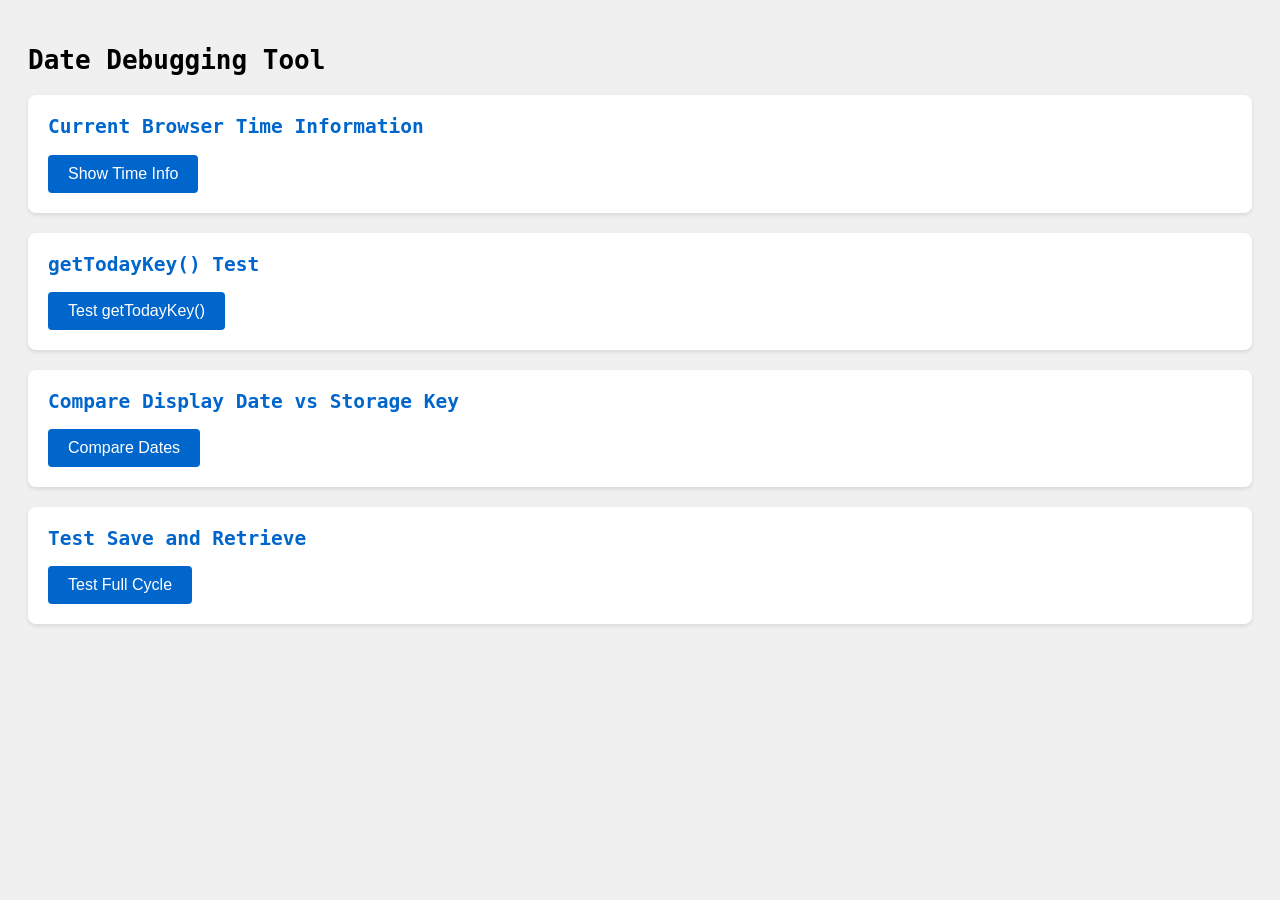
<file: date-test.html>
<!DOCTYPE html>
<html>
<head>
    <title>Date Debug Test</title>
    <style>
        body {
            font-family: monospace;
            padding: 20px;
            background: #f0f0f0;
        }
        .test-section {
            background: white;
            padding: 20px;
            margin: 20px 0;
            border-radius: 8px;
            box-shadow: 0 2px 4px rgba(0,0,0,0.1);
        }
        .result {
            background: #e8f4f8;
            padding: 10px;
            margin: 10px 0;
            border-left: 4px solid #0066cc;
        }
        h2 {
            color: #0066cc;
            margin-top: 0;
        }
        button {
            background: #0066cc;
            color: white;
            border: none;
            padding: 10px 20px;
            border-radius: 4px;
            cursor: pointer;
            font-size: 16px;
        }
        button:hover {
            background: #0052a3;
        }
    </style>
</head>
<body>
    <h1>Date Debugging Tool</h1>

    <div class="test-section">
        <h2>Current Browser Time Information</h2>
        <button onclick="showTimeInfo()">Show Time Info</button>
        <div id="timeInfo"></div>
    </div>

    <div class="test-section">
        <h2>getTodayKey() Test</h2>
        <button onclick="testGetTodayKey()">Test getTodayKey()</button>
        <div id="getTodayKeyResult"></div>
    </div>

    <div class="test-section">
        <h2>Compare Display Date vs Storage Key</h2>
        <button onclick="compareDisplayVsStorage()">Compare Dates</button>
        <div id="compareResult"></div>
    </div>

    <div class="test-section">
        <h2>Test Save and Retrieve</h2>
        <button onclick="testSaveRetrieve()">Test Full Cycle</button>
        <div id="testResult"></div>
    </div>

    <script>
        // Copy of the getTodayKey function from index.html
        function getTodayKey() {
            const today = new Date();
            const year = today.getFullYear();
            const month = String(today.getMonth() + 1).padStart(2, '0');
            const day = String(today.getDate()).padStart(2, '0');
            const dateKey = `${year}-${month}-${day}`;
            console.log('getTodayKey() called:', {
                fullDate: today.toString(),
                year, month, day,
                dateKey
            });
            return dateKey;
        }

        function showTimeInfo() {
            const now = new Date();
            const html = `
                <div class="result">
                    <strong>Raw Date Object:</strong><br>
                    ${now.toString()}<br><br>

                    <strong>Timezone Offset (minutes):</strong><br>
                    ${now.getTimezoneOffset()} (${now.getTimezoneOffset() / 60} hours)<br><br>

                    <strong>Date Components:</strong><br>
                    Year: ${now.getFullYear()}<br>
                    Month: ${now.getMonth() + 1} (${now.getMonth() + 1})<br>
                    Day: ${now.getDate()}<br>
                    Hours: ${now.getHours()}<br>
                    Minutes: ${now.getMinutes()}<br><br>

                    <strong>UTC Components:</strong><br>
                    UTC Year: ${now.getUTCFullYear()}<br>
                    UTC Month: ${now.getUTCMonth() + 1}<br>
                    UTC Day: ${now.getUTCDate()}<br>
                    UTC Hours: ${now.getUTCHours()}<br>

                    <strong>ISO String:</strong><br>
                    ${now.toISOString()}<br><br>

                    <strong>Local Date String:</strong><br>
                    ${now.toLocaleDateString('en-US', {
                        weekday: 'long',
                        year: 'numeric',
                        month: 'long',
                        day: 'numeric'
                    })}
                </div>
            `;
            document.getElementById('timeInfo').innerHTML = html;
        }

        function testGetTodayKey() {
            const result = getTodayKey();
            const html = `
                <div class="result">
                    <strong>getTodayKey() returned:</strong><br>
                    ${result}<br><br>

                    <strong>Expected format:</strong><br>
                    YYYY-MM-DD<br><br>

                    <strong>Check console for debug log</strong>
                </div>
            `;
            document.getElementById('getTodayKeyResult').innerHTML = html;
        }

        function compareDisplayVsStorage() {
            const now = new Date();
            const displayDate = now.toLocaleDateString('en-US', {
                weekday: 'long',
                year: 'numeric',
                month: 'long',
                day: 'numeric'
            });
            const storageKey = getTodayKey();

            // Parse the storage key back to display format
            const [year, month, day] = storageKey.split('-').map(Number);
            const parsedDate = new Date(year, month - 1, day);
            const parsedDisplay = parsedDate.toLocaleDateString('en-US', {
                weekday: 'long',
                year: 'numeric',
                month: 'long',
                day: 'numeric'
            });

            const match = displayDate === parsedDisplay ? '✅ MATCH' : '❌ MISMATCH';

            const html = `
                <div class="result">
                    <strong>Display Date (from updateDate function):</strong><br>
                    ${displayDate}<br><br>

                    <strong>Storage Key (from getTodayKey):</strong><br>
                    ${storageKey}<br><br>

                    <strong>Storage Key Parsed Back to Display:</strong><br>
                    ${parsedDisplay}<br><br>

                    <strong>Result:</strong><br>
                    ${match}
                </div>
            `;
            document.getElementById('compareResult').innerHTML = html;
        }

        function testSaveRetrieve() {
            const testData = {
                timestamp: new Date().toString(),
                testValue: 'Test entry at ' + new Date().toLocaleTimeString()
            };

            const dateKey = getTodayKey();

            // Save to localStorage
            let history = JSON.parse(localStorage.getItem('testHistory') || '{}');
            history[dateKey] = testData;
            localStorage.setItem('testHistory', JSON.stringify(history));

            // Retrieve and parse
            const retrieved = JSON.parse(localStorage.getItem('testHistory'));
            const dates = Object.keys(retrieved);

            let resultsHTML = '<div class="result">';
            resultsHTML += `<strong>Saved with key:</strong> ${dateKey}<br><br>`;
            resultsHTML += `<strong>All keys in storage:</strong><br>`;
            dates.forEach(key => {
                const [year, month, day] = key.split('-').map(Number);
                const dateObj = new Date(year, month - 1, day);
                const displayDate = dateObj.toLocaleDateString('en-US', {
                    weekday: 'long',
                    year: 'numeric',
                    month: 'long',
                    day: 'numeric'
                });
                resultsHTML += `${key} → ${displayDate}<br>`;
            });
            resultsHTML += `<br><strong>Full stored data:</strong><br>`;
            resultsHTML += `<pre>${JSON.stringify(retrieved, null, 2)}</pre>`;
            resultsHTML += '</div>';

            document.getElementById('testResult').innerHTML = resultsHTML;
        }
    </script>
</body>
</html>
</file>
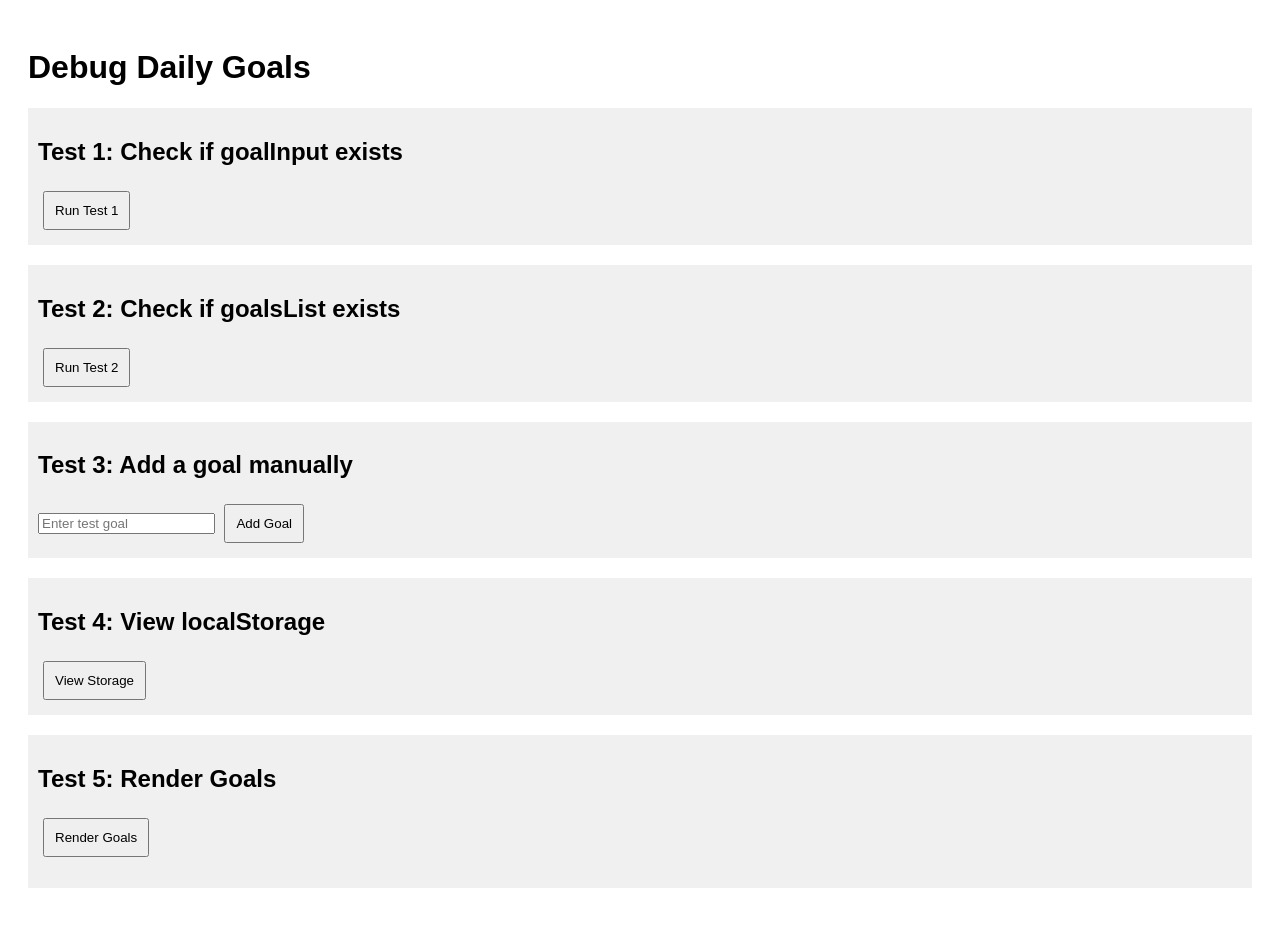
<file: test-debug.html>
<!DOCTYPE html>
<html>
<head>
    <title>Debug Goals</title>
    <style>
        body { font-family: Arial; padding: 20px; }
        .test { margin: 20px 0; padding: 10px; background: #f0f0f0; }
        button { margin: 5px; padding: 10px; }
    </style>
</head>
<body>
    <h1>Debug Daily Goals</h1>

    <div class="test">
        <h2>Test 1: Check if goalInput exists</h2>
        <button onclick="test1()">Run Test 1</button>
        <div id="result1"></div>
    </div>

    <div class="test">
        <h2>Test 2: Check if goalsList exists</h2>
        <button onclick="test2()">Run Test 2</button>
        <div id="result2"></div>
    </div>

    <div class="test">
        <h2>Test 3: Add a goal manually</h2>
        <input type="text" id="testGoalInput" placeholder="Enter test goal">
        <button onclick="test3()">Add Goal</button>
        <div id="result3"></div>
    </div>

    <div class="test">
        <h2>Test 4: View localStorage</h2>
        <button onclick="test4()">View Storage</button>
        <div id="result4"></div>
    </div>

    <div class="test">
        <h2>Test 5: Render Goals</h2>
        <button onclick="test5()">Render Goals</button>
        <ul id="testGoalsList"></ul>
    </div>

    <script>
        function getTodayKey() {
            const today = new Date();
            return today.toISOString().split('T')[0];
        }

        function test1() {
            const input = document.getElementById('testGoalInput');
            document.getElementById('result1').innerHTML = input ?
                '✅ Input element found!' :
                '❌ Input element NOT found!';
        }

        function test2() {
            const list = document.getElementById('testGoalsList');
            document.getElementById('result2').innerHTML = list ?
                '✅ Goals list element found!' :
                '❌ Goals list element NOT found!';
        }

        function test3() {
            const input = document.getElementById('testGoalInput');
            const goalText = input.value.trim();

            if (!goalText) {
                document.getElementById('result3').innerHTML = '❌ Please enter a goal!';
                return;
            }

            const goals = JSON.parse(localStorage.getItem('dailyGoals') || '{}');
            const todayKey = getTodayKey();

            if (!goals[todayKey]) {
                goals[todayKey] = [];
            }

            const newGoal = {
                id: Date.now(),
                text: goalText,
                status: 'incomplete'
            };

            goals[todayKey].push(newGoal);
            localStorage.setItem('dailyGoals', JSON.stringify(goals));

            document.getElementById('result3').innerHTML =
                `✅ Goal added! Total goals today: ${goals[todayKey].length}`;
            input.value = '';
        }

        function test4() {
            const goals = JSON.parse(localStorage.getItem('dailyGoals') || '{}');
            const todayKey = getTodayKey();
            const todayGoals = goals[todayKey] || [];

            document.getElementById('result4').innerHTML = `
                <strong>Today's date key:</strong> ${todayKey}<br>
                <strong>Goals today:</strong> ${todayGoals.length}<br>
                <strong>Raw data:</strong><br>
                <pre>${JSON.stringify(goals, null, 2)}</pre>
            `;
        }

        function test5() {
            const goals = JSON.parse(localStorage.getItem('dailyGoals') || '{}');
            const todayKey = getTodayKey();
            const todayGoals = goals[todayKey] || [];

            const goalsList = document.getElementById('testGoalsList');
            goalsList.innerHTML = '';

            if (todayGoals.length === 0) {
                goalsList.innerHTML = '<li>No goals for today yet!</li>';
                return;
            }

            todayGoals.forEach(goal => {
                const li = document.createElement('li');
                li.textContent = `${goal.text} - Status: ${goal.status}`;
                goalsList.appendChild(li);
            });
        }
    </script>
</body>
</html>
</file>
<file: journal.css>
/* Journal's existing purple-blue palette, with clearer navigation and room to write. */
:root {
    --journal-blue: #667eea;
    --journal-purple: #764ba2;
    --journal-text: #333;
    --journal-muted: #626574;
    --journal-border: #e5e7f0;
    --journal-soft: #f8f9fc;
}

[hidden] { display: none !important; }

body { color: var(--journal-text); line-height: 1.5; }
.container { max-width: 1320px; padding: 32px; }
button, input, select, textarea { font-family: inherit; }
button { touch-action: manipulation; }
button:disabled { opacity: .45; cursor: default; }
button:focus-visible, a:focus-visible, input:focus-visible, select:focus-visible,
textarea:focus-visible, [contenteditable]:focus-visible, [tabindex]:focus-visible,
summary:focus-visible {
    outline: 3px solid var(--journal-purple);
    outline-offset: 3px;
}

.app-header { text-align: center; padding: 4px 0 24px; }
.app-title-row h1 { font-size: 34px; letter-spacing: -.8px; margin-bottom: 2px; }
.app-kicker { color: var(--journal-muted); font-size: 14px; margin: 2px 0 8px; }
.app-header .date { color: #747685; font-size: 13px; margin: 0; }
.nav-buttons {
    display: grid;
    grid-template-columns: repeat(3, minmax(0, 1fr));
    gap: 6px;
    max-width: 720px;
    margin: 0 auto 24px;
    padding: 6px;
    background: #f0eff8;
    border: 1px solid #e5e2f0;
    border-radius: 12px;
    overflow: visible;
}
.nav-btn {
    min-width: 0;
    padding: 12px 16px;
    min-height: 46px;
    color: #59596d;
    font-size: 14px;
    font-weight: 600;
    background: transparent;
    border-radius: 8px;
    white-space: normal;
}
.nav-btn:hover { background: #e4e2f3; color: #543875; }
.nav-btn.active { color: white; background: var(--journal-purple); box-shadow: 0 3px 9px #764ba225; }
.goal-subnav { display: flex; flex-wrap: wrap; gap: 7px; margin: 0 0 20px; }
.goal-view-btn {
    padding: 8px 15px;
    min-height: 40px;
    border: 1px solid var(--journal-border);
    border-radius: 8px;
    background: white;
    color: #626574;
    font-size: 13px;
    font-weight: 600;
    cursor: pointer;
}
.goal-view-btn:hover { border-color: var(--journal-blue); color: #4d5fc0; }
.goal-view-btn.active { background: #eef0ff; border-color: #cbd1f8; color: #4c5db8; }
.category-header { border-radius: 10px; gap: 14px; flex-wrap: wrap; }
.category-header h2 { line-height: 1.3; }
.goal-toolbar-controls { margin-left: auto; }
.goals-section > .category-header { margin-top: 0; }
.goal-item { gap: 12px; }
.goal-item .goal-text, .recurring-goal-item .goal-text { overflow-wrap: anywhere; min-width: 0; }
.goal-actions { flex-wrap: wrap; }
.goal-input, .recurring-input, .notes-textarea { font-size: 16px; }
.journal-rich-input, .journal-entry-content, .multi-journal-content { overflow-wrap: anywhere; }
.journal-entry-content { line-height: 1.75; }
.journal-save-status { font-size: 13px; margin: 10px 0; }
.journal-rich-input { line-height: 1.75; }

.gratitude-intro { color: var(--journal-muted); margin: -2px 0 22px; max-width: 690px; }
.gratitude-workspace {
    border: 1px solid var(--journal-border);
    border-left: 4px solid var(--journal-blue);
    border-radius: 12px;
    background: var(--journal-soft);
    padding: 24px;
}
.gratitude-heading-row { display: flex; justify-content: space-between; align-items: center; flex-wrap: wrap; gap: 16px; margin-bottom: 24px; }
.gratitude-heading-row h3 { font-size: 19px; font-weight: 650; line-height: 1.4; }
.gratitude-date-controls { display: flex; align-items: center; flex-wrap: wrap; gap: 7px; }
.gratitude-date-controls input {
    border: 1px solid #ccd0e0;
    border-radius: 7px;
    padding: 8px 10px;
    background: white;
    color: #454756;
    min-height: 40px;
    font-size: 14px;
    max-width: 100%;
    min-width: 0;
}
.gratitude-date-controls button, .btn-small {
    border: 1px solid #d8dbea;
    border-radius: 7px;
    background: white;
    color: #555c82;
    min-height: 38px;
    padding: 7px 12px;
    font-size: 13px;
    font-weight: 600;
    cursor: pointer;
}
.gratitude-date-controls button:hover:not(:disabled), .btn-small:hover { background: #eeeffb; border-color: #bdc4ed; }
.btn-small.danger, .btn-small.delete { color: #ba3547; }
.gratitude-prompts { display: grid; grid-template-columns: repeat(3, minmax(0, 1fr)); gap: 16px; }
.gratitude-prompt {
    min-width: 0;
    background: white;
    border: 1px solid var(--journal-border);
    padding: 20px;
    border-radius: 10px;
    display: flex;
    flex-direction: column;
    align-items: flex-start;
}
.prompt-number {
    display: inline-flex;
    align-items: center;
    justify-content: center;
    width: 30px;
    height: 30px;
    border-radius: 9px;
    margin-bottom: 14px;
    background: #eeeffc;
    color: #5869c4;
    font-size: 12px;
    font-weight: 700;
}
.gratitude-prompt:nth-child(2) .prompt-number { background: #f2ecf8; color: var(--journal-purple); }
.gratitude-prompt:nth-child(3) .prompt-number { background: #eaf2f7; color: #41738a; }
.gratitude-prompt label, .gratitude-prompt h4 { font-size: 16px; font-weight: 650; color: #383b4c; margin-bottom: 7px; }
.gratitude-prompt p { color: var(--journal-muted); font-size: 13px; line-height: 1.6; margin-bottom: 16px; min-height: 42px; }
.gratitude-prompt textarea {
    width: 100%;
    min-height: 160px;
    margin-top: auto;
    padding: 13px;
    border: 1px solid #d8dce8;
    border-radius: 8px;
    background: #fdfdff;
    color: #383b4c;
    font-size: 16px;
    line-height: 1.65;
    resize: vertical;
}
.gratitude-prompt textarea::placeholder { color: #858997; opacity: 1; }
.gratitude-prompt textarea:focus { border-color: var(--journal-blue); background: white; }
.gratitude-footer { display: flex; flex-wrap: wrap; align-items: center; justify-content: space-between; gap: 12px; margin-top: 20px; }
.gratitude-footer > div { display: flex; flex-wrap: wrap; align-items: center; gap: 12px; }
#gratitudeProgress { color: #5b5f72; font-size: 13px; font-weight: 600; }
#gratitudeSaveStatus { color: #5c6472; font-size: 13px; }
.gratitude-footer .save-journal-btn { margin: 0; }
.gratitude-history { margin-top: 32px; }
.gratitude-history > header, .gratitude-history-header {
    display: flex;
    justify-content: space-between;
    align-items: center;
    gap: 14px;
    flex-wrap: wrap;
    margin-bottom: 18px;
}
.gratitude-history h3 { font-size: 18px; }
.entry-search {
    width: min(100%, 310px);
    border: 1px solid #d8dce8;
    border-radius: 8px;
    padding: 10px 12px;
    font-size: 15px;
    background: white;
    color: #454756;
}
.gratitude-entry-card { border: 1px solid var(--journal-border); border-radius: 10px; padding: 20px; margin-bottom: 16px; }
.gratitude-entry-header { display: flex; justify-content: space-between; align-items: center; flex-wrap: wrap; gap: 12px; padding-bottom: 16px; border-bottom: 1px solid #eceef5; margin-bottom: 16px; }
.gratitude-entry-header time { color: #565b84; font-size: 14px; font-weight: 650; }
.gratitude-entry-header .journal-entry-actions { display: flex; flex-wrap: wrap; gap: 7px; }
.gratitude-entry-grid { display: grid; grid-template-columns: repeat(3, minmax(0, 1fr)); gap: 24px; }
.gratitude-entry-answer { min-width: 0; }
.gratitude-entry-answer h4 { color: #656779; font-size: 12px; letter-spacing: .04em; margin-bottom: 7px; }
.gratitude-entry-answer p { font-size: 14px; line-height: 1.75; color: #454756; white-space: pre-wrap; overflow-wrap: anywhere; }
.gratitude-entry-answer p.empty { color: #9093a0; font-style: italic; }
.empty-state { padding: 32px 20px; text-align: center; color: var(--journal-muted); background: var(--journal-soft); border: 1px dashed #daddeb; border-radius: 10px; }
.empty-state h4 { color: #484d68; margin-bottom: 6px; font-size: 15px; }
.empty-state p { font-size: 14px; }

.app-footer { margin-top: 32px; padding-top: 20px; border-top: 1px solid #ececf3; color: #757886; font-size: 12px; }
.backup-footer summary { cursor: pointer; color: #5b628a; font-size: 13px; font-weight: 600; width: fit-content; }
.backup-footer p { margin: 12px 0; max-width: 700px; }
.backup-footer .backup-actions { display: flex; flex-wrap: wrap; gap: 8px; align-items: center; }
.backup-footer button { margin: 0 7px 7px 0; }
.backup-message { margin-top: 10px; color: #555c76; }

.section-heading-actions, .entry-tools { display: flex; align-items: center; justify-content: space-between; flex-wrap: wrap; gap: 12px; }
.section-heading-actions h2 { flex: 1; }
.category-header .entry-tools button, .category-header .section-heading-actions button {
    border: 1px solid #ffffff70;
    background: #ffffff20;
    color: white;
}
.category-header .entry-tools button:hover, .category-header .section-heading-actions button:hover { background: #ffffff35; }
#exportDialog {
    width: min(520px, calc(100vw - 32px));
    max-height: calc(100dvh - 40px);
    margin: auto;
    padding: 28px;
    border: 1px solid #dfdcea;
    border-radius: 16px;
    background: white;
    color: var(--journal-text);
    box-shadow: 0 24px 80px #30204445;
    overflow-y: auto;
}
#exportDialog::backdrop { background: #2e214c77; backdrop-filter: blur(3px); }
#exportDialog h2 { font-size: 22px; margin-bottom: 8px; }
#exportDialog > p, #exportDialog form > p { font-size: 14px; color: var(--journal-muted); margin: 8px 0 20px; }
#exportDialog form { display: grid; gap: 16px; }
.export-dialog-header { display: flex; align-items: center; justify-content: space-between; gap: 16px; margin-bottom: 12px; }
.export-dialog-header h2 { margin: 0; }
.export-dialog-header button { border: 0; border-radius: 7px; background: #f0eef8; color: #68537e; width: 34px; height: 34px; cursor: pointer; font-size: 20px; }
.export-dialog-form > label { display: flex; flex-direction: column; gap: 6px; font-size: 13px; font-weight: 600; color: #4e5266; }
.export-field { display: flex; flex-direction: column; gap: 6px; min-width: 0; }
.export-field label, label.export-field { font-size: 13px; color: #4e5266; font-weight: 600; }
#exportDialog input, #exportDialog select {
    width: 100%;
    min-width: 0;
    min-height: 42px;
    padding: 9px 11px;
    border: 1px solid #cfd3e1;
    border-radius: 7px;
    background: white;
    color: #373b50;
    font-size: 15px;
}
#exportDialog input[type="checkbox"] { width: 17px; min-height: auto; height: 17px; accent-color: var(--journal-purple); }
.export-date-range, .export-dialog-grid { display: grid; grid-template-columns: minmax(0, 1fr) minmax(0, 1fr); gap: 12px; }
.export-dialog-grid > label { display: flex; flex-direction: column; gap: 6px; font-size: 13px; font-weight: 600; color: #4e5266; }
.export-actions, .export-dialog-actions { display: flex; align-items: center; justify-content: flex-end; flex-wrap: wrap; gap: 9px; margin-top: 8px; }
.export-actions button, .export-dialog-actions button { min-height: 42px; margin: 0; }
.export-preview { color: var(--journal-muted); font-size: 13px; line-height: 1.6; padding: 12px 14px; border-radius: 8px; background: #f4f3fa; }
.export-error { color: #b33047; font-size: 13px; margin: 0; }

@media (max-width: 960px) {
    .gratitude-prompts { grid-template-columns: 1fr; }
    .gratitude-prompt { padding: 18px; }
    .gratitude-prompt p { min-height: 0; margin-bottom: 12px; }
    .gratitude-prompt textarea { min-height: 115px; }
    .prompt-number { margin-bottom: 10px; }
    .gratitude-entry-grid { grid-template-columns: 1fr; gap: 16px; }
    .goal-toolbar-controls { flex: 1 1 100%; margin: 0; }
    .category-header h2 { flex: 1 1 100%; }
}

@media (max-width: 600px) {
    body { padding: 0; }
    .container { padding: 18px 14px; width: 100%; border-radius: 0; }
    .app-header { padding: 4px 0 20px; text-align: left; }
    .app-title-row h1 { text-align: left; font-size: 30px; }
    .app-kicker { font-size: 13px; }
    .app-header .date { text-align: left; font-size: 12px; }
    .nav-buttons { padding: 4px; gap: 3px; margin-bottom: 18px; }
    .nav-btn { font-size: 12px; line-height: 1.3; padding: 10px 5px; min-height: 45px; }
    .goal-subnav { gap: 6px; margin-bottom: 16px; }
    .goal-view-btn { flex: 1 1 auto; padding: 8px 10px; font-size: 12px; }
    .goal-toolbar-controls { margin-top: 0; gap: 8px; }
    .goal-filter-select, .goal-toolbar-toggle { min-width: 0; font-size: 12px; padding: 8px; }
    .goal-options-row { gap: 8px; }
    .category-header { gap: 12px; }
    .gratitude-workspace { padding: 16px; }
    .gratitude-intro { font-size: 14px; margin-bottom: 18px; }
    .gratitude-heading-row { margin-bottom: 18px; gap: 12px; }
    .gratitude-heading-row h3 { font-size: 16px; }
    .gratitude-date-controls { width: 100%; gap: 5px; }
    .gratitude-date-controls input { flex: 1 1 120px; width: 130px; font-size: 13px; padding: 7px; }
    .gratitude-date-controls button { padding: 7px 9px; font-size: 12px; }
    .gratitude-prompts { gap: 12px; }
    .gratitude-prompt { padding: 15px; }
    .gratitude-prompt textarea { padding: 11px; }
    .gratitude-footer { align-items: flex-start; }
    .gratitude-footer .save-journal-btn { width: 100%; }
    .gratitude-history { margin-top: 26px; }
    .gratitude-history > header, .gratitude-history-header { align-items: stretch; }
    .entry-search { width: 100%; }
    .gratitude-entry-card { padding: 16px; }
    .gratitude-entry-header { gap: 9px; }
    .gratitude-entry-header .journal-entry-actions { width: auto; }
    .gratitude-entry-header time { font-size: 13px; }
    .calendar-grid { grid-template-columns: repeat(7, minmax(0, 1fr)); gap: 3px; }
    .calendar-day { min-width: 0; min-height: 60px; padding: 7px 3px; gap: 4px; }
    .calendar-day-number { font-size: 12px; }
    .calendar-badge { max-width: 100%; font-size: 9px; padding: 1px 3px; overflow-wrap: anywhere; }
    .calendar-header { flex-wrap: wrap; gap: 10px; }
    .history-goal-item-edit, .history-goal-item { flex-wrap: wrap; min-width: 0; }
    .history-goal-text-input { min-width: 0; width: 100%; }
    .app-footer { margin-top: 26px; }
    #exportDialog { padding: 22px 18px; }
    .export-date-range, .export-dialog-grid { grid-template-columns: 1fr; }
    .export-actions button, .export-dialog-actions button { flex: 1; }
}

@media (prefers-reduced-motion: reduce) {
    *, *::before, *::after { scroll-behavior: auto !important; animation: none !important; transition: none !important; }
}

.header-export-btn {
    padding: 8px 14px;
    border: 1px solid #ffffff80;
    border-radius: 7px;
    background: #ffffff20;
    color: white;
    font-weight: 600;
    font-size: 13px;
    cursor: pointer;
}
.header-export-btn:hover { background: #ffffff35; }
.save-error, #gratitudeSaveStatus.save-error { color: #b33047; }
.gratitude-entry-answer .unanswered { color: #8a8c99; font-style: italic; }
button.calendar-day { text-align: left; font: inherit; color: inherit; }
@media (max-width: 600px) {
    .section-heading-actions h2 { flex: 1; }
    .header-export-btn { padding: 8px 10px; font-size: 12px; }
}
</file>
